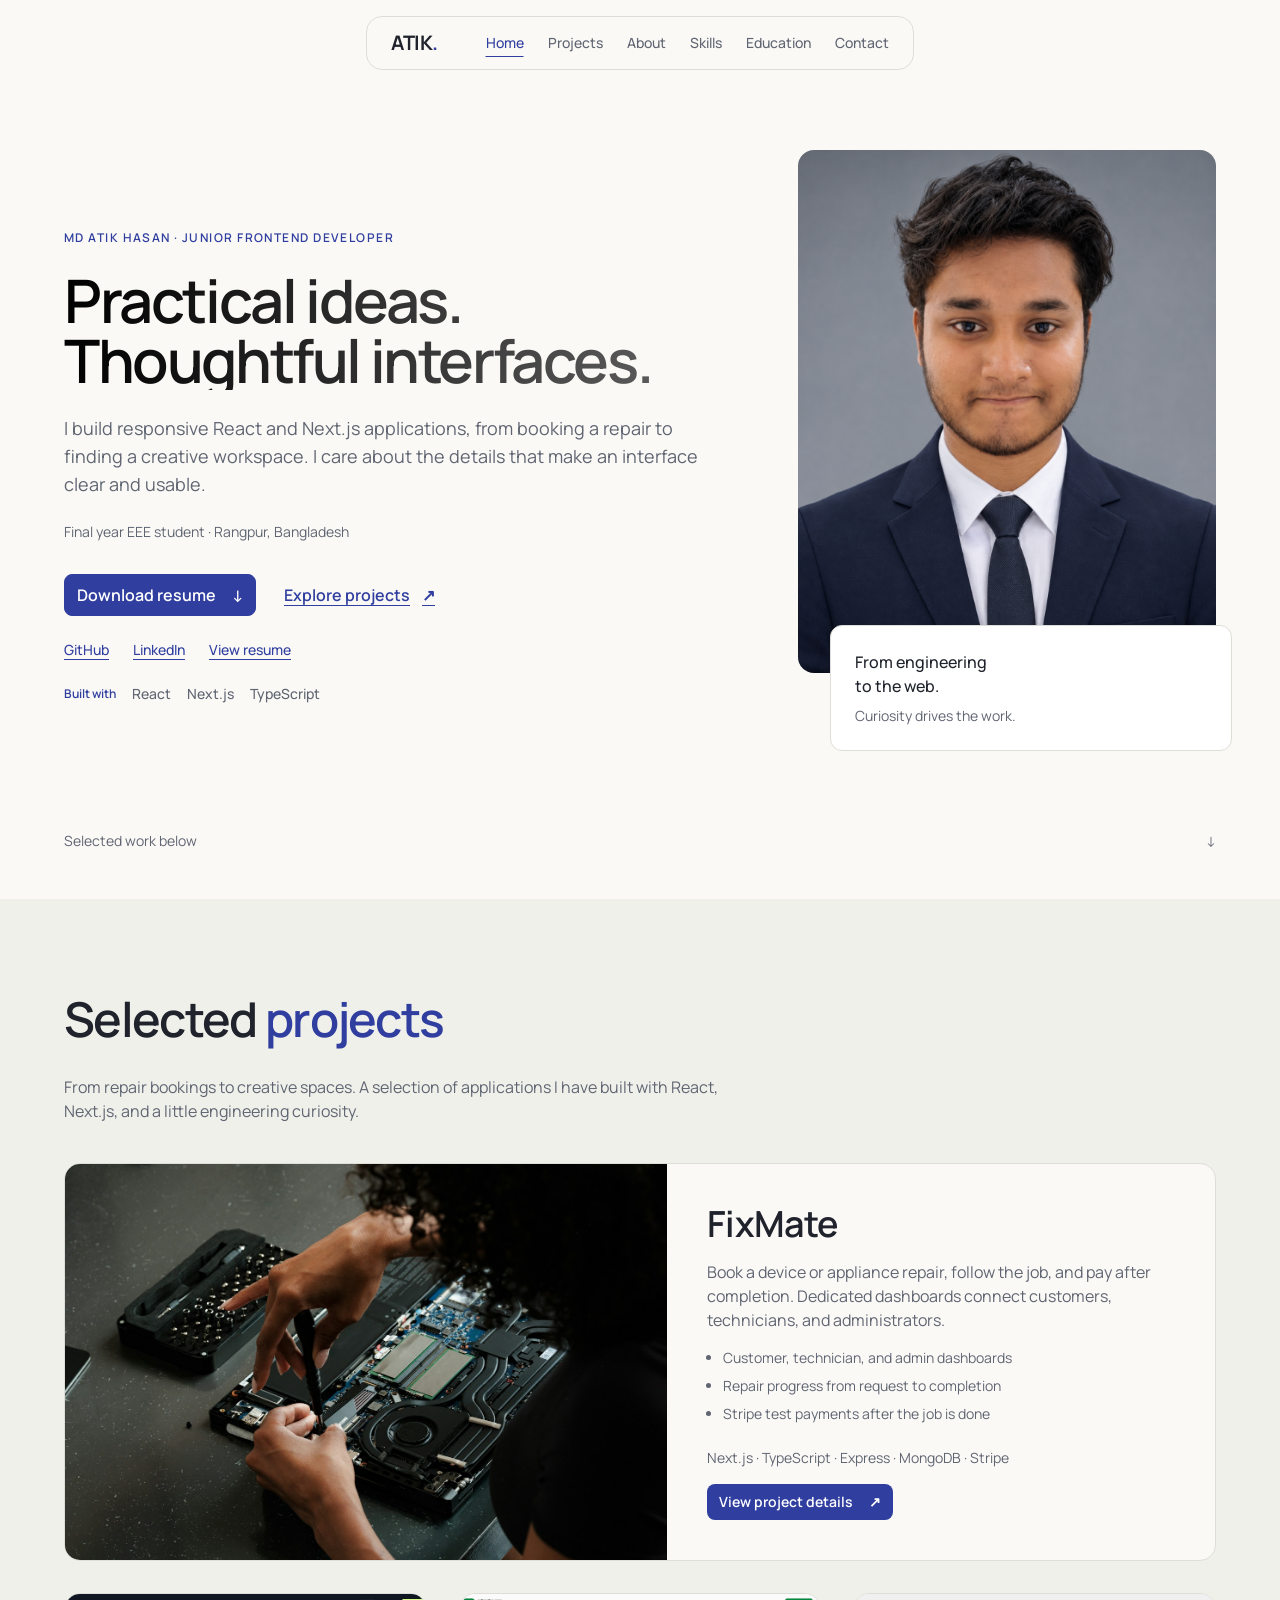
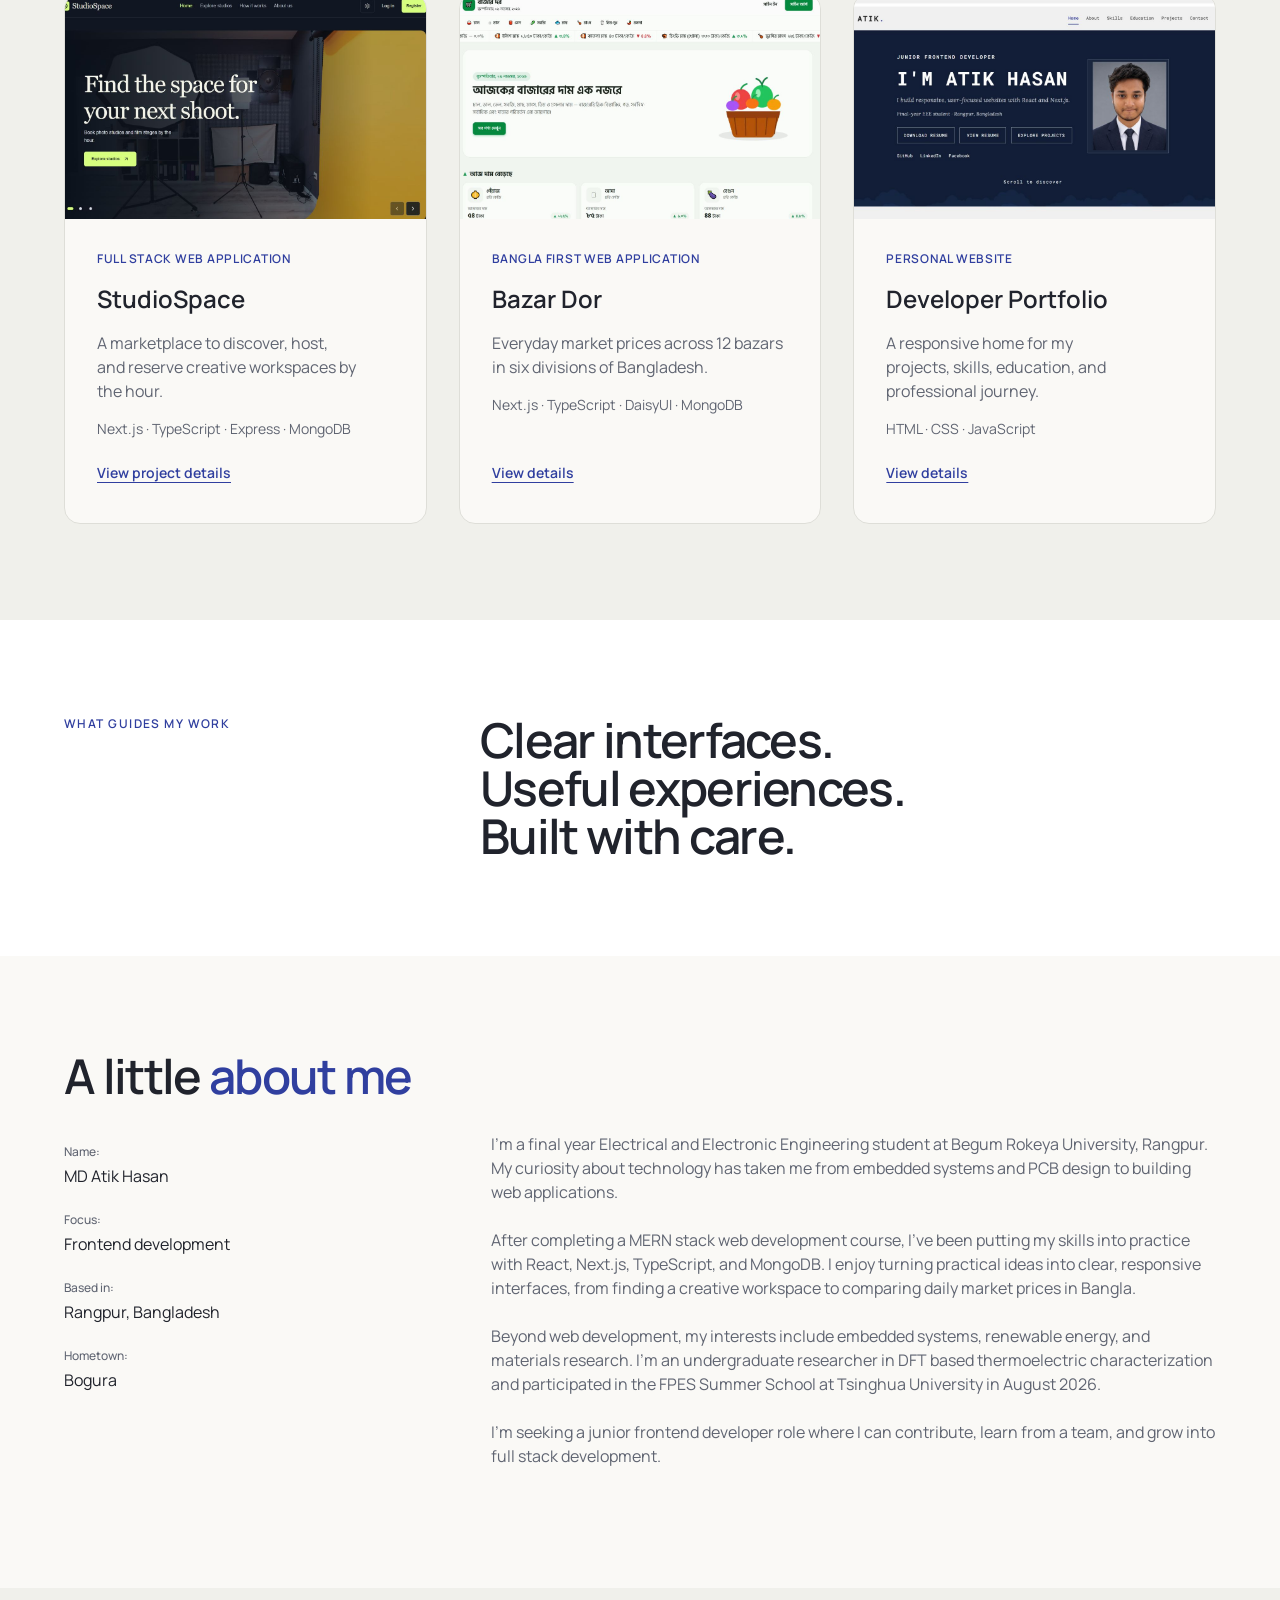
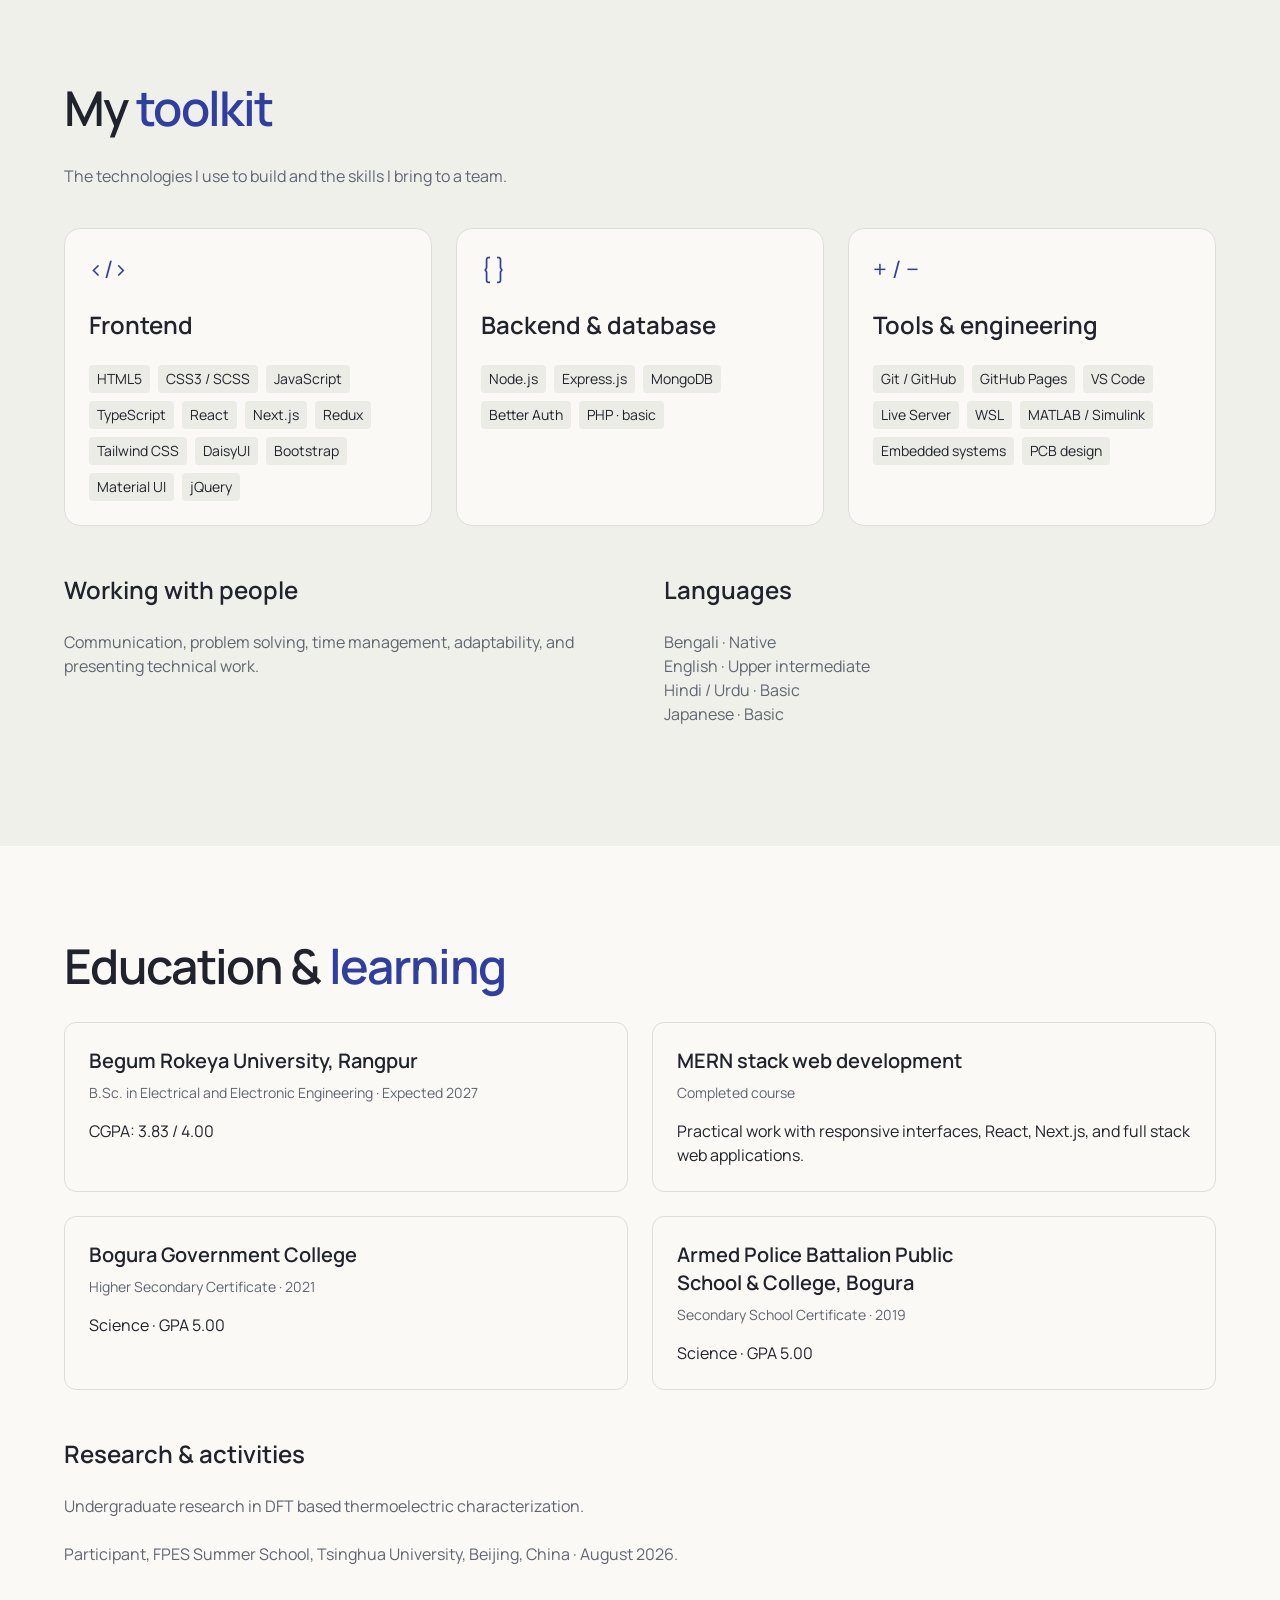
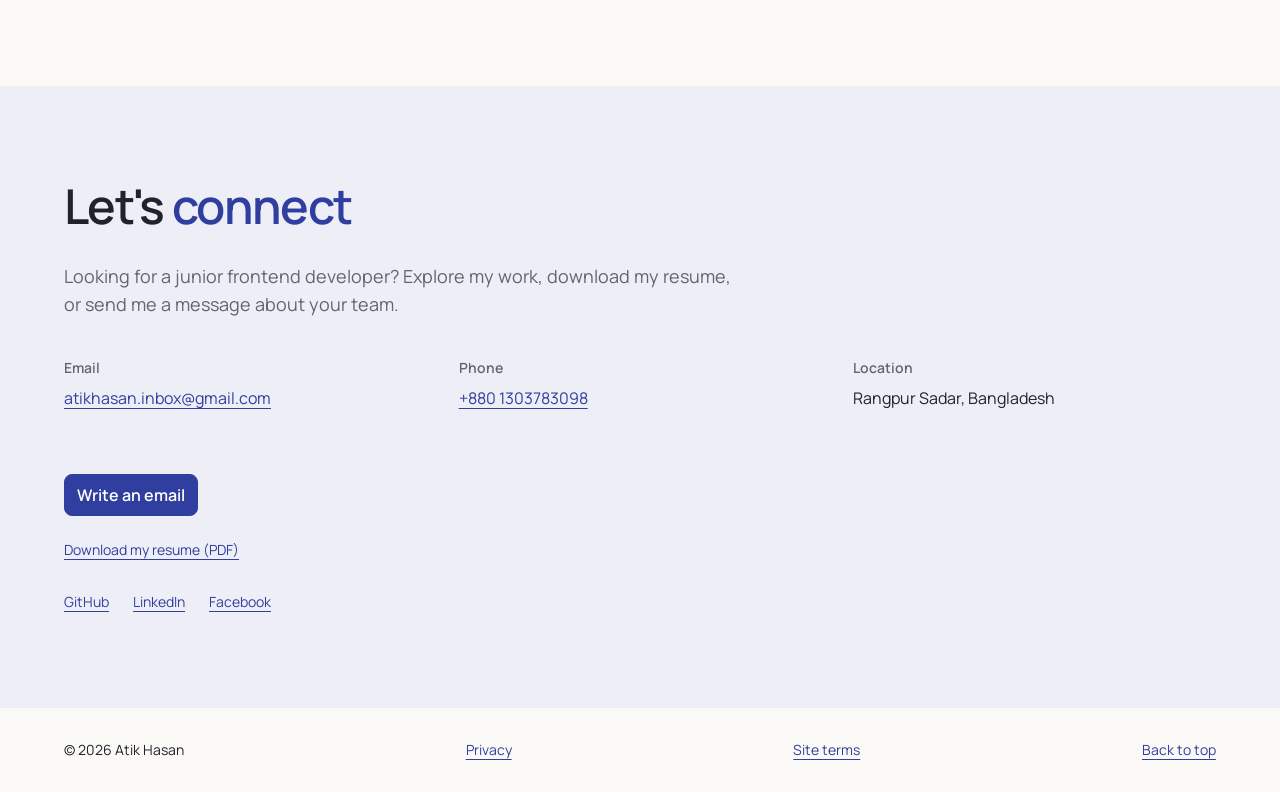
<file: index.html>
<!DOCTYPE html>
<html lang="en">
<head>
<meta charset="utf-8"><meta name="viewport" content="width=device-width, initial-scale=1">
<title>Atik Hasan | Junior Frontend Developer</title>
<meta name="description" content="Explore Atik Hasan's React and Next.js projects, including FixMate, StudioSpace, and Bazar Dor. Junior frontend developer based in Bangladesh.">
<meta property="og:title" content="Atik Hasan | Junior Frontend Developer"><meta property="og:description" content="Practical ideas, thoughtful interfaces. Explore my React and Next.js projects."><meta property="og:type" content="website"><meta property="og:url" content="https://atikhasandev.github.io/"><meta property="og:image" content="https://atikhasandev.github.io/img/portfolio/fixmate.jpg"><meta name="twitter:card" content="summary_large_image"><link rel="canonical" href="https://atikhasandev.github.io/">
<link rel="icon" href="assets/favicon.svg" type="image/svg+xml"><link rel="stylesheet" href="css/refresh.css"><script src="js/script.js" defer></script>
</head>
<body>
<a class="skip-link" href="#main-content">Skip to content</a>
<div class="main-content">
<header class="site-header"><a class="brand" href="#intro">ATIK<span class="color">.</span></a><button class="nav-toggle" aria-expanded="false" aria-controls="site-nav">Menu</button><nav id="site-nav" aria-label="Main navigation"><a href="#intro" aria-current="location">Home</a><a href="#portfolio">Projects</a><a href="#about">About</a><a href="#skills">Skills</a><a href="#resume">Education</a><a href="#contact">Contact</a></nav></header>
<main id="main-content" class="sections" tabindex="-1">
<section id="intro" class="section section-main" aria-labelledby="intro-title">
<div class="hero-layout"><div class="intro-text"><p class="eyebrow caption-3">MD Atik Hasan · Junior frontend developer</p><h1 id="intro-title" class="heading-1">Practical ideas.<br>Thoughtful interfaces.</h1><p class="hero-description body-3">I build responsive React and Next.js applications, from booking a repair to finding a creative workspace. I care about the details that make an interface clear and usable.</p><p class="hero-note caption-2">Final year EEE student · Rangpur, Bangladesh</p><div class="intro-btns"><a class="btn-custom button-md" href="assets/Atik_Hasan_Resume.pdf" download>Download resume <span aria-hidden="true">↓</span></a><a class="secondary-action button-md" href="#portfolio">Explore projects <span aria-hidden="true">↗</span></a></div><div class="hero-social social-links" aria-label="Professional profiles"><a href="https://github.com/AtikHasanDev">GitHub</a><a href="https://www.linkedin.com/in/atikhasan-">LinkedIn</a><a href="assets/resume.html">View resume</a></div><div class="hero-proof"><span class="caption-3">Built with</span><span class="title-4">React</span><span class="title-4">Next.js</span><span class="title-4">TypeScript</span></div></div><div class="hero-visual"><div class="portrait-frame"><img class="portrait" src="img/profile-professional.png" alt="Atik Hasan in a navy suit" width="1122" height="1402"></div><div class="portrait-caption"><span class="title-3">From engineering<br>to the web.</span><span class="caption-2">Curiosity drives the work.</span></div></div></div><a class="scroll-cue caption-2" href="#portfolio">Selected work below <span aria-hidden="true">↓</span></a>
</section><section id="portfolio" class="section" aria-labelledby="projects-title"><div class="section-block"><div class="section-header"><h2 class="heading-2" id="projects-title">Selected <strong class="color">projects</strong></h2></div><p class="section-lead">From repair bookings to creative spaces. A selection of applications I have built with React, Next.js, and a little engineering curiosity.</p><div class="project-grid"><article class="project-card featured-project"><a class="project-image-link" href="projects/fixmate.html" aria-label="Explore FixMate"><img src="img/portfolio/fixmate.jpg" alt="Device repair workbench featured in FixMate" loading="lazy" width="1536" height="1024"></a><div class="project-content"><h3 class="heading-5">FixMate</h3><p>Book a device or appliance repair, follow the job, and pay after completion. Dedicated dashboards connect customers, technicians, and administrators.</p><ul class="project-highlights"><li>Customer, technician, and admin dashboards</li><li>Repair progress from request to completion</li><li>Stripe test payments after the job is done</li></ul><p class="project-stack caption-2">Next.js · TypeScript · Express · MongoDB · Stripe</p><a class="detail-link button-sm" href="projects/fixmate.html">View project details <span aria-hidden="true">↗</span><span class="sr-only"> about FixMate</span></a></div></article>
<article class="project-card"><img src="img/portfolio/studiospace.jpg" alt="StudioSpace creative studio marketplace homepage" loading="lazy" width="1280" height="720"><div class="project-content"><p class="project-type">Full stack web application</p><h3>StudioSpace</h3><p>A marketplace to discover, host, and reserve creative workspaces by the hour.</p><p class="project-stack">Next.js · TypeScript · Express · MongoDB</p><a class="detail-link" href="projects/studiospace.html">View project details<span class="sr-only"> about StudioSpace</span></a></div></article>
<article class="project-card"><img src="img/portfolio/bazardor.jpg" alt="Bazar Dor Bangla market price tracker homepage" loading="lazy" width="1280" height="720"><div class="project-content"><p class="project-type">Bangla first web application</p><h3>Bazar Dor</h3><p>Everyday market prices across 12 bazars in six divisions of Bangladesh.</p><p class="project-stack">Next.js · TypeScript · DaisyUI · MongoDB</p><a class="detail-link" href="projects/bazardor.html">View details<span class="sr-only"> about Bazar Dor</span></a></div></article>
<article class="project-card"><img src="img/portfolio/portfolio.jpg" alt="Atik Hasan developer portfolio homepage" loading="lazy" width="1280" height="720"><div class="project-content"><p class="project-type">Personal website</p><h3>Developer Portfolio</h3><p>A responsive home for my projects, skills, education, and professional journey.</p><p class="project-stack">HTML · CSS · JavaScript</p><a class="detail-link" href="projects/portfolio.html">View details<span class="sr-only"> about Developer Portfolio</span></a></div></article>
</div></div></section><section class="section tagline-section" aria-labelledby="tagline-title"><div class="section-block"><p class="eyebrow caption-3">What guides my work</p><h2 class="heading-2 tagline" id="tagline-title"><span>Clear</span> <span>interfaces.</span><br><span>Useful</span> <span>experiences.</span><br><span>Built</span> <span>with</span> <span>care.</span></h2></div></section>
<section id="about" class="section" aria-labelledby="about-title"><div class="section-block"><div class="section-header"><h2 class="heading-2" id="about-title">A little <strong class="color">about me</strong></h2></div><div class="about-layout"><ul class="info-list"><li><strong>Name:</strong> <span>MD Atik Hasan</span></li><li><strong>Focus:</strong> <span>Frontend development</span></li><li><strong>Based in:</strong> <span>Rangpur, Bangladesh</span></li><li><strong>Hometown:</strong> <span>Bogura</span></li></ul><div class="about-text"><p>I'm a final year Electrical and Electronic Engineering student at Begum Rokeya University, Rangpur. My curiosity about technology has taken me from embedded systems and PCB design to building web applications.</p><p>After completing a MERN stack web development course, I've been putting my skills into practice with React, Next.js, TypeScript, and MongoDB. I enjoy turning practical ideas into clear, responsive interfaces, from finding a creative workspace to comparing daily market prices in Bangla.</p><p>Beyond web development, my interests include embedded systems, renewable energy, and materials research. I'm an undergraduate researcher in DFT based thermoelectric characterization and participated in the FPES Summer School at Tsinghua University in August 2026.</p><p>I'm seeking a junior frontend developer role where I can contribute, learn from a team, and grow into full stack development.</p></div></div></div></section>
<section id="skills" class="section" aria-labelledby="skills-title"><div class="section-block"><div class="section-header"><h2 class="heading-2" id="skills-title">My <strong class="color">toolkit</strong></h2></div><p class="section-lead">The technologies I use to build and the skills I bring to a team.</p><div class="skill-grid">
<article class="skill-category"><span class="skill-symbol" aria-hidden="true">&lt;/&gt;</span><h3>Frontend</h3><ul class="skill-tags"><li>HTML5</li><li>CSS3 / SCSS</li><li>JavaScript</li><li>TypeScript</li><li>React</li><li>Next.js</li><li>Redux</li><li>Tailwind CSS</li><li>DaisyUI</li><li>Bootstrap</li><li>Material UI</li><li>jQuery</li></ul></article>
<article class="skill-category"><span class="skill-symbol" aria-hidden="true">{ }</span><h3>Backend &amp; database</h3><ul class="skill-tags"><li>Node.js</li><li>Express.js</li><li>MongoDB</li><li>Better Auth</li><li>PHP · basic</li></ul></article>
<article class="skill-category"><span class="skill-symbol" aria-hidden="true">+ / −</span><h3>Tools &amp; engineering</h3><ul class="skill-tags"><li>Git / GitHub</li><li>GitHub Pages</li><li>VS Code</li><li>Live Server</li><li>WSL</li><li>MATLAB / Simulink</li><li>Embedded systems</li><li>PCB design</li></ul></article></div>
<div class="skills-extra"><div><h3>Working with people</h3><p>Communication, problem solving, time management, adaptability, and presenting technical work.</p></div><div><h3>Languages</h3><p>Bengali · Native<br>English · Upper intermediate<br>Hindi / Urdu · Basic<br>Japanese · Basic</p></div></div></div></section>
<section id="resume" class="section" aria-labelledby="education-title"><div class="section-block"><div class="section-header"><h2 class="heading-2" id="education-title">Education &amp; <strong class="color">learning</strong></h2></div><ul class="timeline">
<li><div class="timeline-content"><h3>Begum Rokeya University, Rangpur</h3><em>B.Sc. in Electrical and Electronic Engineering · Expected 2027</em><p>CGPA: 3.83 / 4.00</p></div></li>
<li><div class="timeline-content"><h3>MERN stack web development</h3><em>Completed course</em><p>Practical work with responsive interfaces, React, Next.js, and full stack web applications.</p></div></li>
<li><div class="timeline-content"><h3>Bogura Government College</h3><em>Higher Secondary Certificate · 2021</em><p>Science · GPA 5.00</p></div></li>
<li><div class="timeline-content"><h3>Armed Police Battalion Public School &amp; College, Bogura</h3><em>Secondary School Certificate · 2019</em><p>Science · GPA 5.00</p></div></li></ul>
<div class="research-note"><h3>Research &amp; activities</h3><p>Undergraduate research in DFT based thermoelectric characterization.</p><p>Participant, FPES Summer School, Tsinghua University, Beijing, China · August 2026.</p></div></div></section>

<section id="contact" class="section" aria-labelledby="contact-title"><div class="section-block"><div class="section-header"><h2 class="heading-2" id="contact-title">Let's <strong class="color">connect</strong></h2></div><p class="contact-intro">Looking for a junior frontend developer? Explore my work, download my resume, or send me a message about your team.</p><div class="contact-grid"><div><h3>Email</h3><a href="mailto:atikhasan.inbox@gmail.com">atikhasan.inbox@gmail.com</a></div><div><h3>Phone</h3><a href="tel:+8801303783098">+880 1303783098</a></div><div><h3>Location</h3><p>Rangpur Sadar, Bangladesh</p></div></div><a class="btn-custom btn-color" href="mailto:atikhasan.inbox@gmail.com">Write an email</a><p class="resume-link"><a href="assets/Atik_Hasan_Resume.pdf" download>Download my resume (PDF)</a></p><div class="social-links"><a href="https://github.com/AtikHasanDev">GitHub</a><a href="https://www.linkedin.com/in/atikhasan-">LinkedIn</a><a href="https://www.facebook.com/atikhasan.inbox">Facebook</a></div></div></section>
</main><footer class="site-footer"><p>© <span id="year">2026</span> Atik Hasan</p><a href="privacy.html">Privacy</a><a href="terms.html">Site terms</a><a href="#intro">Back to top</a></footer></div>
</body></html>
</file>
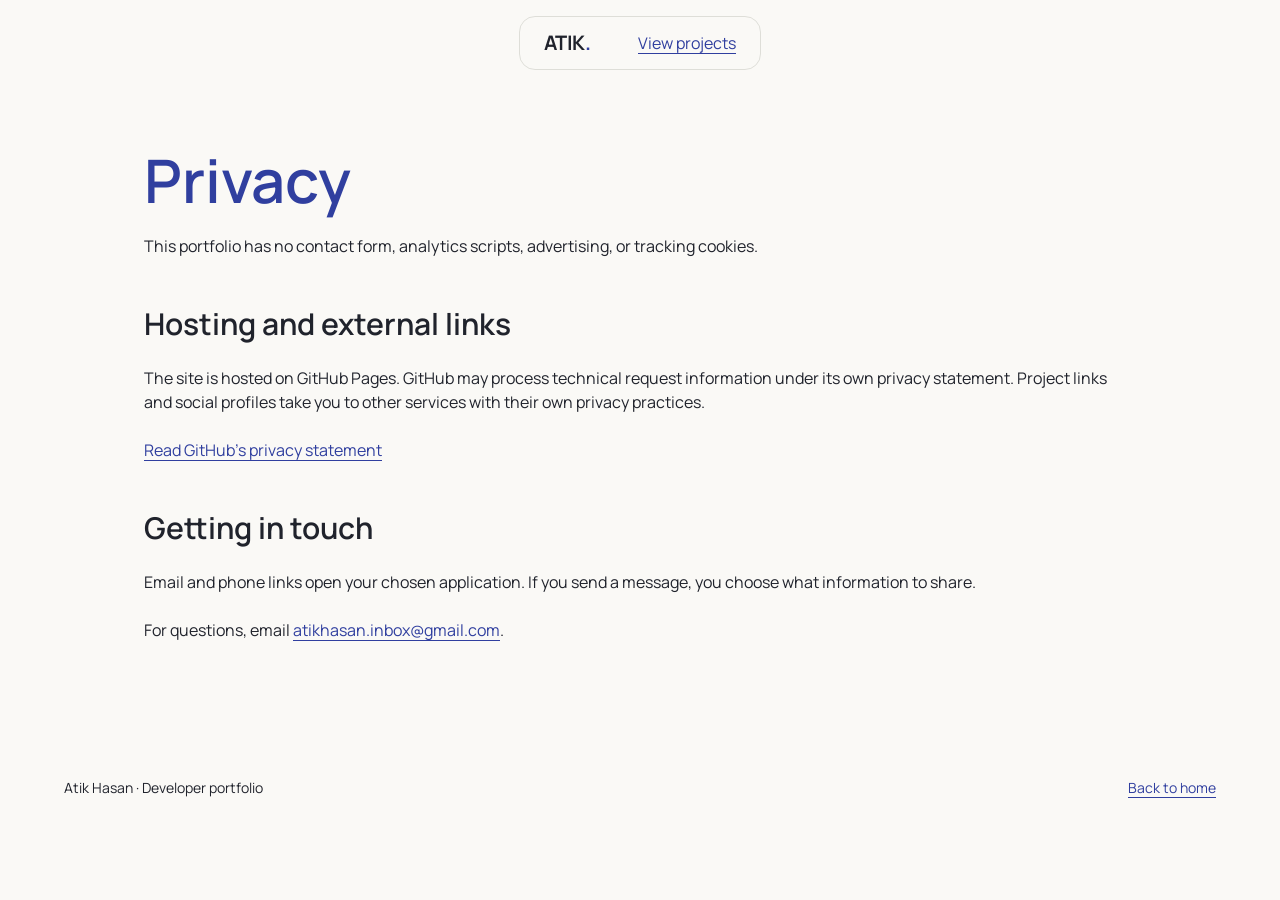
<file: privacy.html>
<!DOCTYPE html><html lang="en"><head><meta charset="utf-8"><meta name="viewport" content="width=device-width,initial-scale=1"><title>Privacy | Atik Hasan</title><meta name="description" content="Privacy for Atik Hasan's developer portfolio."><link rel="icon" href="assets/favicon.svg" type="image/svg+xml"><link rel="stylesheet" href="css/refresh.css"></head><body><a class="skip-link" href="#main-content">Skip to content</a><header class="site-header"><a class="brand" href="index.html">ATIK<span class="color">.</span></a><a href="index.html#portfolio">View projects</a></header><main id="main-content" class="detail-page" tabindex="-1"><h1>Privacy</h1><p>This portfolio has no contact form, analytics scripts, advertising, or tracking cookies.</p><h2>Hosting and external links</h2><p>The site is hosted on GitHub Pages. GitHub may process technical request information under its own privacy statement. Project links and social profiles take you to other services with their own privacy practices.</p><p><a href="https://docs.github.com/en/site-policy/privacy-policies/github-general-privacy-statement">Read GitHub’s privacy statement</a></p><h2>Getting in touch</h2><p>Email and phone links open your chosen application. If you send a message, you choose what information to share.</p><p>For questions, email <a href="mailto:atikhasan.inbox@gmail.com">atikhasan.inbox@gmail.com</a>.</p></main><footer class="site-footer"><p>Atik Hasan · Developer portfolio</p><a href="index.html">Back to home</a></footer></body></html>
</file>
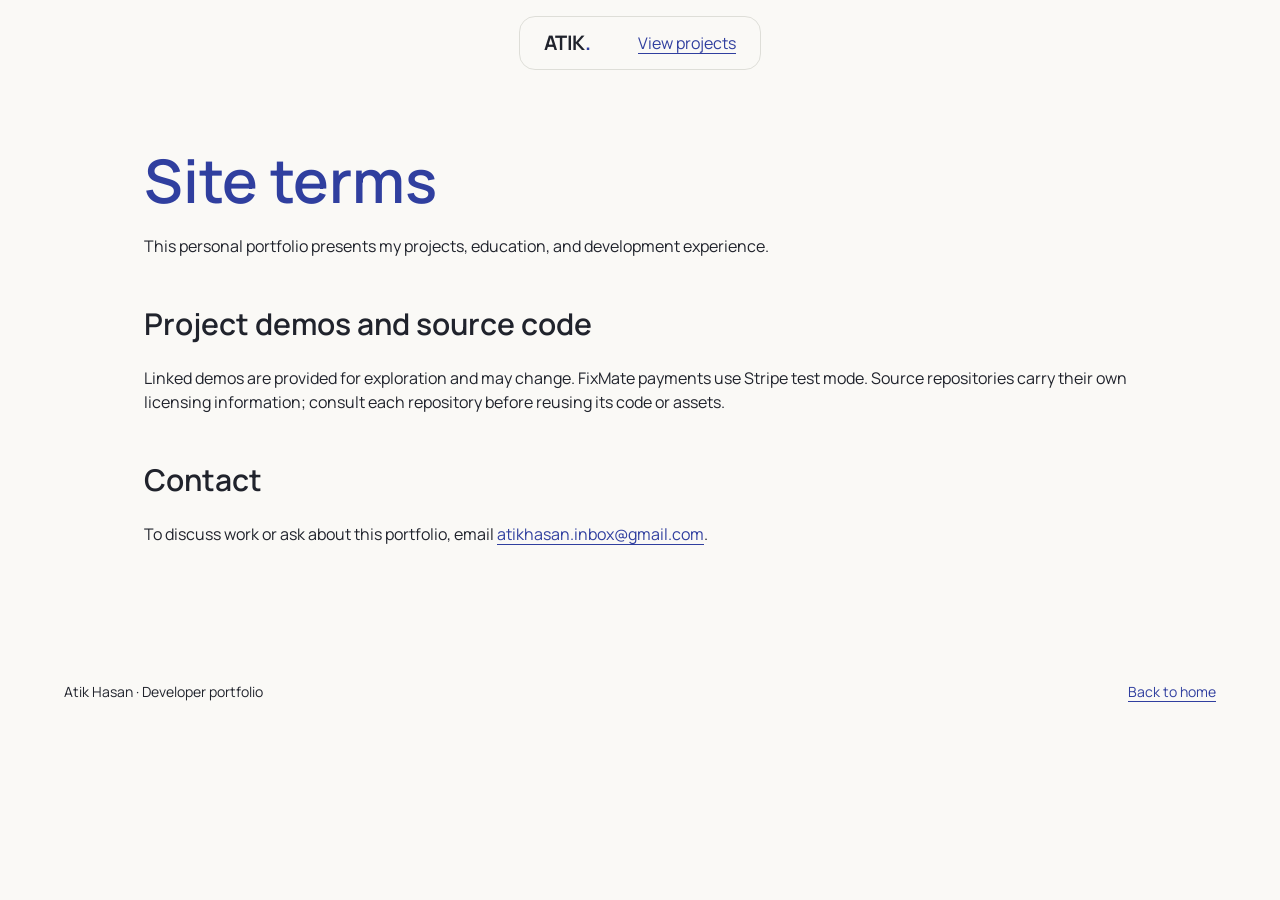
<file: terms.html>
<!DOCTYPE html><html lang="en"><head><meta charset="utf-8"><meta name="viewport" content="width=device-width,initial-scale=1"><title>Site terms | Atik Hasan</title><meta name="description" content="Site terms for Atik Hasan's developer portfolio."><link rel="icon" href="assets/favicon.svg" type="image/svg+xml"><link rel="stylesheet" href="css/refresh.css"></head><body><a class="skip-link" href="#main-content">Skip to content</a><header class="site-header"><a class="brand" href="index.html">ATIK<span class="color">.</span></a><a href="index.html#portfolio">View projects</a></header><main id="main-content" class="detail-page" tabindex="-1"><h1>Site terms</h1><p>This personal portfolio presents my projects, education, and development experience.</p><h2>Project demos and source code</h2><p>Linked demos are provided for exploration and may change. FixMate payments use Stripe test mode. Source repositories carry their own licensing information; consult each repository before reusing its code or assets.</p><h2>Contact</h2><p>To discuss work or ask about this portfolio, email <a href="mailto:atikhasan.inbox@gmail.com">atikhasan.inbox@gmail.com</a>.</p></main><footer class="site-footer"><p>Atik Hasan · Developer portfolio</p><a href="index.html">Back to home</a></footer></body></html>
</file>
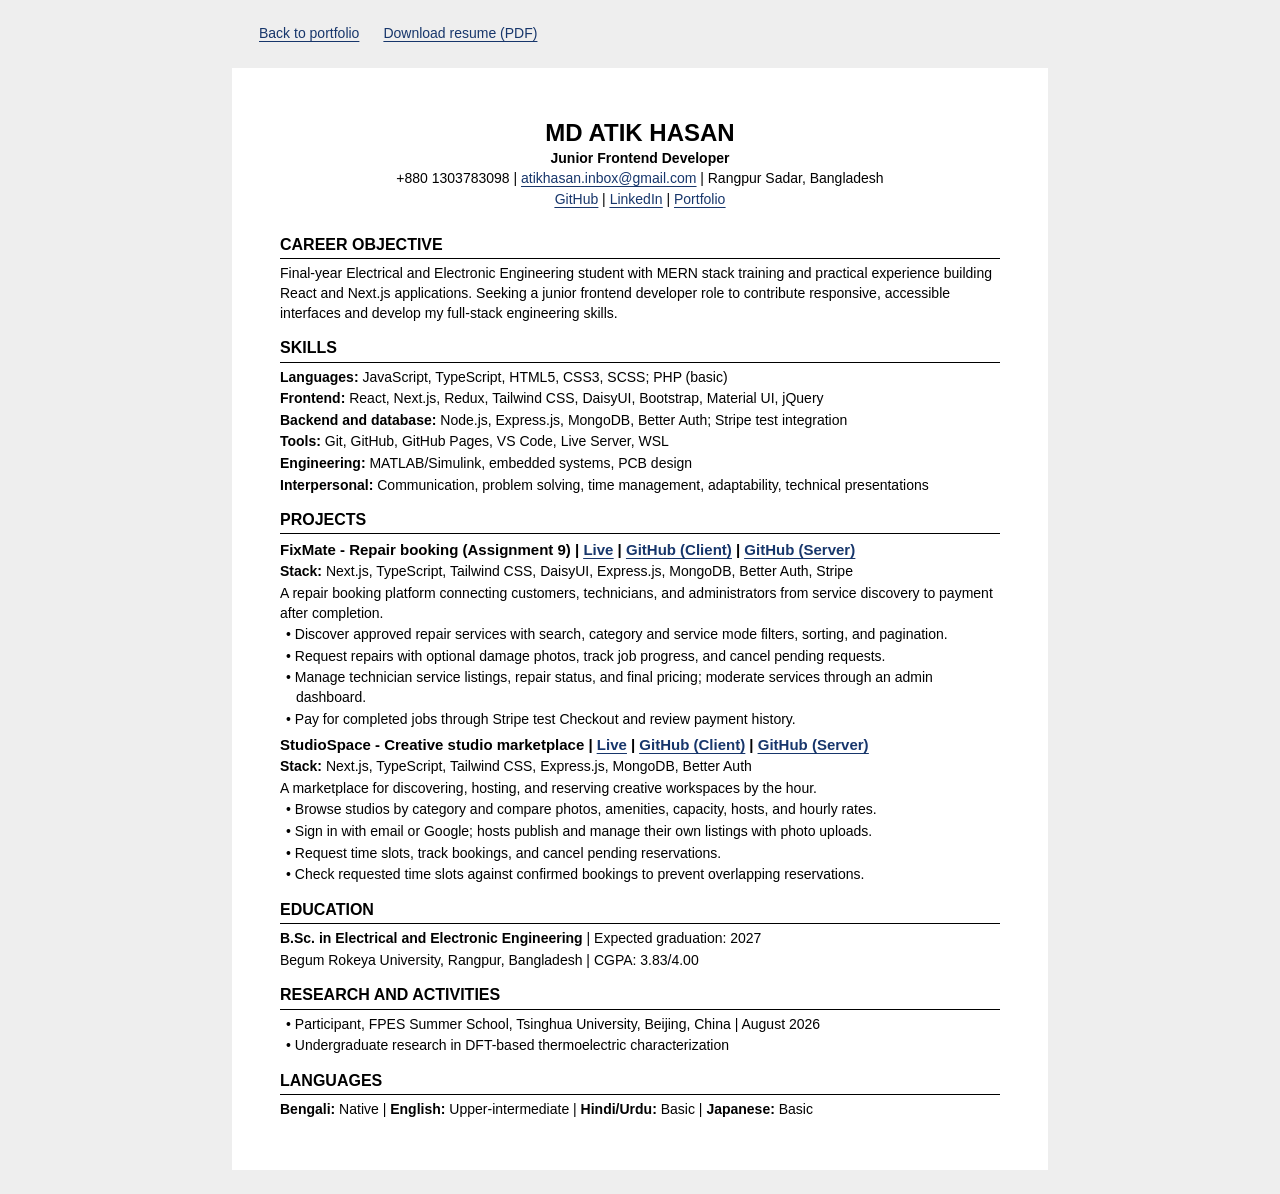
<file: assets/resume.html>
<!DOCTYPE html><html lang="en"><head><meta charset="utf-8"><meta name="viewport" content="width=device-width,initial-scale=1"><title>MD Atik Hasan | Resume</title><style>
*{box-sizing:border-box}body{font-family:Arial,sans-serif;color:#000;background:#eee;margin:0;font-size:14px;line-height:1.4}.resume{max-width:794px;background:white;margin:24px auto;padding:40px}h1{font-size:28px;margin:0 0 4px}h2{font-size:16px;margin:20px 0 8px}h3{font-size:15px;margin:8px 0 4px}p{margin:0 0 5px}.role{font-weight:bold}.bullet{padding-left:12px;text-indent:-8px}a{color:#17366b;text-underline-offset:3px}.toolbar{max-width:794px;margin:24px auto;display:flex;gap:24px;padding:0 16px}a:focus-visible{outline:2px solid #17366b;outline-offset:4px}@media(max-width:600px){.resume{margin:0;padding:24px}}@media print{body{background:white}.toolbar{display:none}.resume{margin:0;padding:0;max-width:none}body{font-size:10pt}h1{font-size:22pt}h2{font-size:11pt;margin-top:10pt}h3{font-size:10.5pt}}
h1,.role,.contact{text-align:center}h1{font-size:24px;margin:0}.role{margin:0}h2{border-bottom:1px solid #000;padding-bottom:2px;margin:14px 0 5px}.resume{max-width:816px;padding:48px}p{margin-bottom:2px}.project{margin:5px 0 2px}.bullet{padding-left:16px;text-indent:-10px}.contact+h2{margin-top:24px}@media(max-width:600px){.resume{padding:24px}}@media print{.resume{padding:0}h1{font-size:18pt}h2{margin-top:8pt}body{line-height:1.2}}
</style></head><body><nav class="toolbar" aria-label="Resume actions"><a href="../index.html">Back to portfolio</a><a href="Atik_Hasan_Resume.pdf" download>Download resume (PDF)</a></nav><main class="resume"><h1 class="name">MD ATIK HASAN</h1>
<p class="role">Junior Frontend Developer</p>
<p class="contact">+880 1303783098 | <a href="mailto:atikhasan.inbox@gmail.com"><u>atikhasan.inbox@gmail.com</u></a> | Rangpur Sadar, Bangladesh</p>
<p class="contact"><a href="https://github.com/AtikHasanDev"><u>GitHub</u></a> | <a href="https://www.linkedin.com/in/atikhasan-"><u>LinkedIn</u></a> | <a href="https://atikhasandev.github.io/"><u>Portfolio</u></a></p>
<h2 class="section">CAREER OBJECTIVE</h2>
<p class="body">Final-year Electrical and Electronic Engineering student with MERN stack training and practical experience building React and Next.js applications. Seeking a junior frontend developer role to contribute responsive, accessible interfaces and develop my full-stack engineering skills.</p>
<h2 class="section">SKILLS</h2>
<p class="body"><b>Languages:</b> JavaScript, TypeScript, HTML5, CSS3, SCSS; PHP (basic)</p>
<p class="body"><b>Frontend:</b> React, Next.js, Redux, Tailwind CSS, DaisyUI, Bootstrap, Material UI, jQuery</p>
<p class="body"><b>Backend and database:</b> Node.js, Express.js, MongoDB, Better Auth; Stripe test integration</p>
<p class="body"><b>Tools:</b> Git, GitHub, GitHub Pages, VS Code, Live Server, WSL</p>
<p class="body"><b>Engineering:</b> MATLAB/Simulink, embedded systems, PCB design</p>
<p class="body"><b>Interpersonal:</b> Communication, problem solving, time management, adaptability, technical presentations</p>
<h2 class="section">PROJECTS</h2>
<h3 class="project">FixMate - Repair booking (Assignment 9) | <a href="https://fixmate-atikhasan.vercel.app"><u>Live</u></a> | <a href="https://github.com/AtikHasanDev/Assignment-9"><u>GitHub (Client)</u></a> | <a href="https://github.com/AtikHasanDev/Assignemnt-9-server"><u>GitHub (Server)</u></a></h3>
<p class="body"><b>Stack:</b> Next.js, TypeScript, Tailwind CSS, DaisyUI, Express.js, MongoDB, Better Auth, Stripe</p>
<p class="body">A repair booking platform connecting customers, technicians, and administrators from service discovery to payment after completion.</p>
<p class="bullet">&#8226; Discover approved repair services with search, category and service mode filters, sorting, and pagination.</p>
<p class="bullet">&#8226; Request repairs with optional damage photos, track job progress, and cancel pending requests.</p>
<p class="bullet">&#8226; Manage technician service listings, repair status, and final pricing; moderate services through an admin dashboard.</p>
<p class="bullet">&#8226; Pay for completed jobs through Stripe test Checkout and review payment history.</p>
<h3 class="project">StudioSpace - Creative studio marketplace | <a href="https://studiospace-atik.vercel.app/"><u>Live</u></a> | <a href="https://github.com/AtikHasanDev/Assignment-8"><u>GitHub (Client)</u></a> | <a href="https://github.com/AtikHasanDev/Assignment-8-server"><u>GitHub (Server)</u></a></h3>
<p class="body"><b>Stack:</b> Next.js, TypeScript, Tailwind CSS, Express.js, MongoDB, Better Auth</p>
<p class="body">A marketplace for discovering, hosting, and reserving creative workspaces by the hour.</p>
<p class="bullet">&#8226; Browse studios by category and compare photos, amenities, capacity, hosts, and hourly rates.</p>
<p class="bullet">&#8226; Sign in with email or Google; hosts publish and manage their own listings with photo uploads.</p>
<p class="bullet">&#8226; Request time slots, track bookings, and cancel pending reservations.</p>
<p class="bullet">&#8226; Check requested time slots against confirmed bookings to prevent overlapping reservations.</p>
<h2 class="section">EDUCATION</h2>
<p class="body"><b>B.Sc. in Electrical and Electronic Engineering</b> | Expected graduation: 2027</p>
<p class="body">Begum Rokeya University, Rangpur, Bangladesh | CGPA: 3.83/4.00</p>
<h2 class="section">RESEARCH AND ACTIVITIES</h2>
<p class="bullet">&#8226; Participant, FPES Summer School, Tsinghua University, Beijing, China | August 2026</p>
<p class="bullet">&#8226; Undergraduate research in DFT-based thermoelectric characterization</p>
<h2 class="section">LANGUAGES</h2>
<p class="body"><b>Bengali:</b> Native | <b>English:</b> Upper-intermediate | <b>Hindi/Urdu:</b> Basic | <b>Japanese:</b> Basic</p></main></body></html>
</file>
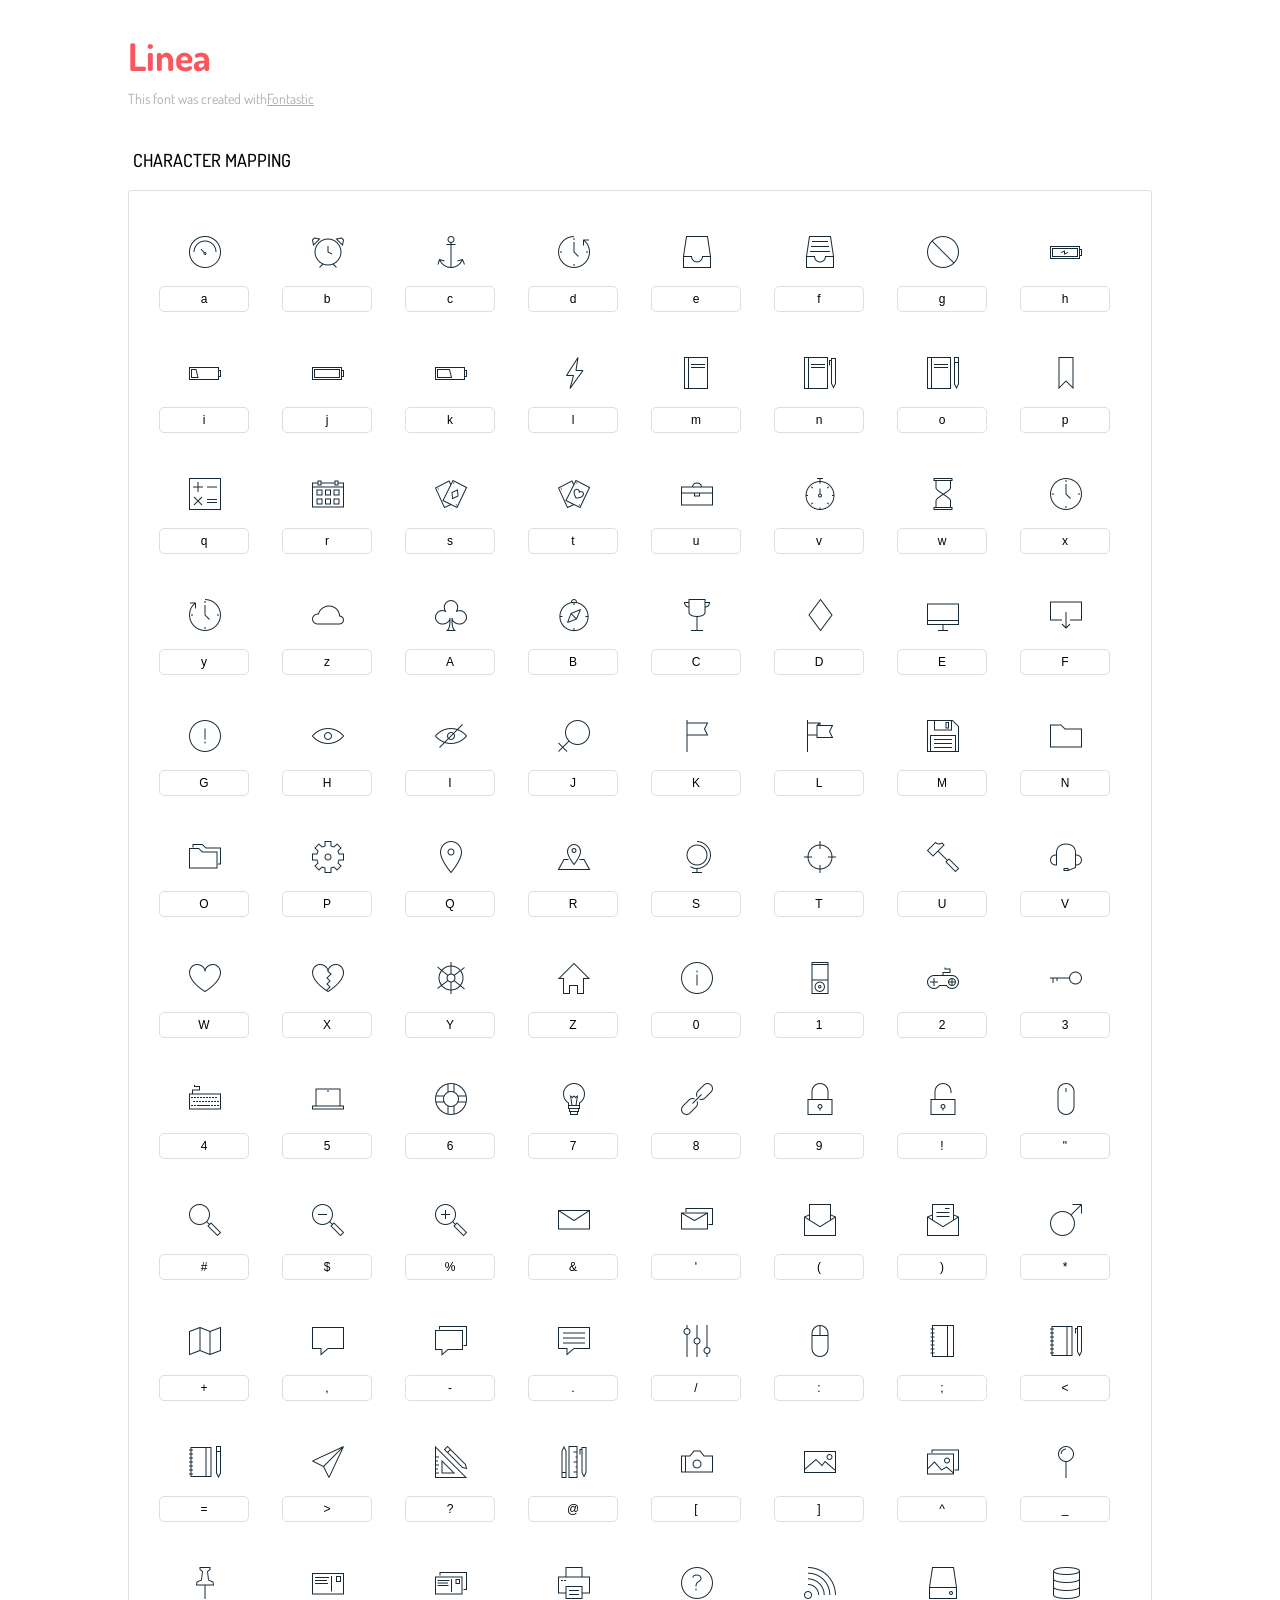
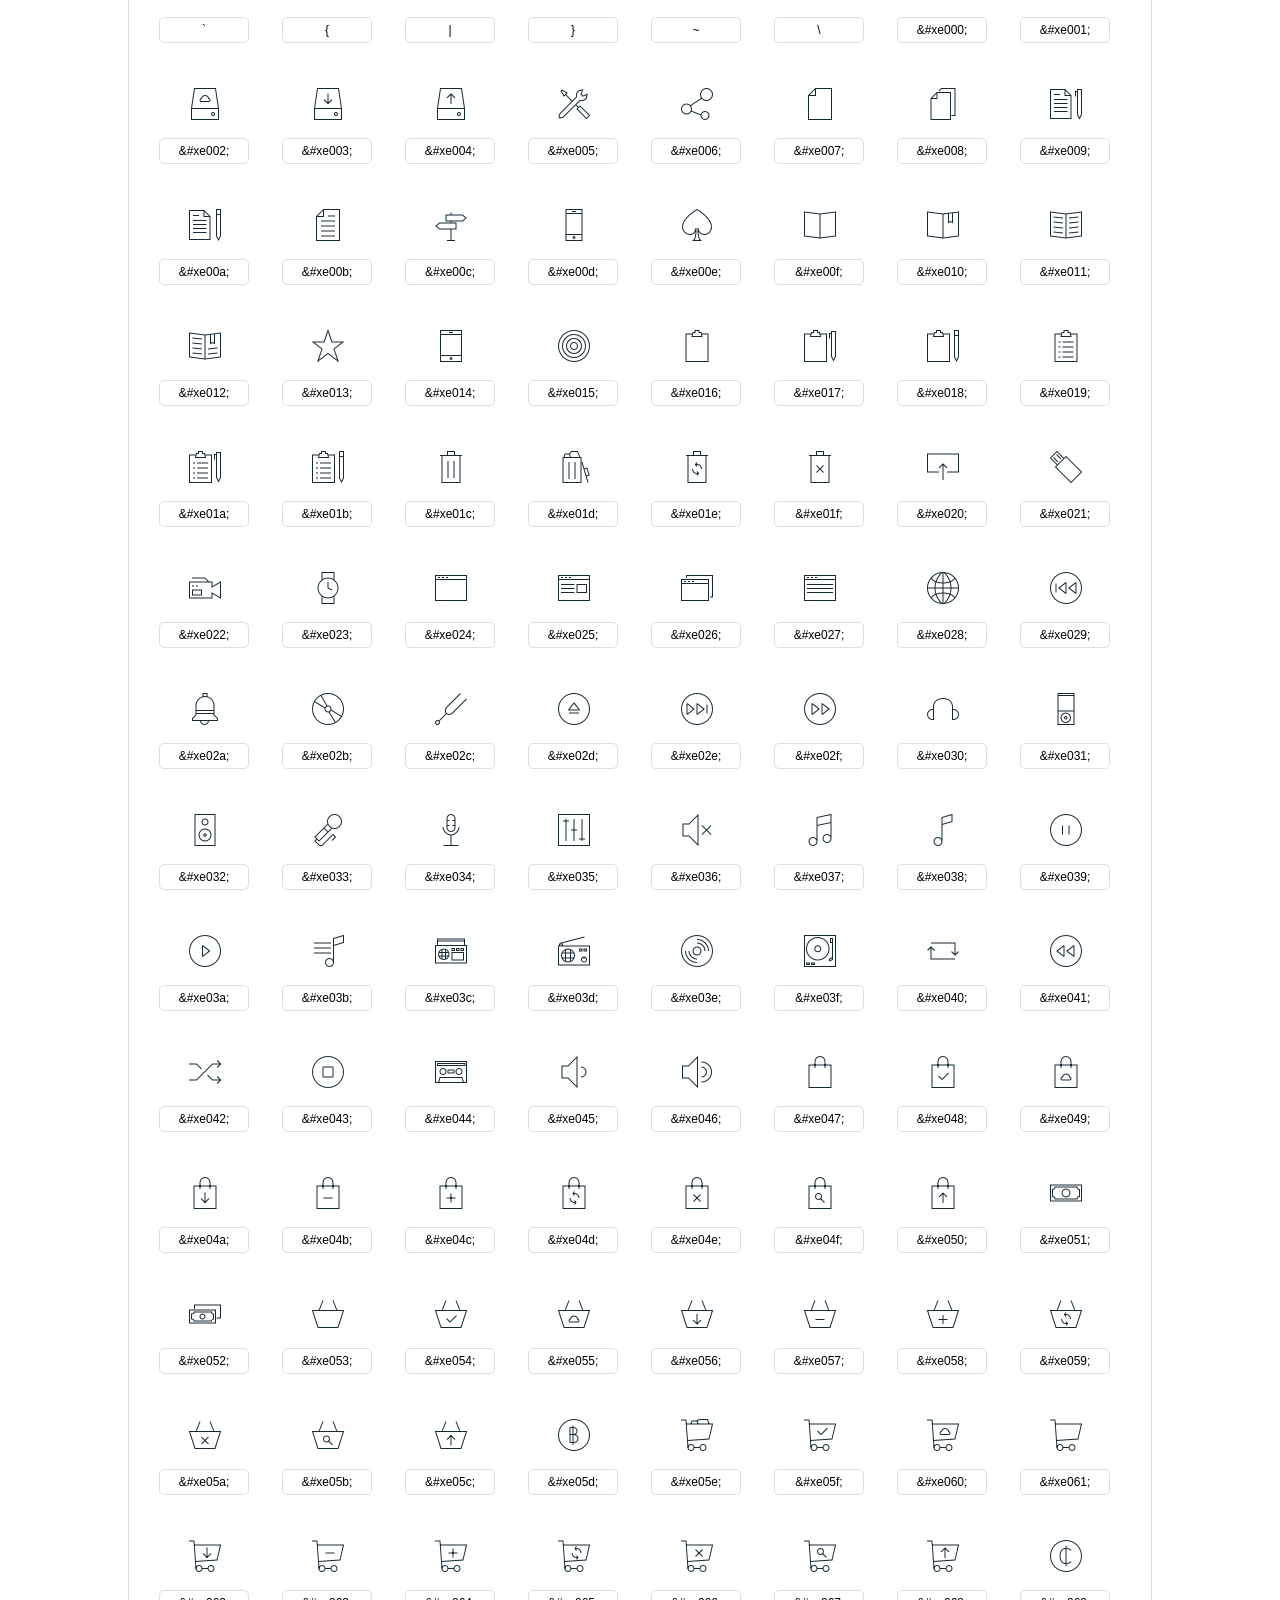
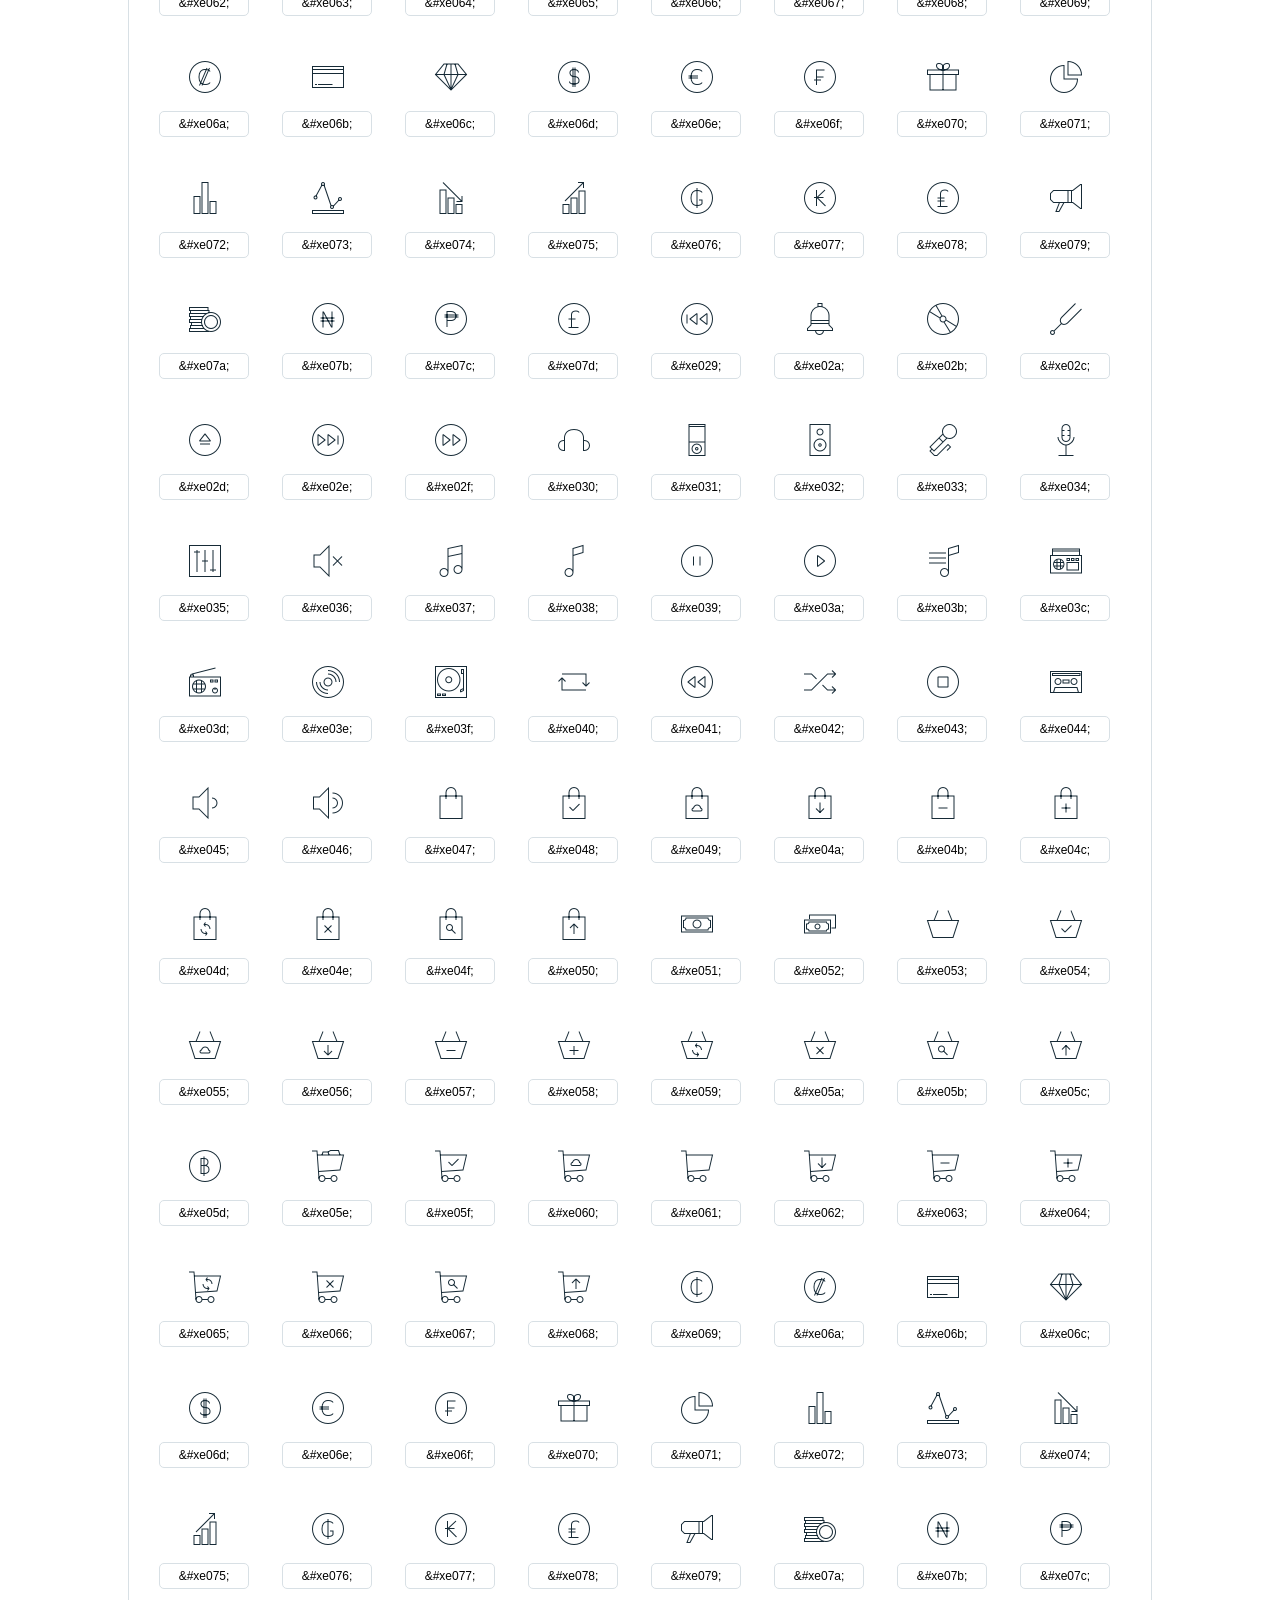
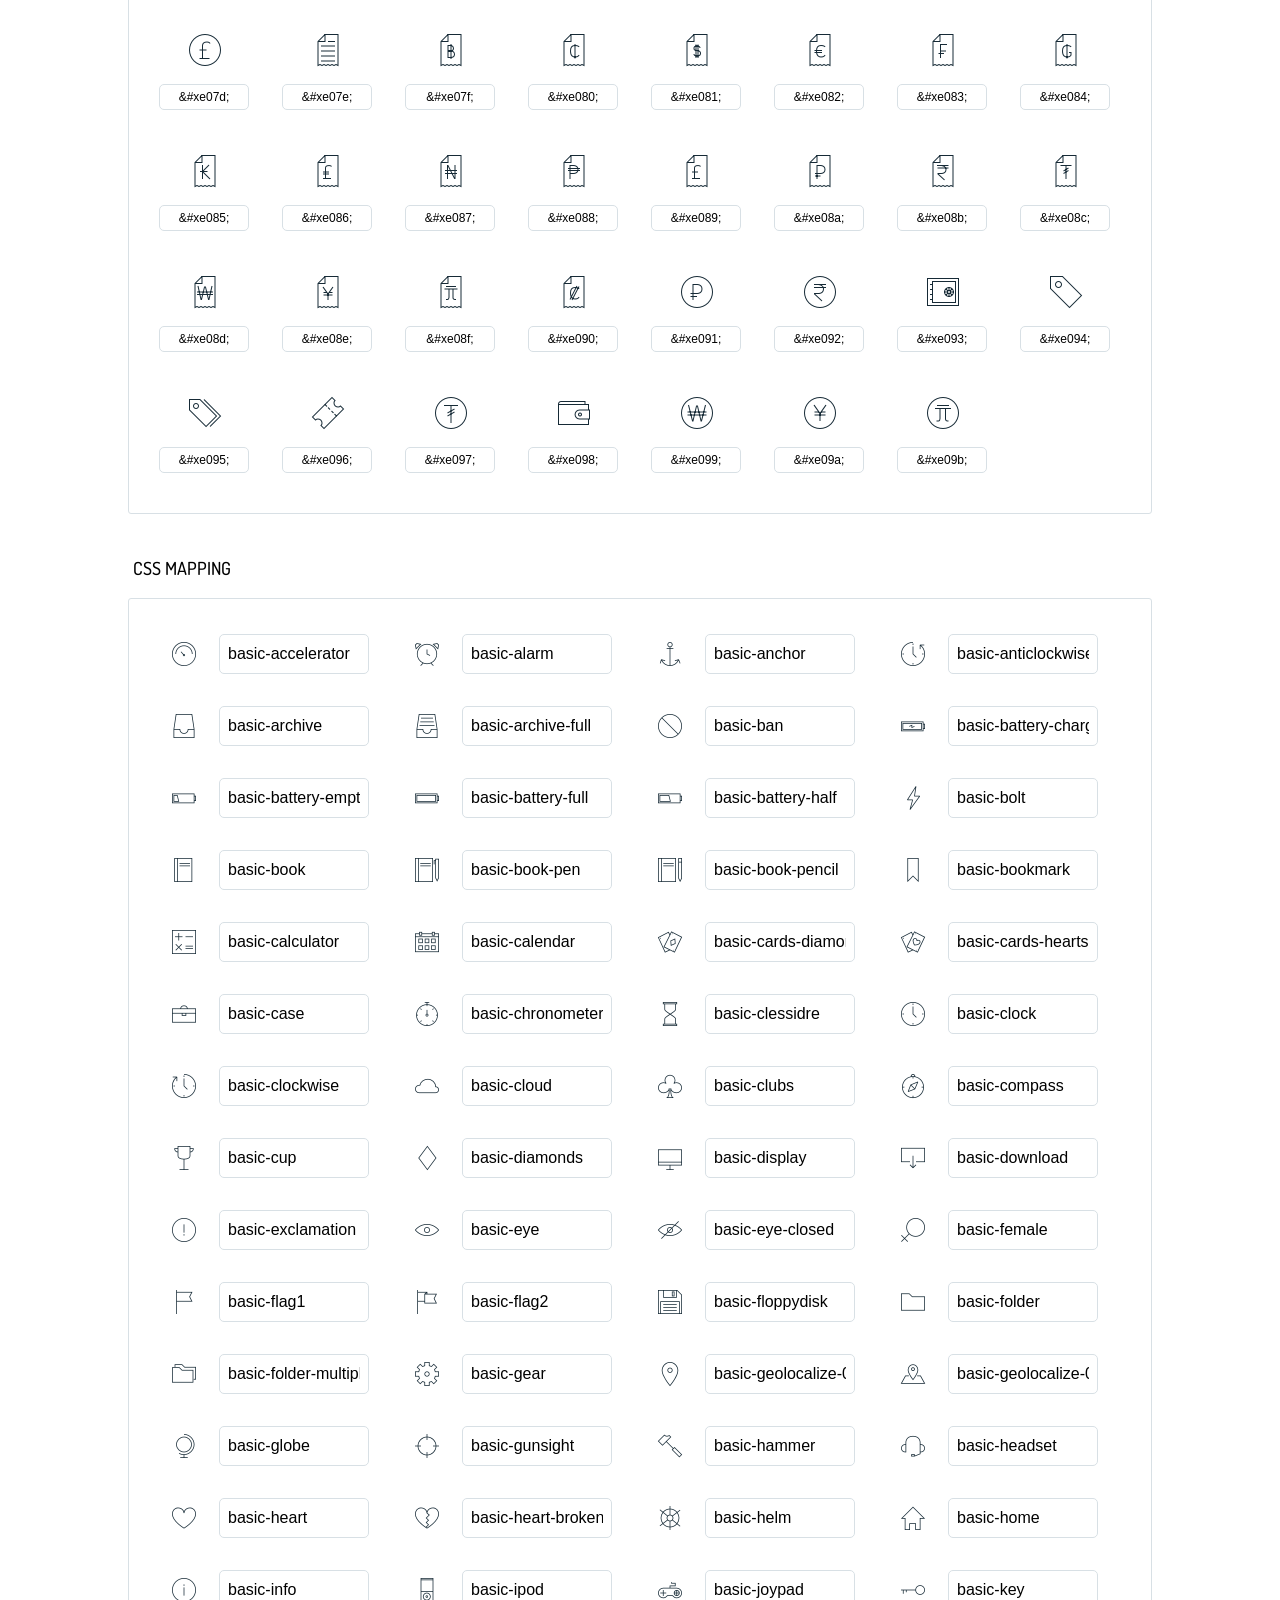
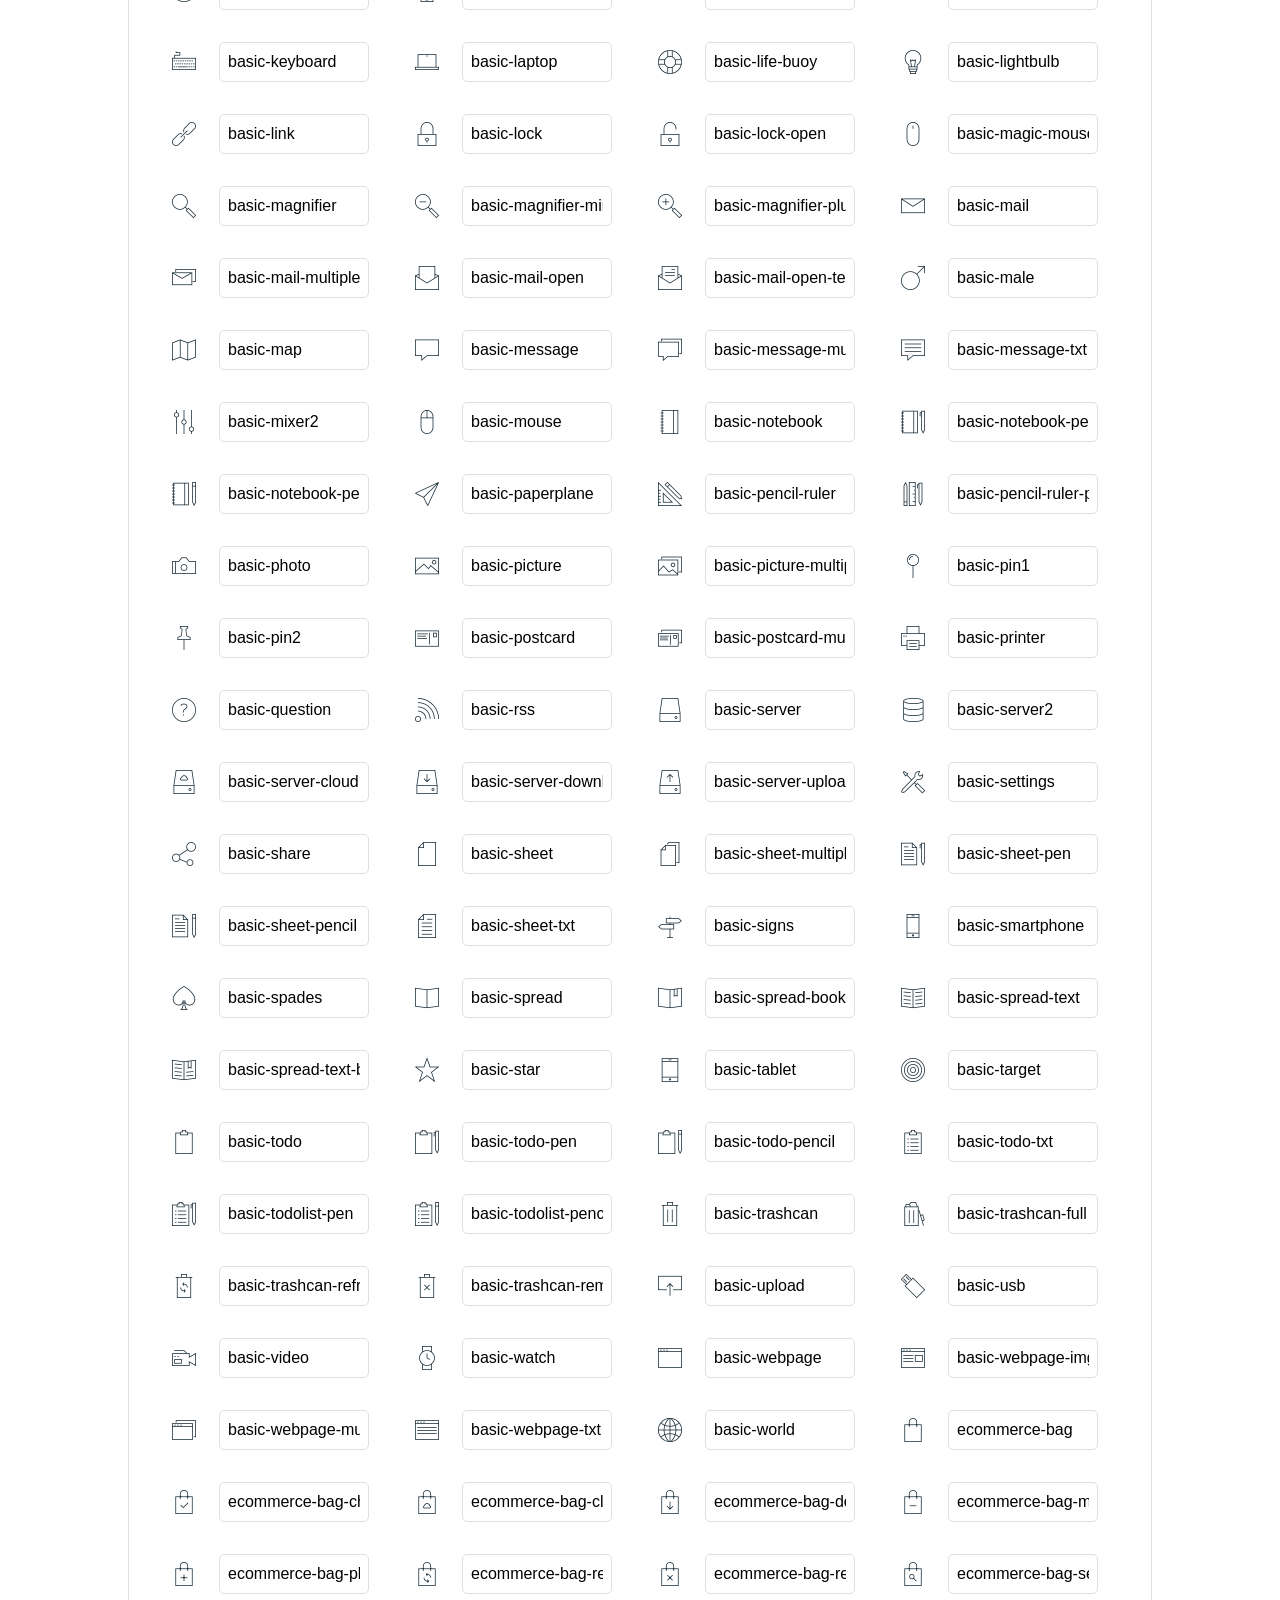
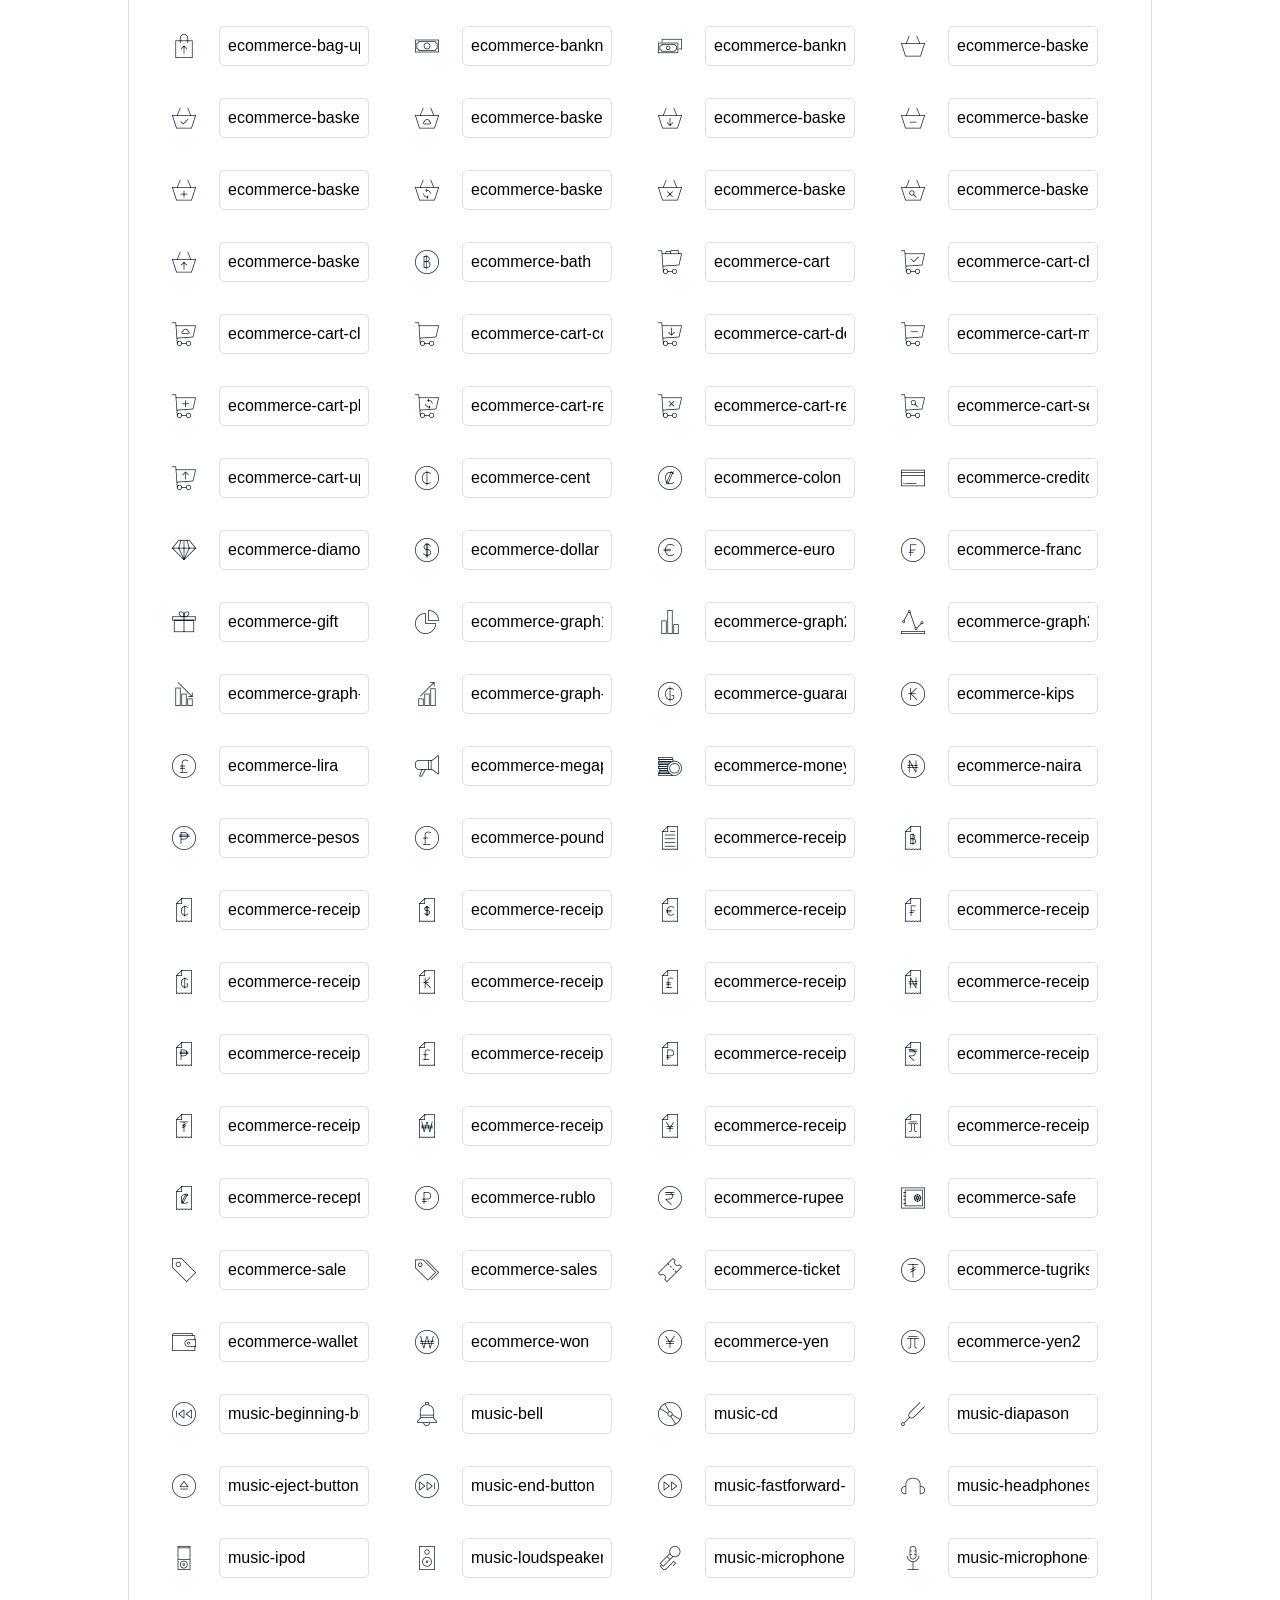
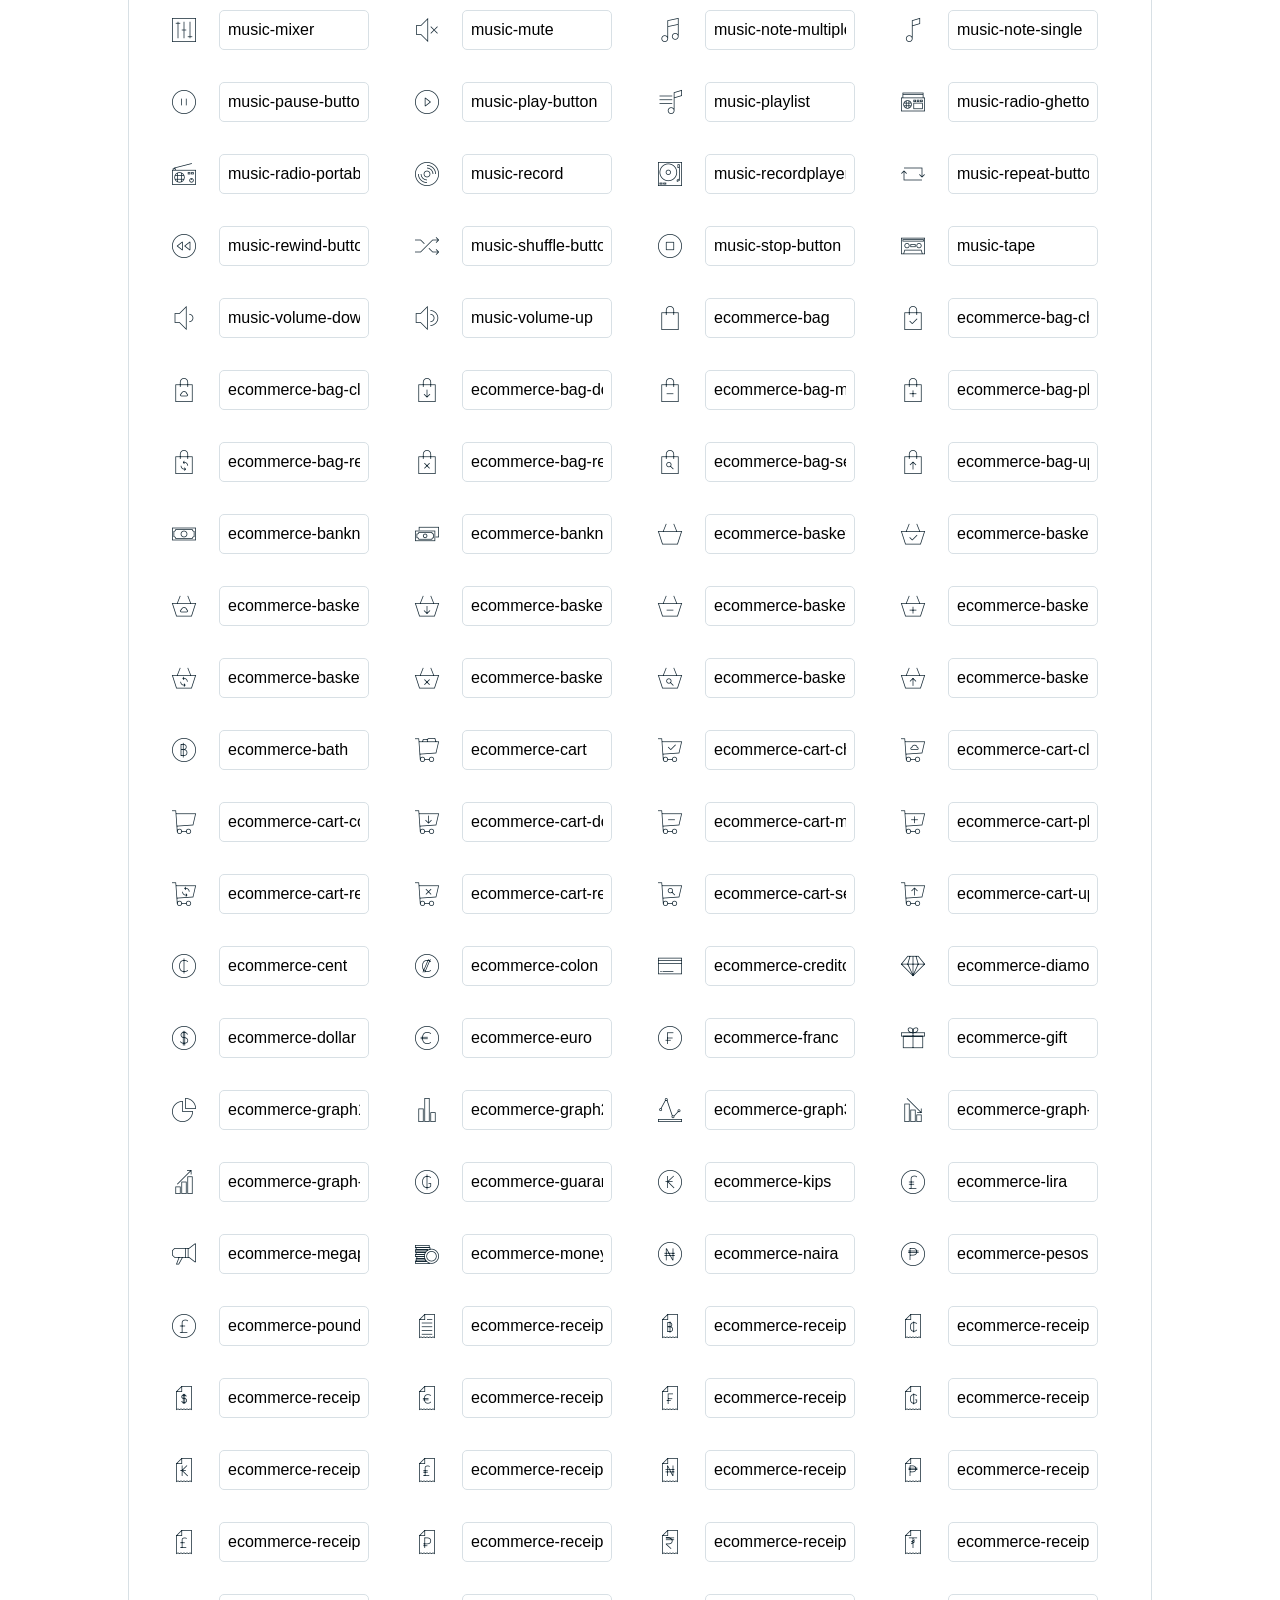
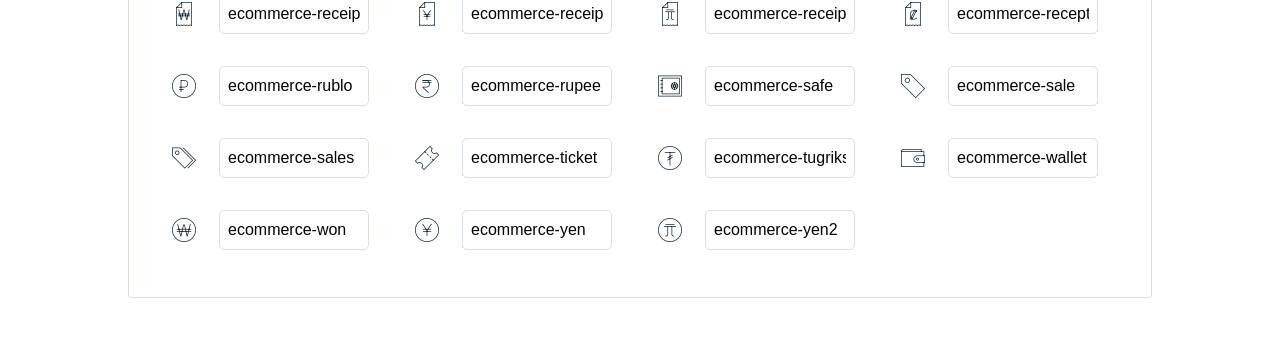
<file: LineaIcons/icons-reference.html>
<!DOCTYPE html>
<html lang="en">
  <head>
    <meta charset="utf-8">
    <meta http-equiv="X-UA-Compatible" content="IE=edge,chrome=1">
    <meta name="viewport" content="width=device-width,initial-scale=1">
    <title>Font Reference - Linea</title>
    <link href="http://fonts.googleapis.com/css?family=Dosis:400,500,700" rel="stylesheet" type="text/css">
    <link rel="stylesheet" href="styles.css">
    <style type="text/css">
      html,body,div,span,applet,object,iframe,h1,h2,h3,h4,h5,h6,p,blockquote,pre,a,abbr,acronym,address,big,cite,code,del,dfn,em,img,ins,kbd,q,s,samp,small,strike,strong,sub,sup,tt,var,dl,dt,dd,ol,ul,li,fieldset,form,label,legend,table,caption,tbody,tfoot,thead,tr,th,td{margin:0;padding:0;border:0;outline:0;font-weight:inherit;font-style:inherit;font-family:inherit;font-size:100%;vertical-align:baseline}
body{line-height:1;color:#000;background:#fff}
ol,ul{list-style:none}
table{border-collapse:separate;border-spacing:0;vertical-align:middle}
caption,th,td{text-align:left;font-weight:normal;vertical-align:middle}
a img{border:none}
*{-webkit-box-sizing:border-box;-moz-box-sizing:border-box;box-sizing:border-box}
body{font-family:'Dosis','Tahoma',sans-serif}
.container{margin:15px auto;width:80%}
h1{margin:40px 0 20px;font-weight:700;font-size:38px;line-height:32px;color:#fb565e}
h2{font-size:18px;padding:0 0 21px 5px;margin:45px 0 0 0;text-transform:uppercase;font-weight:500}
.small{font-size:14px;color:#a5adb4;}
.small a{color:#a5adb4;}
.small a:hover{color:#fb565e}
.glyphs.character-mapping{margin:0 0 20px 0;padding:20px 0 20px 30px;color:rgba(0,0,0,0.5);border:1px solid #d8e0e5;-webkit-border-radius:3px;border-radius:3px;}
.glyphs.character-mapping li{margin:0 30px 20px 0;display:inline-block;width:90px}
.glyphs.character-mapping .icon{margin:10px 0 10px 15px;padding:15px;position:relative;width:55px;height:55px;color:#162a36 !important;overflow:hidden;-webkit-border-radius:3px;border-radius:3px;font-size:32px;}
.glyphs.character-mapping .icon svg{fill:#000}
.glyphs.character-mapping input{margin:0;padding:5px 0;line-height:12px;font-size:12px;display:block;width:100%;border:1px solid #d8e0e5;-webkit-border-radius:5px;border-radius:5px;text-align:center;outline:0;}
.glyphs.character-mapping input:focus{border:1px solid #fbde4a;-webkit-box-shadow:inset 0 0 3px #fbde4a;box-shadow:inset 0 0 3px #fbde4a}
.glyphs.character-mapping input:hover{-webkit-box-shadow:inset 0 0 3px #fbde4a;box-shadow:inset 0 0 3px #fbde4a}
.glyphs.css-mapping{margin:0 0 60px 0;padding:30px 0 20px 30px;color:rgba(0,0,0,0.5);border:1px solid #d8e0e5;-webkit-border-radius:3px;border-radius:3px;}
.glyphs.css-mapping li{margin:0 30px 20px 0;padding:0;display:inline-block;overflow:hidden}
.glyphs.css-mapping .icon{margin:0;margin-right:10px;padding:13px;height:50px;width:50px;color:#162a36 !important;overflow:hidden;float:left;font-size:24px}
.glyphs.css-mapping input{margin:0;margin-top:5px;padding:8px;line-height:16px;font-size:16px;display:block;width:150px;height:40px;border:1px solid #d8e0e5;-webkit-border-radius:5px;border-radius:5px;background:#fff;outline:0;float:right;}
.glyphs.css-mapping input:focus{border:1px solid #fbde4a;-webkit-box-shadow:inset 0 0 3px #fbde4a;box-shadow:inset 0 0 3px #fbde4a}
.glyphs.css-mapping input:hover{-webkit-box-shadow:inset 0 0 3px #fbde4a;box-shadow:inset 0 0 3px #fbde4a}

      
    </style>
  </head>
  <body>
    <div class="container">
      <h1>Linea</h1>
      <p class="small">This font was created with<a href="http://fontastic.me/">Fontastic</a></p>
      <h2>Character mapping</h2>
      <ul class="glyphs character-mapping">
        <li>
          <div data-icon="a" class="icon"></div>
          <input type="text" readonly="readonly" value="a">
        </li>
        <li>
          <div data-icon="b" class="icon"></div>
          <input type="text" readonly="readonly" value="b">
        </li>
        <li>
          <div data-icon="c" class="icon"></div>
          <input type="text" readonly="readonly" value="c">
        </li>
        <li>
          <div data-icon="d" class="icon"></div>
          <input type="text" readonly="readonly" value="d">
        </li>
        <li>
          <div data-icon="e" class="icon"></div>
          <input type="text" readonly="readonly" value="e">
        </li>
        <li>
          <div data-icon="f" class="icon"></div>
          <input type="text" readonly="readonly" value="f">
        </li>
        <li>
          <div data-icon="g" class="icon"></div>
          <input type="text" readonly="readonly" value="g">
        </li>
        <li>
          <div data-icon="h" class="icon"></div>
          <input type="text" readonly="readonly" value="h">
        </li>
        <li>
          <div data-icon="i" class="icon"></div>
          <input type="text" readonly="readonly" value="i">
        </li>
        <li>
          <div data-icon="j" class="icon"></div>
          <input type="text" readonly="readonly" value="j">
        </li>
        <li>
          <div data-icon="k" class="icon"></div>
          <input type="text" readonly="readonly" value="k">
        </li>
        <li>
          <div data-icon="l" class="icon"></div>
          <input type="text" readonly="readonly" value="l">
        </li>
        <li>
          <div data-icon="m" class="icon"></div>
          <input type="text" readonly="readonly" value="m">
        </li>
        <li>
          <div data-icon="n" class="icon"></div>
          <input type="text" readonly="readonly" value="n">
        </li>
        <li>
          <div data-icon="o" class="icon"></div>
          <input type="text" readonly="readonly" value="o">
        </li>
        <li>
          <div data-icon="p" class="icon"></div>
          <input type="text" readonly="readonly" value="p">
        </li>
        <li>
          <div data-icon="q" class="icon"></div>
          <input type="text" readonly="readonly" value="q">
        </li>
        <li>
          <div data-icon="r" class="icon"></div>
          <input type="text" readonly="readonly" value="r">
        </li>
        <li>
          <div data-icon="s" class="icon"></div>
          <input type="text" readonly="readonly" value="s">
        </li>
        <li>
          <div data-icon="t" class="icon"></div>
          <input type="text" readonly="readonly" value="t">
        </li>
        <li>
          <div data-icon="u" class="icon"></div>
          <input type="text" readonly="readonly" value="u">
        </li>
        <li>
          <div data-icon="v" class="icon"></div>
          <input type="text" readonly="readonly" value="v">
        </li>
        <li>
          <div data-icon="w" class="icon"></div>
          <input type="text" readonly="readonly" value="w">
        </li>
        <li>
          <div data-icon="x" class="icon"></div>
          <input type="text" readonly="readonly" value="x">
        </li>
        <li>
          <div data-icon="y" class="icon"></div>
          <input type="text" readonly="readonly" value="y">
        </li>
        <li>
          <div data-icon="z" class="icon"></div>
          <input type="text" readonly="readonly" value="z">
        </li>
        <li>
          <div data-icon="A" class="icon"></div>
          <input type="text" readonly="readonly" value="A">
        </li>
        <li>
          <div data-icon="B" class="icon"></div>
          <input type="text" readonly="readonly" value="B">
        </li>
        <li>
          <div data-icon="C" class="icon"></div>
          <input type="text" readonly="readonly" value="C">
        </li>
        <li>
          <div data-icon="D" class="icon"></div>
          <input type="text" readonly="readonly" value="D">
        </li>
        <li>
          <div data-icon="E" class="icon"></div>
          <input type="text" readonly="readonly" value="E">
        </li>
        <li>
          <div data-icon="F" class="icon"></div>
          <input type="text" readonly="readonly" value="F">
        </li>
        <li>
          <div data-icon="G" class="icon"></div>
          <input type="text" readonly="readonly" value="G">
        </li>
        <li>
          <div data-icon="H" class="icon"></div>
          <input type="text" readonly="readonly" value="H">
        </li>
        <li>
          <div data-icon="I" class="icon"></div>
          <input type="text" readonly="readonly" value="I">
        </li>
        <li>
          <div data-icon="J" class="icon"></div>
          <input type="text" readonly="readonly" value="J">
        </li>
        <li>
          <div data-icon="K" class="icon"></div>
          <input type="text" readonly="readonly" value="K">
        </li>
        <li>
          <div data-icon="L" class="icon"></div>
          <input type="text" readonly="readonly" value="L">
        </li>
        <li>
          <div data-icon="M" class="icon"></div>
          <input type="text" readonly="readonly" value="M">
        </li>
        <li>
          <div data-icon="N" class="icon"></div>
          <input type="text" readonly="readonly" value="N">
        </li>
        <li>
          <div data-icon="O" class="icon"></div>
          <input type="text" readonly="readonly" value="O">
        </li>
        <li>
          <div data-icon="P" class="icon"></div>
          <input type="text" readonly="readonly" value="P">
        </li>
        <li>
          <div data-icon="Q" class="icon"></div>
          <input type="text" readonly="readonly" value="Q">
        </li>
        <li>
          <div data-icon="R" class="icon"></div>
          <input type="text" readonly="readonly" value="R">
        </li>
        <li>
          <div data-icon="S" class="icon"></div>
          <input type="text" readonly="readonly" value="S">
        </li>
        <li>
          <div data-icon="T" class="icon"></div>
          <input type="text" readonly="readonly" value="T">
        </li>
        <li>
          <div data-icon="U" class="icon"></div>
          <input type="text" readonly="readonly" value="U">
        </li>
        <li>
          <div data-icon="V" class="icon"></div>
          <input type="text" readonly="readonly" value="V">
        </li>
        <li>
          <div data-icon="W" class="icon"></div>
          <input type="text" readonly="readonly" value="W">
        </li>
        <li>
          <div data-icon="X" class="icon"></div>
          <input type="text" readonly="readonly" value="X">
        </li>
        <li>
          <div data-icon="Y" class="icon"></div>
          <input type="text" readonly="readonly" value="Y">
        </li>
        <li>
          <div data-icon="Z" class="icon"></div>
          <input type="text" readonly="readonly" value="Z">
        </li>
        <li>
          <div data-icon="0" class="icon"></div>
          <input type="text" readonly="readonly" value="0">
        </li>
        <li>
          <div data-icon="1" class="icon"></div>
          <input type="text" readonly="readonly" value="1">
        </li>
        <li>
          <div data-icon="2" class="icon"></div>
          <input type="text" readonly="readonly" value="2">
        </li>
        <li>
          <div data-icon="3" class="icon"></div>
          <input type="text" readonly="readonly" value="3">
        </li>
        <li>
          <div data-icon="4" class="icon"></div>
          <input type="text" readonly="readonly" value="4">
        </li>
        <li>
          <div data-icon="5" class="icon"></div>
          <input type="text" readonly="readonly" value="5">
        </li>
        <li>
          <div data-icon="6" class="icon"></div>
          <input type="text" readonly="readonly" value="6">
        </li>
        <li>
          <div data-icon="7" class="icon"></div>
          <input type="text" readonly="readonly" value="7">
        </li>
        <li>
          <div data-icon="8" class="icon"></div>
          <input type="text" readonly="readonly" value="8">
        </li>
        <li>
          <div data-icon="9" class="icon"></div>
          <input type="text" readonly="readonly" value="9">
        </li>
        <li>
          <div data-icon="!" class="icon"></div>
          <input type="text" readonly="readonly" value="!">
        </li>
        <li>
          <div data-icon="&#34;" class="icon"></div>
          <input type="text" readonly="readonly" value="&quot;">
        </li>
        <li>
          <div data-icon="#" class="icon"></div>
          <input type="text" readonly="readonly" value="#">
        </li>
        <li>
          <div data-icon="$" class="icon"></div>
          <input type="text" readonly="readonly" value="$">
        </li>
        <li>
          <div data-icon="%" class="icon"></div>
          <input type="text" readonly="readonly" value="%">
        </li>
        <li>
          <div data-icon="&" class="icon"></div>
          <input type="text" readonly="readonly" value="&amp;">
        </li>
        <li>
          <div data-icon="'" class="icon"></div>
          <input type="text" readonly="readonly" value="&#39;">
        </li>
        <li>
          <div data-icon="(" class="icon"></div>
          <input type="text" readonly="readonly" value="(">
        </li>
        <li>
          <div data-icon=")" class="icon"></div>
          <input type="text" readonly="readonly" value=")">
        </li>
        <li>
          <div data-icon="*" class="icon"></div>
          <input type="text" readonly="readonly" value="*">
        </li>
        <li>
          <div data-icon="+" class="icon"></div>
          <input type="text" readonly="readonly" value="+">
        </li>
        <li>
          <div data-icon="," class="icon"></div>
          <input type="text" readonly="readonly" value=",">
        </li>
        <li>
          <div data-icon="-" class="icon"></div>
          <input type="text" readonly="readonly" value="-">
        </li>
        <li>
          <div data-icon="." class="icon"></div>
          <input type="text" readonly="readonly" value=".">
        </li>
        <li>
          <div data-icon="/" class="icon"></div>
          <input type="text" readonly="readonly" value="/">
        </li>
        <li>
          <div data-icon=":" class="icon"></div>
          <input type="text" readonly="readonly" value=":">
        </li>
        <li>
          <div data-icon=";" class="icon"></div>
          <input type="text" readonly="readonly" value=";">
        </li>
        <li>
          <div data-icon="<" class="icon"></div>
          <input type="text" readonly="readonly" value="&lt;">
        </li>
        <li>
          <div data-icon="=" class="icon"></div>
          <input type="text" readonly="readonly" value="=">
        </li>
        <li>
          <div data-icon=">" class="icon"></div>
          <input type="text" readonly="readonly" value="&gt;">
        </li>
        <li>
          <div data-icon="?" class="icon"></div>
          <input type="text" readonly="readonly" value="?">
        </li>
        <li>
          <div data-icon="@" class="icon"></div>
          <input type="text" readonly="readonly" value="@">
        </li>
        <li>
          <div data-icon="[" class="icon"></div>
          <input type="text" readonly="readonly" value="[">
        </li>
        <li>
          <div data-icon="]" class="icon"></div>
          <input type="text" readonly="readonly" value="]">
        </li>
        <li>
          <div data-icon="^" class="icon"></div>
          <input type="text" readonly="readonly" value="^">
        </li>
        <li>
          <div data-icon="_" class="icon"></div>
          <input type="text" readonly="readonly" value="_">
        </li>
        <li>
          <div data-icon="`" class="icon"></div>
          <input type="text" readonly="readonly" value="`">
        </li>
        <li>
          <div data-icon="{" class="icon"></div>
          <input type="text" readonly="readonly" value="{">
        </li>
        <li>
          <div data-icon="|" class="icon"></div>
          <input type="text" readonly="readonly" value="|">
        </li>
        <li>
          <div data-icon="}" class="icon"></div>
          <input type="text" readonly="readonly" value="}">
        </li>
        <li>
          <div data-icon="~" class="icon"></div>
          <input type="text" readonly="readonly" value="~">
        </li>
        <li>
          <div data-icon="\" class="icon"></div>
          <input type="text" readonly="readonly" value="\">
        </li>
        <li>
          <div data-icon="&#xe000;" class="icon"></div>
          <input type="text" readonly="readonly" value="&amp;#xe000;">
        </li>
        <li>
          <div data-icon="&#xe001;" class="icon"></div>
          <input type="text" readonly="readonly" value="&amp;#xe001;">
        </li>
        <li>
          <div data-icon="&#xe002;" class="icon"></div>
          <input type="text" readonly="readonly" value="&amp;#xe002;">
        </li>
        <li>
          <div data-icon="&#xe003;" class="icon"></div>
          <input type="text" readonly="readonly" value="&amp;#xe003;">
        </li>
        <li>
          <div data-icon="&#xe004;" class="icon"></div>
          <input type="text" readonly="readonly" value="&amp;#xe004;">
        </li>
        <li>
          <div data-icon="&#xe005;" class="icon"></div>
          <input type="text" readonly="readonly" value="&amp;#xe005;">
        </li>
        <li>
          <div data-icon="&#xe006;" class="icon"></div>
          <input type="text" readonly="readonly" value="&amp;#xe006;">
        </li>
        <li>
          <div data-icon="&#xe007;" class="icon"></div>
          <input type="text" readonly="readonly" value="&amp;#xe007;">
        </li>
        <li>
          <div data-icon="&#xe008;" class="icon"></div>
          <input type="text" readonly="readonly" value="&amp;#xe008;">
        </li>
        <li>
          <div data-icon="&#xe009;" class="icon"></div>
          <input type="text" readonly="readonly" value="&amp;#xe009;">
        </li>
        <li>
          <div data-icon="&#xe00a;" class="icon"></div>
          <input type="text" readonly="readonly" value="&amp;#xe00a;">
        </li>
        <li>
          <div data-icon="&#xe00b;" class="icon"></div>
          <input type="text" readonly="readonly" value="&amp;#xe00b;">
        </li>
        <li>
          <div data-icon="&#xe00c;" class="icon"></div>
          <input type="text" readonly="readonly" value="&amp;#xe00c;">
        </li>
        <li>
          <div data-icon="&#xe00d;" class="icon"></div>
          <input type="text" readonly="readonly" value="&amp;#xe00d;">
        </li>
        <li>
          <div data-icon="&#xe00e;" class="icon"></div>
          <input type="text" readonly="readonly" value="&amp;#xe00e;">
        </li>
        <li>
          <div data-icon="&#xe00f;" class="icon"></div>
          <input type="text" readonly="readonly" value="&amp;#xe00f;">
        </li>
        <li>
          <div data-icon="&#xe010;" class="icon"></div>
          <input type="text" readonly="readonly" value="&amp;#xe010;">
        </li>
        <li>
          <div data-icon="&#xe011;" class="icon"></div>
          <input type="text" readonly="readonly" value="&amp;#xe011;">
        </li>
        <li>
          <div data-icon="&#xe012;" class="icon"></div>
          <input type="text" readonly="readonly" value="&amp;#xe012;">
        </li>
        <li>
          <div data-icon="&#xe013;" class="icon"></div>
          <input type="text" readonly="readonly" value="&amp;#xe013;">
        </li>
        <li>
          <div data-icon="&#xe014;" class="icon"></div>
          <input type="text" readonly="readonly" value="&amp;#xe014;">
        </li>
        <li>
          <div data-icon="&#xe015;" class="icon"></div>
          <input type="text" readonly="readonly" value="&amp;#xe015;">
        </li>
        <li>
          <div data-icon="&#xe016;" class="icon"></div>
          <input type="text" readonly="readonly" value="&amp;#xe016;">
        </li>
        <li>
          <div data-icon="&#xe017;" class="icon"></div>
          <input type="text" readonly="readonly" value="&amp;#xe017;">
        </li>
        <li>
          <div data-icon="&#xe018;" class="icon"></div>
          <input type="text" readonly="readonly" value="&amp;#xe018;">
        </li>
        <li>
          <div data-icon="&#xe019;" class="icon"></div>
          <input type="text" readonly="readonly" value="&amp;#xe019;">
        </li>
        <li>
          <div data-icon="&#xe01a;" class="icon"></div>
          <input type="text" readonly="readonly" value="&amp;#xe01a;">
        </li>
        <li>
          <div data-icon="&#xe01b;" class="icon"></div>
          <input type="text" readonly="readonly" value="&amp;#xe01b;">
        </li>
        <li>
          <div data-icon="&#xe01c;" class="icon"></div>
          <input type="text" readonly="readonly" value="&amp;#xe01c;">
        </li>
        <li>
          <div data-icon="&#xe01d;" class="icon"></div>
          <input type="text" readonly="readonly" value="&amp;#xe01d;">
        </li>
        <li>
          <div data-icon="&#xe01e;" class="icon"></div>
          <input type="text" readonly="readonly" value="&amp;#xe01e;">
        </li>
        <li>
          <div data-icon="&#xe01f;" class="icon"></div>
          <input type="text" readonly="readonly" value="&amp;#xe01f;">
        </li>
        <li>
          <div data-icon="&#xe020;" class="icon"></div>
          <input type="text" readonly="readonly" value="&amp;#xe020;">
        </li>
        <li>
          <div data-icon="&#xe021;" class="icon"></div>
          <input type="text" readonly="readonly" value="&amp;#xe021;">
        </li>
        <li>
          <div data-icon="&#xe022;" class="icon"></div>
          <input type="text" readonly="readonly" value="&amp;#xe022;">
        </li>
        <li>
          <div data-icon="&#xe023;" class="icon"></div>
          <input type="text" readonly="readonly" value="&amp;#xe023;">
        </li>
        <li>
          <div data-icon="&#xe024;" class="icon"></div>
          <input type="text" readonly="readonly" value="&amp;#xe024;">
        </li>
        <li>
          <div data-icon="&#xe025;" class="icon"></div>
          <input type="text" readonly="readonly" value="&amp;#xe025;">
        </li>
        <li>
          <div data-icon="&#xe026;" class="icon"></div>
          <input type="text" readonly="readonly" value="&amp;#xe026;">
        </li>
        <li>
          <div data-icon="&#xe027;" class="icon"></div>
          <input type="text" readonly="readonly" value="&amp;#xe027;">
        </li>
        <li>
          <div data-icon="&#xe028;" class="icon"></div>
          <input type="text" readonly="readonly" value="&amp;#xe028;">
        </li>
        <li>
          <div data-icon="&#xe029;" class="icon"></div>
          <input type="text" readonly="readonly" value="&amp;#xe029;">
        </li>
        <li>
          <div data-icon="&#xe02a;" class="icon"></div>
          <input type="text" readonly="readonly" value="&amp;#xe02a;">
        </li>
        <li>
          <div data-icon="&#xe02b;" class="icon"></div>
          <input type="text" readonly="readonly" value="&amp;#xe02b;">
        </li>
        <li>
          <div data-icon="&#xe02c;" class="icon"></div>
          <input type="text" readonly="readonly" value="&amp;#xe02c;">
        </li>
        <li>
          <div data-icon="&#xe02d;" class="icon"></div>
          <input type="text" readonly="readonly" value="&amp;#xe02d;">
        </li>
        <li>
          <div data-icon="&#xe02e;" class="icon"></div>
          <input type="text" readonly="readonly" value="&amp;#xe02e;">
        </li>
        <li>
          <div data-icon="&#xe02f;" class="icon"></div>
          <input type="text" readonly="readonly" value="&amp;#xe02f;">
        </li>
        <li>
          <div data-icon="&#xe030;" class="icon"></div>
          <input type="text" readonly="readonly" value="&amp;#xe030;">
        </li>
        <li>
          <div data-icon="&#xe031;" class="icon"></div>
          <input type="text" readonly="readonly" value="&amp;#xe031;">
        </li>
        <li>
          <div data-icon="&#xe032;" class="icon"></div>
          <input type="text" readonly="readonly" value="&amp;#xe032;">
        </li>
        <li>
          <div data-icon="&#xe033;" class="icon"></div>
          <input type="text" readonly="readonly" value="&amp;#xe033;">
        </li>
        <li>
          <div data-icon="&#xe034;" class="icon"></div>
          <input type="text" readonly="readonly" value="&amp;#xe034;">
        </li>
        <li>
          <div data-icon="&#xe035;" class="icon"></div>
          <input type="text" readonly="readonly" value="&amp;#xe035;">
        </li>
        <li>
          <div data-icon="&#xe036;" class="icon"></div>
          <input type="text" readonly="readonly" value="&amp;#xe036;">
        </li>
        <li>
          <div data-icon="&#xe037;" class="icon"></div>
          <input type="text" readonly="readonly" value="&amp;#xe037;">
        </li>
        <li>
          <div data-icon="&#xe038;" class="icon"></div>
          <input type="text" readonly="readonly" value="&amp;#xe038;">
        </li>
        <li>
          <div data-icon="&#xe039;" class="icon"></div>
          <input type="text" readonly="readonly" value="&amp;#xe039;">
        </li>
        <li>
          <div data-icon="&#xe03a;" class="icon"></div>
          <input type="text" readonly="readonly" value="&amp;#xe03a;">
        </li>
        <li>
          <div data-icon="&#xe03b;" class="icon"></div>
          <input type="text" readonly="readonly" value="&amp;#xe03b;">
        </li>
        <li>
          <div data-icon="&#xe03c;" class="icon"></div>
          <input type="text" readonly="readonly" value="&amp;#xe03c;">
        </li>
        <li>
          <div data-icon="&#xe03d;" class="icon"></div>
          <input type="text" readonly="readonly" value="&amp;#xe03d;">
        </li>
        <li>
          <div data-icon="&#xe03e;" class="icon"></div>
          <input type="text" readonly="readonly" value="&amp;#xe03e;">
        </li>
        <li>
          <div data-icon="&#xe03f;" class="icon"></div>
          <input type="text" readonly="readonly" value="&amp;#xe03f;">
        </li>
        <li>
          <div data-icon="&#xe040;" class="icon"></div>
          <input type="text" readonly="readonly" value="&amp;#xe040;">
        </li>
        <li>
          <div data-icon="&#xe041;" class="icon"></div>
          <input type="text" readonly="readonly" value="&amp;#xe041;">
        </li>
        <li>
          <div data-icon="&#xe042;" class="icon"></div>
          <input type="text" readonly="readonly" value="&amp;#xe042;">
        </li>
        <li>
          <div data-icon="&#xe043;" class="icon"></div>
          <input type="text" readonly="readonly" value="&amp;#xe043;">
        </li>
        <li>
          <div data-icon="&#xe044;" class="icon"></div>
          <input type="text" readonly="readonly" value="&amp;#xe044;">
        </li>
        <li>
          <div data-icon="&#xe045;" class="icon"></div>
          <input type="text" readonly="readonly" value="&amp;#xe045;">
        </li>
        <li>
          <div data-icon="&#xe046;" class="icon"></div>
          <input type="text" readonly="readonly" value="&amp;#xe046;">
        </li>
        <li>
          <div data-icon="&#xe047;" class="icon"></div>
          <input type="text" readonly="readonly" value="&amp;#xe047;">
        </li>
        <li>
          <div data-icon="&#xe048;" class="icon"></div>
          <input type="text" readonly="readonly" value="&amp;#xe048;">
        </li>
        <li>
          <div data-icon="&#xe049;" class="icon"></div>
          <input type="text" readonly="readonly" value="&amp;#xe049;">
        </li>
        <li>
          <div data-icon="&#xe04a;" class="icon"></div>
          <input type="text" readonly="readonly" value="&amp;#xe04a;">
        </li>
        <li>
          <div data-icon="&#xe04b;" class="icon"></div>
          <input type="text" readonly="readonly" value="&amp;#xe04b;">
        </li>
        <li>
          <div data-icon="&#xe04c;" class="icon"></div>
          <input type="text" readonly="readonly" value="&amp;#xe04c;">
        </li>
        <li>
          <div data-icon="&#xe04d;" class="icon"></div>
          <input type="text" readonly="readonly" value="&amp;#xe04d;">
        </li>
        <li>
          <div data-icon="&#xe04e;" class="icon"></div>
          <input type="text" readonly="readonly" value="&amp;#xe04e;">
        </li>
        <li>
          <div data-icon="&#xe04f;" class="icon"></div>
          <input type="text" readonly="readonly" value="&amp;#xe04f;">
        </li>
        <li>
          <div data-icon="&#xe050;" class="icon"></div>
          <input type="text" readonly="readonly" value="&amp;#xe050;">
        </li>
        <li>
          <div data-icon="&#xe051;" class="icon"></div>
          <input type="text" readonly="readonly" value="&amp;#xe051;">
        </li>
        <li>
          <div data-icon="&#xe052;" class="icon"></div>
          <input type="text" readonly="readonly" value="&amp;#xe052;">
        </li>
        <li>
          <div data-icon="&#xe053;" class="icon"></div>
          <input type="text" readonly="readonly" value="&amp;#xe053;">
        </li>
        <li>
          <div data-icon="&#xe054;" class="icon"></div>
          <input type="text" readonly="readonly" value="&amp;#xe054;">
        </li>
        <li>
          <div data-icon="&#xe055;" class="icon"></div>
          <input type="text" readonly="readonly" value="&amp;#xe055;">
        </li>
        <li>
          <div data-icon="&#xe056;" class="icon"></div>
          <input type="text" readonly="readonly" value="&amp;#xe056;">
        </li>
        <li>
          <div data-icon="&#xe057;" class="icon"></div>
          <input type="text" readonly="readonly" value="&amp;#xe057;">
        </li>
        <li>
          <div data-icon="&#xe058;" class="icon"></div>
          <input type="text" readonly="readonly" value="&amp;#xe058;">
        </li>
        <li>
          <div data-icon="&#xe059;" class="icon"></div>
          <input type="text" readonly="readonly" value="&amp;#xe059;">
        </li>
        <li>
          <div data-icon="&#xe05a;" class="icon"></div>
          <input type="text" readonly="readonly" value="&amp;#xe05a;">
        </li>
        <li>
          <div data-icon="&#xe05b;" class="icon"></div>
          <input type="text" readonly="readonly" value="&amp;#xe05b;">
        </li>
        <li>
          <div data-icon="&#xe05c;" class="icon"></div>
          <input type="text" readonly="readonly" value="&amp;#xe05c;">
        </li>
        <li>
          <div data-icon="&#xe05d;" class="icon"></div>
          <input type="text" readonly="readonly" value="&amp;#xe05d;">
        </li>
        <li>
          <div data-icon="&#xe05e;" class="icon"></div>
          <input type="text" readonly="readonly" value="&amp;#xe05e;">
        </li>
        <li>
          <div data-icon="&#xe05f;" class="icon"></div>
          <input type="text" readonly="readonly" value="&amp;#xe05f;">
        </li>
        <li>
          <div data-icon="&#xe060;" class="icon"></div>
          <input type="text" readonly="readonly" value="&amp;#xe060;">
        </li>
        <li>
          <div data-icon="&#xe061;" class="icon"></div>
          <input type="text" readonly="readonly" value="&amp;#xe061;">
        </li>
        <li>
          <div data-icon="&#xe062;" class="icon"></div>
          <input type="text" readonly="readonly" value="&amp;#xe062;">
        </li>
        <li>
          <div data-icon="&#xe063;" class="icon"></div>
          <input type="text" readonly="readonly" value="&amp;#xe063;">
        </li>
        <li>
          <div data-icon="&#xe064;" class="icon"></div>
          <input type="text" readonly="readonly" value="&amp;#xe064;">
        </li>
        <li>
          <div data-icon="&#xe065;" class="icon"></div>
          <input type="text" readonly="readonly" value="&amp;#xe065;">
        </li>
        <li>
          <div data-icon="&#xe066;" class="icon"></div>
          <input type="text" readonly="readonly" value="&amp;#xe066;">
        </li>
        <li>
          <div data-icon="&#xe067;" class="icon"></div>
          <input type="text" readonly="readonly" value="&amp;#xe067;">
        </li>
        <li>
          <div data-icon="&#xe068;" class="icon"></div>
          <input type="text" readonly="readonly" value="&amp;#xe068;">
        </li>
        <li>
          <div data-icon="&#xe069;" class="icon"></div>
          <input type="text" readonly="readonly" value="&amp;#xe069;">
        </li>
        <li>
          <div data-icon="&#xe06a;" class="icon"></div>
          <input type="text" readonly="readonly" value="&amp;#xe06a;">
        </li>
        <li>
          <div data-icon="&#xe06b;" class="icon"></div>
          <input type="text" readonly="readonly" value="&amp;#xe06b;">
        </li>
        <li>
          <div data-icon="&#xe06c;" class="icon"></div>
          <input type="text" readonly="readonly" value="&amp;#xe06c;">
        </li>
        <li>
          <div data-icon="&#xe06d;" class="icon"></div>
          <input type="text" readonly="readonly" value="&amp;#xe06d;">
        </li>
        <li>
          <div data-icon="&#xe06e;" class="icon"></div>
          <input type="text" readonly="readonly" value="&amp;#xe06e;">
        </li>
        <li>
          <div data-icon="&#xe06f;" class="icon"></div>
          <input type="text" readonly="readonly" value="&amp;#xe06f;">
        </li>
        <li>
          <div data-icon="&#xe070;" class="icon"></div>
          <input type="text" readonly="readonly" value="&amp;#xe070;">
        </li>
        <li>
          <div data-icon="&#xe071;" class="icon"></div>
          <input type="text" readonly="readonly" value="&amp;#xe071;">
        </li>
        <li>
          <div data-icon="&#xe072;" class="icon"></div>
          <input type="text" readonly="readonly" value="&amp;#xe072;">
        </li>
        <li>
          <div data-icon="&#xe073;" class="icon"></div>
          <input type="text" readonly="readonly" value="&amp;#xe073;">
        </li>
        <li>
          <div data-icon="&#xe074;" class="icon"></div>
          <input type="text" readonly="readonly" value="&amp;#xe074;">
        </li>
        <li>
          <div data-icon="&#xe075;" class="icon"></div>
          <input type="text" readonly="readonly" value="&amp;#xe075;">
        </li>
        <li>
          <div data-icon="&#xe076;" class="icon"></div>
          <input type="text" readonly="readonly" value="&amp;#xe076;">
        </li>
        <li>
          <div data-icon="&#xe077;" class="icon"></div>
          <input type="text" readonly="readonly" value="&amp;#xe077;">
        </li>
        <li>
          <div data-icon="&#xe078;" class="icon"></div>
          <input type="text" readonly="readonly" value="&amp;#xe078;">
        </li>
        <li>
          <div data-icon="&#xe079;" class="icon"></div>
          <input type="text" readonly="readonly" value="&amp;#xe079;">
        </li>
        <li>
          <div data-icon="&#xe07a;" class="icon"></div>
          <input type="text" readonly="readonly" value="&amp;#xe07a;">
        </li>
        <li>
          <div data-icon="&#xe07b;" class="icon"></div>
          <input type="text" readonly="readonly" value="&amp;#xe07b;">
        </li>
        <li>
          <div data-icon="&#xe07c;" class="icon"></div>
          <input type="text" readonly="readonly" value="&amp;#xe07c;">
        </li>
        <li>
          <div data-icon="&#xe07d;" class="icon"></div>
          <input type="text" readonly="readonly" value="&amp;#xe07d;">
        </li>
        <li>
          <div data-icon="&#xe029;" class="icon"></div>
          <input type="text" readonly="readonly" value="&amp;#xe029;">
        </li>
        <li>
          <div data-icon="&#xe02a;" class="icon"></div>
          <input type="text" readonly="readonly" value="&amp;#xe02a;">
        </li>
        <li>
          <div data-icon="&#xe02b;" class="icon"></div>
          <input type="text" readonly="readonly" value="&amp;#xe02b;">
        </li>
        <li>
          <div data-icon="&#xe02c;" class="icon"></div>
          <input type="text" readonly="readonly" value="&amp;#xe02c;">
        </li>
        <li>
          <div data-icon="&#xe02d;" class="icon"></div>
          <input type="text" readonly="readonly" value="&amp;#xe02d;">
        </li>
        <li>
          <div data-icon="&#xe02e;" class="icon"></div>
          <input type="text" readonly="readonly" value="&amp;#xe02e;">
        </li>
        <li>
          <div data-icon="&#xe02f;" class="icon"></div>
          <input type="text" readonly="readonly" value="&amp;#xe02f;">
        </li>
        <li>
          <div data-icon="&#xe030;" class="icon"></div>
          <input type="text" readonly="readonly" value="&amp;#xe030;">
        </li>
        <li>
          <div data-icon="&#xe031;" class="icon"></div>
          <input type="text" readonly="readonly" value="&amp;#xe031;">
        </li>
        <li>
          <div data-icon="&#xe032;" class="icon"></div>
          <input type="text" readonly="readonly" value="&amp;#xe032;">
        </li>
        <li>
          <div data-icon="&#xe033;" class="icon"></div>
          <input type="text" readonly="readonly" value="&amp;#xe033;">
        </li>
        <li>
          <div data-icon="&#xe034;" class="icon"></div>
          <input type="text" readonly="readonly" value="&amp;#xe034;">
        </li>
        <li>
          <div data-icon="&#xe035;" class="icon"></div>
          <input type="text" readonly="readonly" value="&amp;#xe035;">
        </li>
        <li>
          <div data-icon="&#xe036;" class="icon"></div>
          <input type="text" readonly="readonly" value="&amp;#xe036;">
        </li>
        <li>
          <div data-icon="&#xe037;" class="icon"></div>
          <input type="text" readonly="readonly" value="&amp;#xe037;">
        </li>
        <li>
          <div data-icon="&#xe038;" class="icon"></div>
          <input type="text" readonly="readonly" value="&amp;#xe038;">
        </li>
        <li>
          <div data-icon="&#xe039;" class="icon"></div>
          <input type="text" readonly="readonly" value="&amp;#xe039;">
        </li>
        <li>
          <div data-icon="&#xe03a;" class="icon"></div>
          <input type="text" readonly="readonly" value="&amp;#xe03a;">
        </li>
        <li>
          <div data-icon="&#xe03b;" class="icon"></div>
          <input type="text" readonly="readonly" value="&amp;#xe03b;">
        </li>
        <li>
          <div data-icon="&#xe03c;" class="icon"></div>
          <input type="text" readonly="readonly" value="&amp;#xe03c;">
        </li>
        <li>
          <div data-icon="&#xe03d;" class="icon"></div>
          <input type="text" readonly="readonly" value="&amp;#xe03d;">
        </li>
        <li>
          <div data-icon="&#xe03e;" class="icon"></div>
          <input type="text" readonly="readonly" value="&amp;#xe03e;">
        </li>
        <li>
          <div data-icon="&#xe03f;" class="icon"></div>
          <input type="text" readonly="readonly" value="&amp;#xe03f;">
        </li>
        <li>
          <div data-icon="&#xe040;" class="icon"></div>
          <input type="text" readonly="readonly" value="&amp;#xe040;">
        </li>
        <li>
          <div data-icon="&#xe041;" class="icon"></div>
          <input type="text" readonly="readonly" value="&amp;#xe041;">
        </li>
        <li>
          <div data-icon="&#xe042;" class="icon"></div>
          <input type="text" readonly="readonly" value="&amp;#xe042;">
        </li>
        <li>
          <div data-icon="&#xe043;" class="icon"></div>
          <input type="text" readonly="readonly" value="&amp;#xe043;">
        </li>
        <li>
          <div data-icon="&#xe044;" class="icon"></div>
          <input type="text" readonly="readonly" value="&amp;#xe044;">
        </li>
        <li>
          <div data-icon="&#xe045;" class="icon"></div>
          <input type="text" readonly="readonly" value="&amp;#xe045;">
        </li>
        <li>
          <div data-icon="&#xe046;" class="icon"></div>
          <input type="text" readonly="readonly" value="&amp;#xe046;">
        </li>
        <li>
          <div data-icon="&#xe047;" class="icon"></div>
          <input type="text" readonly="readonly" value="&amp;#xe047;">
        </li>
        <li>
          <div data-icon="&#xe048;" class="icon"></div>
          <input type="text" readonly="readonly" value="&amp;#xe048;">
        </li>
        <li>
          <div data-icon="&#xe049;" class="icon"></div>
          <input type="text" readonly="readonly" value="&amp;#xe049;">
        </li>
        <li>
          <div data-icon="&#xe04a;" class="icon"></div>
          <input type="text" readonly="readonly" value="&amp;#xe04a;">
        </li>
        <li>
          <div data-icon="&#xe04b;" class="icon"></div>
          <input type="text" readonly="readonly" value="&amp;#xe04b;">
        </li>
        <li>
          <div data-icon="&#xe04c;" class="icon"></div>
          <input type="text" readonly="readonly" value="&amp;#xe04c;">
        </li>
        <li>
          <div data-icon="&#xe04d;" class="icon"></div>
          <input type="text" readonly="readonly" value="&amp;#xe04d;">
        </li>
        <li>
          <div data-icon="&#xe04e;" class="icon"></div>
          <input type="text" readonly="readonly" value="&amp;#xe04e;">
        </li>
        <li>
          <div data-icon="&#xe04f;" class="icon"></div>
          <input type="text" readonly="readonly" value="&amp;#xe04f;">
        </li>
        <li>
          <div data-icon="&#xe050;" class="icon"></div>
          <input type="text" readonly="readonly" value="&amp;#xe050;">
        </li>
        <li>
          <div data-icon="&#xe051;" class="icon"></div>
          <input type="text" readonly="readonly" value="&amp;#xe051;">
        </li>
        <li>
          <div data-icon="&#xe052;" class="icon"></div>
          <input type="text" readonly="readonly" value="&amp;#xe052;">
        </li>
        <li>
          <div data-icon="&#xe053;" class="icon"></div>
          <input type="text" readonly="readonly" value="&amp;#xe053;">
        </li>
        <li>
          <div data-icon="&#xe054;" class="icon"></div>
          <input type="text" readonly="readonly" value="&amp;#xe054;">
        </li>
        <li>
          <div data-icon="&#xe055;" class="icon"></div>
          <input type="text" readonly="readonly" value="&amp;#xe055;">
        </li>
        <li>
          <div data-icon="&#xe056;" class="icon"></div>
          <input type="text" readonly="readonly" value="&amp;#xe056;">
        </li>
        <li>
          <div data-icon="&#xe057;" class="icon"></div>
          <input type="text" readonly="readonly" value="&amp;#xe057;">
        </li>
        <li>
          <div data-icon="&#xe058;" class="icon"></div>
          <input type="text" readonly="readonly" value="&amp;#xe058;">
        </li>
        <li>
          <div data-icon="&#xe059;" class="icon"></div>
          <input type="text" readonly="readonly" value="&amp;#xe059;">
        </li>
        <li>
          <div data-icon="&#xe05a;" class="icon"></div>
          <input type="text" readonly="readonly" value="&amp;#xe05a;">
        </li>
        <li>
          <div data-icon="&#xe05b;" class="icon"></div>
          <input type="text" readonly="readonly" value="&amp;#xe05b;">
        </li>
        <li>
          <div data-icon="&#xe05c;" class="icon"></div>
          <input type="text" readonly="readonly" value="&amp;#xe05c;">
        </li>
        <li>
          <div data-icon="&#xe05d;" class="icon"></div>
          <input type="text" readonly="readonly" value="&amp;#xe05d;">
        </li>
        <li>
          <div data-icon="&#xe05e;" class="icon"></div>
          <input type="text" readonly="readonly" value="&amp;#xe05e;">
        </li>
        <li>
          <div data-icon="&#xe05f;" class="icon"></div>
          <input type="text" readonly="readonly" value="&amp;#xe05f;">
        </li>
        <li>
          <div data-icon="&#xe060;" class="icon"></div>
          <input type="text" readonly="readonly" value="&amp;#xe060;">
        </li>
        <li>
          <div data-icon="&#xe061;" class="icon"></div>
          <input type="text" readonly="readonly" value="&amp;#xe061;">
        </li>
        <li>
          <div data-icon="&#xe062;" class="icon"></div>
          <input type="text" readonly="readonly" value="&amp;#xe062;">
        </li>
        <li>
          <div data-icon="&#xe063;" class="icon"></div>
          <input type="text" readonly="readonly" value="&amp;#xe063;">
        </li>
        <li>
          <div data-icon="&#xe064;" class="icon"></div>
          <input type="text" readonly="readonly" value="&amp;#xe064;">
        </li>
        <li>
          <div data-icon="&#xe065;" class="icon"></div>
          <input type="text" readonly="readonly" value="&amp;#xe065;">
        </li>
        <li>
          <div data-icon="&#xe066;" class="icon"></div>
          <input type="text" readonly="readonly" value="&amp;#xe066;">
        </li>
        <li>
          <div data-icon="&#xe067;" class="icon"></div>
          <input type="text" readonly="readonly" value="&amp;#xe067;">
        </li>
        <li>
          <div data-icon="&#xe068;" class="icon"></div>
          <input type="text" readonly="readonly" value="&amp;#xe068;">
        </li>
        <li>
          <div data-icon="&#xe069;" class="icon"></div>
          <input type="text" readonly="readonly" value="&amp;#xe069;">
        </li>
        <li>
          <div data-icon="&#xe06a;" class="icon"></div>
          <input type="text" readonly="readonly" value="&amp;#xe06a;">
        </li>
        <li>
          <div data-icon="&#xe06b;" class="icon"></div>
          <input type="text" readonly="readonly" value="&amp;#xe06b;">
        </li>
        <li>
          <div data-icon="&#xe06c;" class="icon"></div>
          <input type="text" readonly="readonly" value="&amp;#xe06c;">
        </li>
        <li>
          <div data-icon="&#xe06d;" class="icon"></div>
          <input type="text" readonly="readonly" value="&amp;#xe06d;">
        </li>
        <li>
          <div data-icon="&#xe06e;" class="icon"></div>
          <input type="text" readonly="readonly" value="&amp;#xe06e;">
        </li>
        <li>
          <div data-icon="&#xe06f;" class="icon"></div>
          <input type="text" readonly="readonly" value="&amp;#xe06f;">
        </li>
        <li>
          <div data-icon="&#xe070;" class="icon"></div>
          <input type="text" readonly="readonly" value="&amp;#xe070;">
        </li>
        <li>
          <div data-icon="&#xe071;" class="icon"></div>
          <input type="text" readonly="readonly" value="&amp;#xe071;">
        </li>
        <li>
          <div data-icon="&#xe072;" class="icon"></div>
          <input type="text" readonly="readonly" value="&amp;#xe072;">
        </li>
        <li>
          <div data-icon="&#xe073;" class="icon"></div>
          <input type="text" readonly="readonly" value="&amp;#xe073;">
        </li>
        <li>
          <div data-icon="&#xe074;" class="icon"></div>
          <input type="text" readonly="readonly" value="&amp;#xe074;">
        </li>
        <li>
          <div data-icon="&#xe075;" class="icon"></div>
          <input type="text" readonly="readonly" value="&amp;#xe075;">
        </li>
        <li>
          <div data-icon="&#xe076;" class="icon"></div>
          <input type="text" readonly="readonly" value="&amp;#xe076;">
        </li>
        <li>
          <div data-icon="&#xe077;" class="icon"></div>
          <input type="text" readonly="readonly" value="&amp;#xe077;">
        </li>
        <li>
          <div data-icon="&#xe078;" class="icon"></div>
          <input type="text" readonly="readonly" value="&amp;#xe078;">
        </li>
        <li>
          <div data-icon="&#xe079;" class="icon"></div>
          <input type="text" readonly="readonly" value="&amp;#xe079;">
        </li>
        <li>
          <div data-icon="&#xe07a;" class="icon"></div>
          <input type="text" readonly="readonly" value="&amp;#xe07a;">
        </li>
        <li>
          <div data-icon="&#xe07b;" class="icon"></div>
          <input type="text" readonly="readonly" value="&amp;#xe07b;">
        </li>
        <li>
          <div data-icon="&#xe07c;" class="icon"></div>
          <input type="text" readonly="readonly" value="&amp;#xe07c;">
        </li>
        <li>
          <div data-icon="&#xe07d;" class="icon"></div>
          <input type="text" readonly="readonly" value="&amp;#xe07d;">
        </li>
        <li>
          <div data-icon="&#xe07e;" class="icon"></div>
          <input type="text" readonly="readonly" value="&amp;#xe07e;">
        </li>
        <li>
          <div data-icon="&#xe07f;" class="icon"></div>
          <input type="text" readonly="readonly" value="&amp;#xe07f;">
        </li>
        <li>
          <div data-icon="&#xe080;" class="icon"></div>
          <input type="text" readonly="readonly" value="&amp;#xe080;">
        </li>
        <li>
          <div data-icon="&#xe081;" class="icon"></div>
          <input type="text" readonly="readonly" value="&amp;#xe081;">
        </li>
        <li>
          <div data-icon="&#xe082;" class="icon"></div>
          <input type="text" readonly="readonly" value="&amp;#xe082;">
        </li>
        <li>
          <div data-icon="&#xe083;" class="icon"></div>
          <input type="text" readonly="readonly" value="&amp;#xe083;">
        </li>
        <li>
          <div data-icon="&#xe084;" class="icon"></div>
          <input type="text" readonly="readonly" value="&amp;#xe084;">
        </li>
        <li>
          <div data-icon="&#xe085;" class="icon"></div>
          <input type="text" readonly="readonly" value="&amp;#xe085;">
        </li>
        <li>
          <div data-icon="&#xe086;" class="icon"></div>
          <input type="text" readonly="readonly" value="&amp;#xe086;">
        </li>
        <li>
          <div data-icon="&#xe087;" class="icon"></div>
          <input type="text" readonly="readonly" value="&amp;#xe087;">
        </li>
        <li>
          <div data-icon="&#xe088;" class="icon"></div>
          <input type="text" readonly="readonly" value="&amp;#xe088;">
        </li>
        <li>
          <div data-icon="&#xe089;" class="icon"></div>
          <input type="text" readonly="readonly" value="&amp;#xe089;">
        </li>
        <li>
          <div data-icon="&#xe08a;" class="icon"></div>
          <input type="text" readonly="readonly" value="&amp;#xe08a;">
        </li>
        <li>
          <div data-icon="&#xe08b;" class="icon"></div>
          <input type="text" readonly="readonly" value="&amp;#xe08b;">
        </li>
        <li>
          <div data-icon="&#xe08c;" class="icon"></div>
          <input type="text" readonly="readonly" value="&amp;#xe08c;">
        </li>
        <li>
          <div data-icon="&#xe08d;" class="icon"></div>
          <input type="text" readonly="readonly" value="&amp;#xe08d;">
        </li>
        <li>
          <div data-icon="&#xe08e;" class="icon"></div>
          <input type="text" readonly="readonly" value="&amp;#xe08e;">
        </li>
        <li>
          <div data-icon="&#xe08f;" class="icon"></div>
          <input type="text" readonly="readonly" value="&amp;#xe08f;">
        </li>
        <li>
          <div data-icon="&#xe090;" class="icon"></div>
          <input type="text" readonly="readonly" value="&amp;#xe090;">
        </li>
        <li>
          <div data-icon="&#xe091;" class="icon"></div>
          <input type="text" readonly="readonly" value="&amp;#xe091;">
        </li>
        <li>
          <div data-icon="&#xe092;" class="icon"></div>
          <input type="text" readonly="readonly" value="&amp;#xe092;">
        </li>
        <li>
          <div data-icon="&#xe093;" class="icon"></div>
          <input type="text" readonly="readonly" value="&amp;#xe093;">
        </li>
        <li>
          <div data-icon="&#xe094;" class="icon"></div>
          <input type="text" readonly="readonly" value="&amp;#xe094;">
        </li>
        <li>
          <div data-icon="&#xe095;" class="icon"></div>
          <input type="text" readonly="readonly" value="&amp;#xe095;">
        </li>
        <li>
          <div data-icon="&#xe096;" class="icon"></div>
          <input type="text" readonly="readonly" value="&amp;#xe096;">
        </li>
        <li>
          <div data-icon="&#xe097;" class="icon"></div>
          <input type="text" readonly="readonly" value="&amp;#xe097;">
        </li>
        <li>
          <div data-icon="&#xe098;" class="icon"></div>
          <input type="text" readonly="readonly" value="&amp;#xe098;">
        </li>
        <li>
          <div data-icon="&#xe099;" class="icon"></div>
          <input type="text" readonly="readonly" value="&amp;#xe099;">
        </li>
        <li>
          <div data-icon="&#xe09a;" class="icon"></div>
          <input type="text" readonly="readonly" value="&amp;#xe09a;">
        </li>
        <li>
          <div data-icon="&#xe09b;" class="icon"></div>
          <input type="text" readonly="readonly" value="&amp;#xe09b;">
        </li>
      </ul>
      <h2>CSS mapping</h2>
      <ul class="glyphs css-mapping">
        <li>
          <div class="icon icon-basic-accelerator"></div>
          <input type="text" readonly="readonly" value="basic-accelerator">
        </li>
        <li>
          <div class="icon icon-basic-alarm"></div>
          <input type="text" readonly="readonly" value="basic-alarm">
        </li>
        <li>
          <div class="icon icon-basic-anchor"></div>
          <input type="text" readonly="readonly" value="basic-anchor">
        </li>
        <li>
          <div class="icon icon-basic-anticlockwise"></div>
          <input type="text" readonly="readonly" value="basic-anticlockwise">
        </li>
        <li>
          <div class="icon icon-basic-archive"></div>
          <input type="text" readonly="readonly" value="basic-archive">
        </li>
        <li>
          <div class="icon icon-basic-archive-full"></div>
          <input type="text" readonly="readonly" value="basic-archive-full">
        </li>
        <li>
          <div class="icon icon-basic-ban"></div>
          <input type="text" readonly="readonly" value="basic-ban">
        </li>
        <li>
          <div class="icon icon-basic-battery-charge"></div>
          <input type="text" readonly="readonly" value="basic-battery-charge">
        </li>
        <li>
          <div class="icon icon-basic-battery-empty"></div>
          <input type="text" readonly="readonly" value="basic-battery-empty">
        </li>
        <li>
          <div class="icon icon-basic-battery-full"></div>
          <input type="text" readonly="readonly" value="basic-battery-full">
        </li>
        <li>
          <div class="icon icon-basic-battery-half"></div>
          <input type="text" readonly="readonly" value="basic-battery-half">
        </li>
        <li>
          <div class="icon icon-basic-bolt"></div>
          <input type="text" readonly="readonly" value="basic-bolt">
        </li>
        <li>
          <div class="icon icon-basic-book"></div>
          <input type="text" readonly="readonly" value="basic-book">
        </li>
        <li>
          <div class="icon icon-basic-book-pen"></div>
          <input type="text" readonly="readonly" value="basic-book-pen">
        </li>
        <li>
          <div class="icon icon-basic-book-pencil"></div>
          <input type="text" readonly="readonly" value="basic-book-pencil">
        </li>
        <li>
          <div class="icon icon-basic-bookmark"></div>
          <input type="text" readonly="readonly" value="basic-bookmark">
        </li>
        <li>
          <div class="icon icon-basic-calculator"></div>
          <input type="text" readonly="readonly" value="basic-calculator">
        </li>
        <li>
          <div class="icon icon-basic-calendar"></div>
          <input type="text" readonly="readonly" value="basic-calendar">
        </li>
        <li>
          <div class="icon icon-basic-cards-diamonds"></div>
          <input type="text" readonly="readonly" value="basic-cards-diamonds">
        </li>
        <li>
          <div class="icon icon-basic-cards-hearts"></div>
          <input type="text" readonly="readonly" value="basic-cards-hearts">
        </li>
        <li>
          <div class="icon icon-basic-case"></div>
          <input type="text" readonly="readonly" value="basic-case">
        </li>
        <li>
          <div class="icon icon-basic-chronometer"></div>
          <input type="text" readonly="readonly" value="basic-chronometer">
        </li>
        <li>
          <div class="icon icon-basic-clessidre"></div>
          <input type="text" readonly="readonly" value="basic-clessidre">
        </li>
        <li>
          <div class="icon icon-basic-clock"></div>
          <input type="text" readonly="readonly" value="basic-clock">
        </li>
        <li>
          <div class="icon icon-basic-clockwise"></div>
          <input type="text" readonly="readonly" value="basic-clockwise">
        </li>
        <li>
          <div class="icon icon-basic-cloud"></div>
          <input type="text" readonly="readonly" value="basic-cloud">
        </li>
        <li>
          <div class="icon icon-basic-clubs"></div>
          <input type="text" readonly="readonly" value="basic-clubs">
        </li>
        <li>
          <div class="icon icon-basic-compass"></div>
          <input type="text" readonly="readonly" value="basic-compass">
        </li>
        <li>
          <div class="icon icon-basic-cup"></div>
          <input type="text" readonly="readonly" value="basic-cup">
        </li>
        <li>
          <div class="icon icon-basic-diamonds"></div>
          <input type="text" readonly="readonly" value="basic-diamonds">
        </li>
        <li>
          <div class="icon icon-basic-display"></div>
          <input type="text" readonly="readonly" value="basic-display">
        </li>
        <li>
          <div class="icon icon-basic-download"></div>
          <input type="text" readonly="readonly" value="basic-download">
        </li>
        <li>
          <div class="icon icon-basic-exclamation"></div>
          <input type="text" readonly="readonly" value="basic-exclamation">
        </li>
        <li>
          <div class="icon icon-basic-eye"></div>
          <input type="text" readonly="readonly" value="basic-eye">
        </li>
        <li>
          <div class="icon icon-basic-eye-closed"></div>
          <input type="text" readonly="readonly" value="basic-eye-closed">
        </li>
        <li>
          <div class="icon icon-basic-female"></div>
          <input type="text" readonly="readonly" value="basic-female">
        </li>
        <li>
          <div class="icon icon-basic-flag1"></div>
          <input type="text" readonly="readonly" value="basic-flag1">
        </li>
        <li>
          <div class="icon icon-basic-flag2"></div>
          <input type="text" readonly="readonly" value="basic-flag2">
        </li>
        <li>
          <div class="icon icon-basic-floppydisk"></div>
          <input type="text" readonly="readonly" value="basic-floppydisk">
        </li>
        <li>
          <div class="icon icon-basic-folder"></div>
          <input type="text" readonly="readonly" value="basic-folder">
        </li>
        <li>
          <div class="icon icon-basic-folder-multiple"></div>
          <input type="text" readonly="readonly" value="basic-folder-multiple">
        </li>
        <li>
          <div class="icon icon-basic-gear"></div>
          <input type="text" readonly="readonly" value="basic-gear">
        </li>
        <li>
          <div class="icon icon-basic-geolocalize-01"></div>
          <input type="text" readonly="readonly" value="basic-geolocalize-01">
        </li>
        <li>
          <div class="icon icon-basic-geolocalize-05"></div>
          <input type="text" readonly="readonly" value="basic-geolocalize-05">
        </li>
        <li>
          <div class="icon icon-basic-globe"></div>
          <input type="text" readonly="readonly" value="basic-globe">
        </li>
        <li>
          <div class="icon icon-basic-gunsight"></div>
          <input type="text" readonly="readonly" value="basic-gunsight">
        </li>
        <li>
          <div class="icon icon-basic-hammer"></div>
          <input type="text" readonly="readonly" value="basic-hammer">
        </li>
        <li>
          <div class="icon icon-basic-headset"></div>
          <input type="text" readonly="readonly" value="basic-headset">
        </li>
        <li>
          <div class="icon icon-basic-heart"></div>
          <input type="text" readonly="readonly" value="basic-heart">
        </li>
        <li>
          <div class="icon icon-basic-heart-broken"></div>
          <input type="text" readonly="readonly" value="basic-heart-broken">
        </li>
        <li>
          <div class="icon icon-basic-helm"></div>
          <input type="text" readonly="readonly" value="basic-helm">
        </li>
        <li>
          <div class="icon icon-basic-home"></div>
          <input type="text" readonly="readonly" value="basic-home">
        </li>
        <li>
          <div class="icon icon-basic-info"></div>
          <input type="text" readonly="readonly" value="basic-info">
        </li>
        <li>
          <div class="icon icon-basic-ipod"></div>
          <input type="text" readonly="readonly" value="basic-ipod">
        </li>
        <li>
          <div class="icon icon-basic-joypad"></div>
          <input type="text" readonly="readonly" value="basic-joypad">
        </li>
        <li>
          <div class="icon icon-basic-key"></div>
          <input type="text" readonly="readonly" value="basic-key">
        </li>
        <li>
          <div class="icon icon-basic-keyboard"></div>
          <input type="text" readonly="readonly" value="basic-keyboard">
        </li>
        <li>
          <div class="icon icon-basic-laptop"></div>
          <input type="text" readonly="readonly" value="basic-laptop">
        </li>
        <li>
          <div class="icon icon-basic-life-buoy"></div>
          <input type="text" readonly="readonly" value="basic-life-buoy">
        </li>
        <li>
          <div class="icon icon-basic-lightbulb"></div>
          <input type="text" readonly="readonly" value="basic-lightbulb">
        </li>
        <li>
          <div class="icon icon-basic-link"></div>
          <input type="text" readonly="readonly" value="basic-link">
        </li>
        <li>
          <div class="icon icon-basic-lock"></div>
          <input type="text" readonly="readonly" value="basic-lock">
        </li>
        <li>
          <div class="icon icon-basic-lock-open"></div>
          <input type="text" readonly="readonly" value="basic-lock-open">
        </li>
        <li>
          <div class="icon icon-basic-magic-mouse"></div>
          <input type="text" readonly="readonly" value="basic-magic-mouse">
        </li>
        <li>
          <div class="icon icon-basic-magnifier"></div>
          <input type="text" readonly="readonly" value="basic-magnifier">
        </li>
        <li>
          <div class="icon icon-basic-magnifier-minus"></div>
          <input type="text" readonly="readonly" value="basic-magnifier-minus">
        </li>
        <li>
          <div class="icon icon-basic-magnifier-plus"></div>
          <input type="text" readonly="readonly" value="basic-magnifier-plus">
        </li>
        <li>
          <div class="icon icon-basic-mail"></div>
          <input type="text" readonly="readonly" value="basic-mail">
        </li>
        <li>
          <div class="icon icon-basic-mail-multiple"></div>
          <input type="text" readonly="readonly" value="basic-mail-multiple">
        </li>
        <li>
          <div class="icon icon-basic-mail-open"></div>
          <input type="text" readonly="readonly" value="basic-mail-open">
        </li>
        <li>
          <div class="icon icon-basic-mail-open-text"></div>
          <input type="text" readonly="readonly" value="basic-mail-open-text">
        </li>
        <li>
          <div class="icon icon-basic-male"></div>
          <input type="text" readonly="readonly" value="basic-male">
        </li>
        <li>
          <div class="icon icon-basic-map"></div>
          <input type="text" readonly="readonly" value="basic-map">
        </li>
        <li>
          <div class="icon icon-basic-message"></div>
          <input type="text" readonly="readonly" value="basic-message">
        </li>
        <li>
          <div class="icon icon-basic-message-multiple"></div>
          <input type="text" readonly="readonly" value="basic-message-multiple">
        </li>
        <li>
          <div class="icon icon-basic-message-txt"></div>
          <input type="text" readonly="readonly" value="basic-message-txt">
        </li>
        <li>
          <div class="icon icon-basic-mixer2"></div>
          <input type="text" readonly="readonly" value="basic-mixer2">
        </li>
        <li>
          <div class="icon icon-basic-mouse"></div>
          <input type="text" readonly="readonly" value="basic-mouse">
        </li>
        <li>
          <div class="icon icon-basic-notebook"></div>
          <input type="text" readonly="readonly" value="basic-notebook">
        </li>
        <li>
          <div class="icon icon-basic-notebook-pen"></div>
          <input type="text" readonly="readonly" value="basic-notebook-pen">
        </li>
        <li>
          <div class="icon icon-basic-notebook-pencil"></div>
          <input type="text" readonly="readonly" value="basic-notebook-pencil">
        </li>
        <li>
          <div class="icon icon-basic-paperplane"></div>
          <input type="text" readonly="readonly" value="basic-paperplane">
        </li>
        <li>
          <div class="icon icon-basic-pencil-ruler"></div>
          <input type="text" readonly="readonly" value="basic-pencil-ruler">
        </li>
        <li>
          <div class="icon icon-basic-pencil-ruler-pen"></div>
          <input type="text" readonly="readonly" value="basic-pencil-ruler-pen">
        </li>
        <li>
          <div class="icon icon-basic-photo"></div>
          <input type="text" readonly="readonly" value="basic-photo">
        </li>
        <li>
          <div class="icon icon-basic-picture"></div>
          <input type="text" readonly="readonly" value="basic-picture">
        </li>
        <li>
          <div class="icon icon-basic-picture-multiple"></div>
          <input type="text" readonly="readonly" value="basic-picture-multiple">
        </li>
        <li>
          <div class="icon icon-basic-pin1"></div>
          <input type="text" readonly="readonly" value="basic-pin1">
        </li>
        <li>
          <div class="icon icon-basic-pin2"></div>
          <input type="text" readonly="readonly" value="basic-pin2">
        </li>
        <li>
          <div class="icon icon-basic-postcard"></div>
          <input type="text" readonly="readonly" value="basic-postcard">
        </li>
        <li>
          <div class="icon icon-basic-postcard-multiple"></div>
          <input type="text" readonly="readonly" value="basic-postcard-multiple">
        </li>
        <li>
          <div class="icon icon-basic-printer"></div>
          <input type="text" readonly="readonly" value="basic-printer">
        </li>
        <li>
          <div class="icon icon-basic-question"></div>
          <input type="text" readonly="readonly" value="basic-question">
        </li>
        <li>
          <div class="icon icon-basic-rss"></div>
          <input type="text" readonly="readonly" value="basic-rss">
        </li>
        <li>
          <div class="icon icon-basic-server"></div>
          <input type="text" readonly="readonly" value="basic-server">
        </li>
        <li>
          <div class="icon icon-basic-server2"></div>
          <input type="text" readonly="readonly" value="basic-server2">
        </li>
        <li>
          <div class="icon icon-basic-server-cloud"></div>
          <input type="text" readonly="readonly" value="basic-server-cloud">
        </li>
        <li>
          <div class="icon icon-basic-server-download"></div>
          <input type="text" readonly="readonly" value="basic-server-download">
        </li>
        <li>
          <div class="icon icon-basic-server-upload"></div>
          <input type="text" readonly="readonly" value="basic-server-upload">
        </li>
        <li>
          <div class="icon icon-basic-settings"></div>
          <input type="text" readonly="readonly" value="basic-settings">
        </li>
        <li>
          <div class="icon icon-basic-share"></div>
          <input type="text" readonly="readonly" value="basic-share">
        </li>
        <li>
          <div class="icon icon-basic-sheet"></div>
          <input type="text" readonly="readonly" value="basic-sheet">
        </li>
        <li>
          <div class="icon icon-basic-sheet-multiple"></div>
          <input type="text" readonly="readonly" value="basic-sheet-multiple">
        </li>
        <li>
          <div class="icon icon-basic-sheet-pen"></div>
          <input type="text" readonly="readonly" value="basic-sheet-pen">
        </li>
        <li>
          <div class="icon icon-basic-sheet-pencil"></div>
          <input type="text" readonly="readonly" value="basic-sheet-pencil">
        </li>
        <li>
          <div class="icon icon-basic-sheet-txt"></div>
          <input type="text" readonly="readonly" value="basic-sheet-txt">
        </li>
        <li>
          <div class="icon icon-basic-signs"></div>
          <input type="text" readonly="readonly" value="basic-signs">
        </li>
        <li>
          <div class="icon icon-basic-smartphone"></div>
          <input type="text" readonly="readonly" value="basic-smartphone">
        </li>
        <li>
          <div class="icon icon-basic-spades"></div>
          <input type="text" readonly="readonly" value="basic-spades">
        </li>
        <li>
          <div class="icon icon-basic-spread"></div>
          <input type="text" readonly="readonly" value="basic-spread">
        </li>
        <li>
          <div class="icon icon-basic-spread-bookmark"></div>
          <input type="text" readonly="readonly" value="basic-spread-bookmark">
        </li>
        <li>
          <div class="icon icon-basic-spread-text"></div>
          <input type="text" readonly="readonly" value="basic-spread-text">
        </li>
        <li>
          <div class="icon icon-basic-spread-text-bookmark"></div>
          <input type="text" readonly="readonly" value="basic-spread-text-bookmark">
        </li>
        <li>
          <div class="icon icon-basic-star"></div>
          <input type="text" readonly="readonly" value="basic-star">
        </li>
        <li>
          <div class="icon icon-basic-tablet"></div>
          <input type="text" readonly="readonly" value="basic-tablet">
        </li>
        <li>
          <div class="icon icon-basic-target"></div>
          <input type="text" readonly="readonly" value="basic-target">
        </li>
        <li>
          <div class="icon icon-basic-todo"></div>
          <input type="text" readonly="readonly" value="basic-todo">
        </li>
        <li>
          <div class="icon icon-basic-todo-pen"></div>
          <input type="text" readonly="readonly" value="basic-todo-pen">
        </li>
        <li>
          <div class="icon icon-basic-todo-pencil"></div>
          <input type="text" readonly="readonly" value="basic-todo-pencil">
        </li>
        <li>
          <div class="icon icon-basic-todo-txt"></div>
          <input type="text" readonly="readonly" value="basic-todo-txt">
        </li>
        <li>
          <div class="icon icon-basic-todolist-pen"></div>
          <input type="text" readonly="readonly" value="basic-todolist-pen">
        </li>
        <li>
          <div class="icon icon-basic-todolist-pencil"></div>
          <input type="text" readonly="readonly" value="basic-todolist-pencil">
        </li>
        <li>
          <div class="icon icon-basic-trashcan"></div>
          <input type="text" readonly="readonly" value="basic-trashcan">
        </li>
        <li>
          <div class="icon icon-basic-trashcan-full"></div>
          <input type="text" readonly="readonly" value="basic-trashcan-full">
        </li>
        <li>
          <div class="icon icon-basic-trashcan-refresh"></div>
          <input type="text" readonly="readonly" value="basic-trashcan-refresh">
        </li>
        <li>
          <div class="icon icon-basic-trashcan-remove"></div>
          <input type="text" readonly="readonly" value="basic-trashcan-remove">
        </li>
        <li>
          <div class="icon icon-basic-upload"></div>
          <input type="text" readonly="readonly" value="basic-upload">
        </li>
        <li>
          <div class="icon icon-basic-usb"></div>
          <input type="text" readonly="readonly" value="basic-usb">
        </li>
        <li>
          <div class="icon icon-basic-video"></div>
          <input type="text" readonly="readonly" value="basic-video">
        </li>
        <li>
          <div class="icon icon-basic-watch"></div>
          <input type="text" readonly="readonly" value="basic-watch">
        </li>
        <li>
          <div class="icon icon-basic-webpage"></div>
          <input type="text" readonly="readonly" value="basic-webpage">
        </li>
        <li>
          <div class="icon icon-basic-webpage-img-txt"></div>
          <input type="text" readonly="readonly" value="basic-webpage-img-txt">
        </li>
        <li>
          <div class="icon icon-basic-webpage-multiple"></div>
          <input type="text" readonly="readonly" value="basic-webpage-multiple">
        </li>
        <li>
          <div class="icon icon-basic-webpage-txt"></div>
          <input type="text" readonly="readonly" value="basic-webpage-txt">
        </li>
        <li>
          <div class="icon icon-basic-world"></div>
          <input type="text" readonly="readonly" value="basic-world">
        </li>
        <li>
          <div class="icon icon-ecommerce-bag"></div>
          <input type="text" readonly="readonly" value="ecommerce-bag">
        </li>
        <li>
          <div class="icon icon-ecommerce-bag-check"></div>
          <input type="text" readonly="readonly" value="ecommerce-bag-check">
        </li>
        <li>
          <div class="icon icon-ecommerce-bag-cloud"></div>
          <input type="text" readonly="readonly" value="ecommerce-bag-cloud">
        </li>
        <li>
          <div class="icon icon-ecommerce-bag-download"></div>
          <input type="text" readonly="readonly" value="ecommerce-bag-download">
        </li>
        <li>
          <div class="icon icon-ecommerce-bag-minus"></div>
          <input type="text" readonly="readonly" value="ecommerce-bag-minus">
        </li>
        <li>
          <div class="icon icon-ecommerce-bag-plus"></div>
          <input type="text" readonly="readonly" value="ecommerce-bag-plus">
        </li>
        <li>
          <div class="icon icon-ecommerce-bag-refresh"></div>
          <input type="text" readonly="readonly" value="ecommerce-bag-refresh">
        </li>
        <li>
          <div class="icon icon-ecommerce-bag-remove"></div>
          <input type="text" readonly="readonly" value="ecommerce-bag-remove">
        </li>
        <li>
          <div class="icon icon-ecommerce-bag-search"></div>
          <input type="text" readonly="readonly" value="ecommerce-bag-search">
        </li>
        <li>
          <div class="icon icon-ecommerce-bag-upload"></div>
          <input type="text" readonly="readonly" value="ecommerce-bag-upload">
        </li>
        <li>
          <div class="icon icon-ecommerce-banknote"></div>
          <input type="text" readonly="readonly" value="ecommerce-banknote">
        </li>
        <li>
          <div class="icon icon-ecommerce-banknotes"></div>
          <input type="text" readonly="readonly" value="ecommerce-banknotes">
        </li>
        <li>
          <div class="icon icon-ecommerce-basket"></div>
          <input type="text" readonly="readonly" value="ecommerce-basket">
        </li>
        <li>
          <div class="icon icon-ecommerce-basket-check"></div>
          <input type="text" readonly="readonly" value="ecommerce-basket-check">
        </li>
        <li>
          <div class="icon icon-ecommerce-basket-cloud"></div>
          <input type="text" readonly="readonly" value="ecommerce-basket-cloud">
        </li>
        <li>
          <div class="icon icon-ecommerce-basket-download"></div>
          <input type="text" readonly="readonly" value="ecommerce-basket-download">
        </li>
        <li>
          <div class="icon icon-ecommerce-basket-minus"></div>
          <input type="text" readonly="readonly" value="ecommerce-basket-minus">
        </li>
        <li>
          <div class="icon icon-ecommerce-basket-plus"></div>
          <input type="text" readonly="readonly" value="ecommerce-basket-plus">
        </li>
        <li>
          <div class="icon icon-ecommerce-basket-refresh"></div>
          <input type="text" readonly="readonly" value="ecommerce-basket-refresh">
        </li>
        <li>
          <div class="icon icon-ecommerce-basket-remove"></div>
          <input type="text" readonly="readonly" value="ecommerce-basket-remove">
        </li>
        <li>
          <div class="icon icon-ecommerce-basket-search"></div>
          <input type="text" readonly="readonly" value="ecommerce-basket-search">
        </li>
        <li>
          <div class="icon icon-ecommerce-basket-upload"></div>
          <input type="text" readonly="readonly" value="ecommerce-basket-upload">
        </li>
        <li>
          <div class="icon icon-ecommerce-bath"></div>
          <input type="text" readonly="readonly" value="ecommerce-bath">
        </li>
        <li>
          <div class="icon icon-ecommerce-cart"></div>
          <input type="text" readonly="readonly" value="ecommerce-cart">
        </li>
        <li>
          <div class="icon icon-ecommerce-cart-check"></div>
          <input type="text" readonly="readonly" value="ecommerce-cart-check">
        </li>
        <li>
          <div class="icon icon-ecommerce-cart-cloud"></div>
          <input type="text" readonly="readonly" value="ecommerce-cart-cloud">
        </li>
        <li>
          <div class="icon icon-ecommerce-cart-content"></div>
          <input type="text" readonly="readonly" value="ecommerce-cart-content">
        </li>
        <li>
          <div class="icon icon-ecommerce-cart-download"></div>
          <input type="text" readonly="readonly" value="ecommerce-cart-download">
        </li>
        <li>
          <div class="icon icon-ecommerce-cart-minus"></div>
          <input type="text" readonly="readonly" value="ecommerce-cart-minus">
        </li>
        <li>
          <div class="icon icon-ecommerce-cart-plus"></div>
          <input type="text" readonly="readonly" value="ecommerce-cart-plus">
        </li>
        <li>
          <div class="icon icon-ecommerce-cart-refresh"></div>
          <input type="text" readonly="readonly" value="ecommerce-cart-refresh">
        </li>
        <li>
          <div class="icon icon-ecommerce-cart-remove"></div>
          <input type="text" readonly="readonly" value="ecommerce-cart-remove">
        </li>
        <li>
          <div class="icon icon-ecommerce-cart-search"></div>
          <input type="text" readonly="readonly" value="ecommerce-cart-search">
        </li>
        <li>
          <div class="icon icon-ecommerce-cart-upload"></div>
          <input type="text" readonly="readonly" value="ecommerce-cart-upload">
        </li>
        <li>
          <div class="icon icon-ecommerce-cent"></div>
          <input type="text" readonly="readonly" value="ecommerce-cent">
        </li>
        <li>
          <div class="icon icon-ecommerce-colon"></div>
          <input type="text" readonly="readonly" value="ecommerce-colon">
        </li>
        <li>
          <div class="icon icon-ecommerce-creditcard"></div>
          <input type="text" readonly="readonly" value="ecommerce-creditcard">
        </li>
        <li>
          <div class="icon icon-ecommerce-diamond"></div>
          <input type="text" readonly="readonly" value="ecommerce-diamond">
        </li>
        <li>
          <div class="icon icon-ecommerce-dollar"></div>
          <input type="text" readonly="readonly" value="ecommerce-dollar">
        </li>
        <li>
          <div class="icon icon-ecommerce-euro"></div>
          <input type="text" readonly="readonly" value="ecommerce-euro">
        </li>
        <li>
          <div class="icon icon-ecommerce-franc"></div>
          <input type="text" readonly="readonly" value="ecommerce-franc">
        </li>
        <li>
          <div class="icon icon-ecommerce-gift"></div>
          <input type="text" readonly="readonly" value="ecommerce-gift">
        </li>
        <li>
          <div class="icon icon-ecommerce-graph1"></div>
          <input type="text" readonly="readonly" value="ecommerce-graph1">
        </li>
        <li>
          <div class="icon icon-ecommerce-graph2"></div>
          <input type="text" readonly="readonly" value="ecommerce-graph2">
        </li>
        <li>
          <div class="icon icon-ecommerce-graph3"></div>
          <input type="text" readonly="readonly" value="ecommerce-graph3">
        </li>
        <li>
          <div class="icon icon-ecommerce-graph-decrease"></div>
          <input type="text" readonly="readonly" value="ecommerce-graph-decrease">
        </li>
        <li>
          <div class="icon icon-ecommerce-graph-increase"></div>
          <input type="text" readonly="readonly" value="ecommerce-graph-increase">
        </li>
        <li>
          <div class="icon icon-ecommerce-guarani"></div>
          <input type="text" readonly="readonly" value="ecommerce-guarani">
        </li>
        <li>
          <div class="icon icon-ecommerce-kips"></div>
          <input type="text" readonly="readonly" value="ecommerce-kips">
        </li>
        <li>
          <div class="icon icon-ecommerce-lira"></div>
          <input type="text" readonly="readonly" value="ecommerce-lira">
        </li>
        <li>
          <div class="icon icon-ecommerce-megaphone"></div>
          <input type="text" readonly="readonly" value="ecommerce-megaphone">
        </li>
        <li>
          <div class="icon icon-ecommerce-money"></div>
          <input type="text" readonly="readonly" value="ecommerce-money">
        </li>
        <li>
          <div class="icon icon-ecommerce-naira"></div>
          <input type="text" readonly="readonly" value="ecommerce-naira">
        </li>
        <li>
          <div class="icon icon-ecommerce-pesos"></div>
          <input type="text" readonly="readonly" value="ecommerce-pesos">
        </li>
        <li>
          <div class="icon icon-ecommerce-pound"></div>
          <input type="text" readonly="readonly" value="ecommerce-pound">
        </li>
        <li>
          <div class="icon icon-ecommerce-receipt"></div>
          <input type="text" readonly="readonly" value="ecommerce-receipt">
        </li>
        <li>
          <div class="icon icon-ecommerce-receipt-bath"></div>
          <input type="text" readonly="readonly" value="ecommerce-receipt-bath">
        </li>
        <li>
          <div class="icon icon-ecommerce-receipt-cent"></div>
          <input type="text" readonly="readonly" value="ecommerce-receipt-cent">
        </li>
        <li>
          <div class="icon icon-ecommerce-receipt-dollar"></div>
          <input type="text" readonly="readonly" value="ecommerce-receipt-dollar">
        </li>
        <li>
          <div class="icon icon-ecommerce-receipt-euro"></div>
          <input type="text" readonly="readonly" value="ecommerce-receipt-euro">
        </li>
        <li>
          <div class="icon icon-ecommerce-receipt-franc"></div>
          <input type="text" readonly="readonly" value="ecommerce-receipt-franc">
        </li>
        <li>
          <div class="icon icon-ecommerce-receipt-guarani"></div>
          <input type="text" readonly="readonly" value="ecommerce-receipt-guarani">
        </li>
        <li>
          <div class="icon icon-ecommerce-receipt-kips"></div>
          <input type="text" readonly="readonly" value="ecommerce-receipt-kips">
        </li>
        <li>
          <div class="icon icon-ecommerce-receipt-lira"></div>
          <input type="text" readonly="readonly" value="ecommerce-receipt-lira">
        </li>
        <li>
          <div class="icon icon-ecommerce-receipt-naira"></div>
          <input type="text" readonly="readonly" value="ecommerce-receipt-naira">
        </li>
        <li>
          <div class="icon icon-ecommerce-receipt-pesos"></div>
          <input type="text" readonly="readonly" value="ecommerce-receipt-pesos">
        </li>
        <li>
          <div class="icon icon-ecommerce-receipt-pound"></div>
          <input type="text" readonly="readonly" value="ecommerce-receipt-pound">
        </li>
        <li>
          <div class="icon icon-ecommerce-receipt-rublo"></div>
          <input type="text" readonly="readonly" value="ecommerce-receipt-rublo">
        </li>
        <li>
          <div class="icon icon-ecommerce-receipt-rupee"></div>
          <input type="text" readonly="readonly" value="ecommerce-receipt-rupee">
        </li>
        <li>
          <div class="icon icon-ecommerce-receipt-tugrik"></div>
          <input type="text" readonly="readonly" value="ecommerce-receipt-tugrik">
        </li>
        <li>
          <div class="icon icon-ecommerce-receipt-won"></div>
          <input type="text" readonly="readonly" value="ecommerce-receipt-won">
        </li>
        <li>
          <div class="icon icon-ecommerce-receipt-yen"></div>
          <input type="text" readonly="readonly" value="ecommerce-receipt-yen">
        </li>
        <li>
          <div class="icon icon-ecommerce-receipt-yen2"></div>
          <input type="text" readonly="readonly" value="ecommerce-receipt-yen2">
        </li>
        <li>
          <div class="icon icon-ecommerce-recept-colon"></div>
          <input type="text" readonly="readonly" value="ecommerce-recept-colon">
        </li>
        <li>
          <div class="icon icon-ecommerce-rublo"></div>
          <input type="text" readonly="readonly" value="ecommerce-rublo">
        </li>
        <li>
          <div class="icon icon-ecommerce-rupee"></div>
          <input type="text" readonly="readonly" value="ecommerce-rupee">
        </li>
        <li>
          <div class="icon icon-ecommerce-safe"></div>
          <input type="text" readonly="readonly" value="ecommerce-safe">
        </li>
        <li>
          <div class="icon icon-ecommerce-sale"></div>
          <input type="text" readonly="readonly" value="ecommerce-sale">
        </li>
        <li>
          <div class="icon icon-ecommerce-sales"></div>
          <input type="text" readonly="readonly" value="ecommerce-sales">
        </li>
        <li>
          <div class="icon icon-ecommerce-ticket"></div>
          <input type="text" readonly="readonly" value="ecommerce-ticket">
        </li>
        <li>
          <div class="icon icon-ecommerce-tugriks"></div>
          <input type="text" readonly="readonly" value="ecommerce-tugriks">
        </li>
        <li>
          <div class="icon icon-ecommerce-wallet"></div>
          <input type="text" readonly="readonly" value="ecommerce-wallet">
        </li>
        <li>
          <div class="icon icon-ecommerce-won"></div>
          <input type="text" readonly="readonly" value="ecommerce-won">
        </li>
        <li>
          <div class="icon icon-ecommerce-yen"></div>
          <input type="text" readonly="readonly" value="ecommerce-yen">
        </li>
        <li>
          <div class="icon icon-ecommerce-yen2"></div>
          <input type="text" readonly="readonly" value="ecommerce-yen2">
        </li>
        <li>
          <div class="icon icon-music-beginning-button"></div>
          <input type="text" readonly="readonly" value="music-beginning-button">
        </li>
        <li>
          <div class="icon icon-music-bell"></div>
          <input type="text" readonly="readonly" value="music-bell">
        </li>
        <li>
          <div class="icon icon-music-cd"></div>
          <input type="text" readonly="readonly" value="music-cd">
        </li>
        <li>
          <div class="icon icon-music-diapason"></div>
          <input type="text" readonly="readonly" value="music-diapason">
        </li>
        <li>
          <div class="icon icon-music-eject-button"></div>
          <input type="text" readonly="readonly" value="music-eject-button">
        </li>
        <li>
          <div class="icon icon-music-end-button"></div>
          <input type="text" readonly="readonly" value="music-end-button">
        </li>
        <li>
          <div class="icon icon-music-fastforward-button"></div>
          <input type="text" readonly="readonly" value="music-fastforward-button">
        </li>
        <li>
          <div class="icon icon-music-headphones"></div>
          <input type="text" readonly="readonly" value="music-headphones">
        </li>
        <li>
          <div class="icon icon-music-ipod"></div>
          <input type="text" readonly="readonly" value="music-ipod">
        </li>
        <li>
          <div class="icon icon-music-loudspeaker"></div>
          <input type="text" readonly="readonly" value="music-loudspeaker">
        </li>
        <li>
          <div class="icon icon-music-microphone"></div>
          <input type="text" readonly="readonly" value="music-microphone">
        </li>
        <li>
          <div class="icon icon-music-microphone-old"></div>
          <input type="text" readonly="readonly" value="music-microphone-old">
        </li>
        <li>
          <div class="icon icon-music-mixer"></div>
          <input type="text" readonly="readonly" value="music-mixer">
        </li>
        <li>
          <div class="icon icon-music-mute"></div>
          <input type="text" readonly="readonly" value="music-mute">
        </li>
        <li>
          <div class="icon icon-music-note-multiple"></div>
          <input type="text" readonly="readonly" value="music-note-multiple">
        </li>
        <li>
          <div class="icon icon-music-note-single"></div>
          <input type="text" readonly="readonly" value="music-note-single">
        </li>
        <li>
          <div class="icon icon-music-pause-button"></div>
          <input type="text" readonly="readonly" value="music-pause-button">
        </li>
        <li>
          <div class="icon icon-music-play-button"></div>
          <input type="text" readonly="readonly" value="music-play-button">
        </li>
        <li>
          <div class="icon icon-music-playlist"></div>
          <input type="text" readonly="readonly" value="music-playlist">
        </li>
        <li>
          <div class="icon icon-music-radio-ghettoblaster"></div>
          <input type="text" readonly="readonly" value="music-radio-ghettoblaster">
        </li>
        <li>
          <div class="icon icon-music-radio-portable"></div>
          <input type="text" readonly="readonly" value="music-radio-portable">
        </li>
        <li>
          <div class="icon icon-music-record"></div>
          <input type="text" readonly="readonly" value="music-record">
        </li>
        <li>
          <div class="icon icon-music-recordplayer"></div>
          <input type="text" readonly="readonly" value="music-recordplayer">
        </li>
        <li>
          <div class="icon icon-music-repeat-button"></div>
          <input type="text" readonly="readonly" value="music-repeat-button">
        </li>
        <li>
          <div class="icon icon-music-rewind-button"></div>
          <input type="text" readonly="readonly" value="music-rewind-button">
        </li>
        <li>
          <div class="icon icon-music-shuffle-button"></div>
          <input type="text" readonly="readonly" value="music-shuffle-button">
        </li>
        <li>
          <div class="icon icon-music-stop-button"></div>
          <input type="text" readonly="readonly" value="music-stop-button">
        </li>
        <li>
          <div class="icon icon-music-tape"></div>
          <input type="text" readonly="readonly" value="music-tape">
        </li>
        <li>
          <div class="icon icon-music-volume-down"></div>
          <input type="text" readonly="readonly" value="music-volume-down">
        </li>
        <li>
          <div class="icon icon-music-volume-up"></div>
          <input type="text" readonly="readonly" value="music-volume-up">
        </li>
        <li>
          <div class="icon icon-ecommerce-bag"></div>
          <input type="text" readonly="readonly" value="ecommerce-bag">
        </li>
        <li>
          <div class="icon icon-ecommerce-bag-check"></div>
          <input type="text" readonly="readonly" value="ecommerce-bag-check">
        </li>
        <li>
          <div class="icon icon-ecommerce-bag-cloud"></div>
          <input type="text" readonly="readonly" value="ecommerce-bag-cloud">
        </li>
        <li>
          <div class="icon icon-ecommerce-bag-download"></div>
          <input type="text" readonly="readonly" value="ecommerce-bag-download">
        </li>
        <li>
          <div class="icon icon-ecommerce-bag-minus"></div>
          <input type="text" readonly="readonly" value="ecommerce-bag-minus">
        </li>
        <li>
          <div class="icon icon-ecommerce-bag-plus"></div>
          <input type="text" readonly="readonly" value="ecommerce-bag-plus">
        </li>
        <li>
          <div class="icon icon-ecommerce-bag-refresh"></div>
          <input type="text" readonly="readonly" value="ecommerce-bag-refresh">
        </li>
        <li>
          <div class="icon icon-ecommerce-bag-remove"></div>
          <input type="text" readonly="readonly" value="ecommerce-bag-remove">
        </li>
        <li>
          <div class="icon icon-ecommerce-bag-search"></div>
          <input type="text" readonly="readonly" value="ecommerce-bag-search">
        </li>
        <li>
          <div class="icon icon-ecommerce-bag-upload"></div>
          <input type="text" readonly="readonly" value="ecommerce-bag-upload">
        </li>
        <li>
          <div class="icon icon-ecommerce-banknote"></div>
          <input type="text" readonly="readonly" value="ecommerce-banknote">
        </li>
        <li>
          <div class="icon icon-ecommerce-banknotes"></div>
          <input type="text" readonly="readonly" value="ecommerce-banknotes">
        </li>
        <li>
          <div class="icon icon-ecommerce-basket"></div>
          <input type="text" readonly="readonly" value="ecommerce-basket">
        </li>
        <li>
          <div class="icon icon-ecommerce-basket-check"></div>
          <input type="text" readonly="readonly" value="ecommerce-basket-check">
        </li>
        <li>
          <div class="icon icon-ecommerce-basket-cloud"></div>
          <input type="text" readonly="readonly" value="ecommerce-basket-cloud">
        </li>
        <li>
          <div class="icon icon-ecommerce-basket-download"></div>
          <input type="text" readonly="readonly" value="ecommerce-basket-download">
        </li>
        <li>
          <div class="icon icon-ecommerce-basket-minus"></div>
          <input type="text" readonly="readonly" value="ecommerce-basket-minus">
        </li>
        <li>
          <div class="icon icon-ecommerce-basket-plus"></div>
          <input type="text" readonly="readonly" value="ecommerce-basket-plus">
        </li>
        <li>
          <div class="icon icon-ecommerce-basket-refresh"></div>
          <input type="text" readonly="readonly" value="ecommerce-basket-refresh">
        </li>
        <li>
          <div class="icon icon-ecommerce-basket-remove"></div>
          <input type="text" readonly="readonly" value="ecommerce-basket-remove">
        </li>
        <li>
          <div class="icon icon-ecommerce-basket-search"></div>
          <input type="text" readonly="readonly" value="ecommerce-basket-search">
        </li>
        <li>
          <div class="icon icon-ecommerce-basket-upload"></div>
          <input type="text" readonly="readonly" value="ecommerce-basket-upload">
        </li>
        <li>
          <div class="icon icon-ecommerce-bath"></div>
          <input type="text" readonly="readonly" value="ecommerce-bath">
        </li>
        <li>
          <div class="icon icon-ecommerce-cart"></div>
          <input type="text" readonly="readonly" value="ecommerce-cart">
        </li>
        <li>
          <div class="icon icon-ecommerce-cart-check"></div>
          <input type="text" readonly="readonly" value="ecommerce-cart-check">
        </li>
        <li>
          <div class="icon icon-ecommerce-cart-cloud"></div>
          <input type="text" readonly="readonly" value="ecommerce-cart-cloud">
        </li>
        <li>
          <div class="icon icon-ecommerce-cart-content"></div>
          <input type="text" readonly="readonly" value="ecommerce-cart-content">
        </li>
        <li>
          <div class="icon icon-ecommerce-cart-download"></div>
          <input type="text" readonly="readonly" value="ecommerce-cart-download">
        </li>
        <li>
          <div class="icon icon-ecommerce-cart-minus"></div>
          <input type="text" readonly="readonly" value="ecommerce-cart-minus">
        </li>
        <li>
          <div class="icon icon-ecommerce-cart-plus"></div>
          <input type="text" readonly="readonly" value="ecommerce-cart-plus">
        </li>
        <li>
          <div class="icon icon-ecommerce-cart-refresh"></div>
          <input type="text" readonly="readonly" value="ecommerce-cart-refresh">
        </li>
        <li>
          <div class="icon icon-ecommerce-cart-remove"></div>
          <input type="text" readonly="readonly" value="ecommerce-cart-remove">
        </li>
        <li>
          <div class="icon icon-ecommerce-cart-search"></div>
          <input type="text" readonly="readonly" value="ecommerce-cart-search">
        </li>
        <li>
          <div class="icon icon-ecommerce-cart-upload"></div>
          <input type="text" readonly="readonly" value="ecommerce-cart-upload">
        </li>
        <li>
          <div class="icon icon-ecommerce-cent"></div>
          <input type="text" readonly="readonly" value="ecommerce-cent">
        </li>
        <li>
          <div class="icon icon-ecommerce-colon"></div>
          <input type="text" readonly="readonly" value="ecommerce-colon">
        </li>
        <li>
          <div class="icon icon-ecommerce-creditcard"></div>
          <input type="text" readonly="readonly" value="ecommerce-creditcard">
        </li>
        <li>
          <div class="icon icon-ecommerce-diamond"></div>
          <input type="text" readonly="readonly" value="ecommerce-diamond">
        </li>
        <li>
          <div class="icon icon-ecommerce-dollar"></div>
          <input type="text" readonly="readonly" value="ecommerce-dollar">
        </li>
        <li>
          <div class="icon icon-ecommerce-euro"></div>
          <input type="text" readonly="readonly" value="ecommerce-euro">
        </li>
        <li>
          <div class="icon icon-ecommerce-franc"></div>
          <input type="text" readonly="readonly" value="ecommerce-franc">
        </li>
        <li>
          <div class="icon icon-ecommerce-gift"></div>
          <input type="text" readonly="readonly" value="ecommerce-gift">
        </li>
        <li>
          <div class="icon icon-ecommerce-graph1"></div>
          <input type="text" readonly="readonly" value="ecommerce-graph1">
        </li>
        <li>
          <div class="icon icon-ecommerce-graph2"></div>
          <input type="text" readonly="readonly" value="ecommerce-graph2">
        </li>
        <li>
          <div class="icon icon-ecommerce-graph3"></div>
          <input type="text" readonly="readonly" value="ecommerce-graph3">
        </li>
        <li>
          <div class="icon icon-ecommerce-graph-decrease"></div>
          <input type="text" readonly="readonly" value="ecommerce-graph-decrease">
        </li>
        <li>
          <div class="icon icon-ecommerce-graph-increase"></div>
          <input type="text" readonly="readonly" value="ecommerce-graph-increase">
        </li>
        <li>
          <div class="icon icon-ecommerce-guarani"></div>
          <input type="text" readonly="readonly" value="ecommerce-guarani">
        </li>
        <li>
          <div class="icon icon-ecommerce-kips"></div>
          <input type="text" readonly="readonly" value="ecommerce-kips">
        </li>
        <li>
          <div class="icon icon-ecommerce-lira"></div>
          <input type="text" readonly="readonly" value="ecommerce-lira">
        </li>
        <li>
          <div class="icon icon-ecommerce-megaphone"></div>
          <input type="text" readonly="readonly" value="ecommerce-megaphone">
        </li>
        <li>
          <div class="icon icon-ecommerce-money"></div>
          <input type="text" readonly="readonly" value="ecommerce-money">
        </li>
        <li>
          <div class="icon icon-ecommerce-naira"></div>
          <input type="text" readonly="readonly" value="ecommerce-naira">
        </li>
        <li>
          <div class="icon icon-ecommerce-pesos"></div>
          <input type="text" readonly="readonly" value="ecommerce-pesos">
        </li>
        <li>
          <div class="icon icon-ecommerce-pound"></div>
          <input type="text" readonly="readonly" value="ecommerce-pound">
        </li>
        <li>
          <div class="icon icon-ecommerce-receipt"></div>
          <input type="text" readonly="readonly" value="ecommerce-receipt">
        </li>
        <li>
          <div class="icon icon-ecommerce-receipt-bath"></div>
          <input type="text" readonly="readonly" value="ecommerce-receipt-bath">
        </li>
        <li>
          <div class="icon icon-ecommerce-receipt-cent"></div>
          <input type="text" readonly="readonly" value="ecommerce-receipt-cent">
        </li>
        <li>
          <div class="icon icon-ecommerce-receipt-dollar"></div>
          <input type="text" readonly="readonly" value="ecommerce-receipt-dollar">
        </li>
        <li>
          <div class="icon icon-ecommerce-receipt-euro"></div>
          <input type="text" readonly="readonly" value="ecommerce-receipt-euro">
        </li>
        <li>
          <div class="icon icon-ecommerce-receipt-franc"></div>
          <input type="text" readonly="readonly" value="ecommerce-receipt-franc">
        </li>
        <li>
          <div class="icon icon-ecommerce-receipt-guarani"></div>
          <input type="text" readonly="readonly" value="ecommerce-receipt-guarani">
        </li>
        <li>
          <div class="icon icon-ecommerce-receipt-kips"></div>
          <input type="text" readonly="readonly" value="ecommerce-receipt-kips">
        </li>
        <li>
          <div class="icon icon-ecommerce-receipt-lira"></div>
          <input type="text" readonly="readonly" value="ecommerce-receipt-lira">
        </li>
        <li>
          <div class="icon icon-ecommerce-receipt-naira"></div>
          <input type="text" readonly="readonly" value="ecommerce-receipt-naira">
        </li>
        <li>
          <div class="icon icon-ecommerce-receipt-pesos"></div>
          <input type="text" readonly="readonly" value="ecommerce-receipt-pesos">
        </li>
        <li>
          <div class="icon icon-ecommerce-receipt-pound"></div>
          <input type="text" readonly="readonly" value="ecommerce-receipt-pound">
        </li>
        <li>
          <div class="icon icon-ecommerce-receipt-rublo"></div>
          <input type="text" readonly="readonly" value="ecommerce-receipt-rublo">
        </li>
        <li>
          <div class="icon icon-ecommerce-receipt-rupee"></div>
          <input type="text" readonly="readonly" value="ecommerce-receipt-rupee">
        </li>
        <li>
          <div class="icon icon-ecommerce-receipt-tugrik"></div>
          <input type="text" readonly="readonly" value="ecommerce-receipt-tugrik">
        </li>
        <li>
          <div class="icon icon-ecommerce-receipt-won"></div>
          <input type="text" readonly="readonly" value="ecommerce-receipt-won">
        </li>
        <li>
          <div class="icon icon-ecommerce-receipt-yen"></div>
          <input type="text" readonly="readonly" value="ecommerce-receipt-yen">
        </li>
        <li>
          <div class="icon icon-ecommerce-receipt-yen2"></div>
          <input type="text" readonly="readonly" value="ecommerce-receipt-yen2">
        </li>
        <li>
          <div class="icon icon-ecommerce-recept-colon"></div>
          <input type="text" readonly="readonly" value="ecommerce-recept-colon">
        </li>
        <li>
          <div class="icon icon-ecommerce-rublo"></div>
          <input type="text" readonly="readonly" value="ecommerce-rublo">
        </li>
        <li>
          <div class="icon icon-ecommerce-rupee"></div>
          <input type="text" readonly="readonly" value="ecommerce-rupee">
        </li>
        <li>
          <div class="icon icon-ecommerce-safe"></div>
          <input type="text" readonly="readonly" value="ecommerce-safe">
        </li>
        <li>
          <div class="icon icon-ecommerce-sale"></div>
          <input type="text" readonly="readonly" value="ecommerce-sale">
        </li>
        <li>
          <div class="icon icon-ecommerce-sales"></div>
          <input type="text" readonly="readonly" value="ecommerce-sales">
        </li>
        <li>
          <div class="icon icon-ecommerce-ticket"></div>
          <input type="text" readonly="readonly" value="ecommerce-ticket">
        </li>
        <li>
          <div class="icon icon-ecommerce-tugriks"></div>
          <input type="text" readonly="readonly" value="ecommerce-tugriks">
        </li>
        <li>
          <div class="icon icon-ecommerce-wallet"></div>
          <input type="text" readonly="readonly" value="ecommerce-wallet">
        </li>
        <li>
          <div class="icon icon-ecommerce-won"></div>
          <input type="text" readonly="readonly" value="ecommerce-won">
        </li>
        <li>
          <div class="icon icon-ecommerce-yen"></div>
          <input type="text" readonly="readonly" value="ecommerce-yen">
        </li>
        <li>
          <div class="icon icon-ecommerce-yen2"></div>
          <input type="text" readonly="readonly" value="ecommerce-yen2">
        </li>
      </ul>
    </div><script type="text/javascript">
(function() {
  var glyphs, _i, _len, _ref;

  _ref = document.getElementsByClassName('glyphs');
  for (_i = 0, _len = _ref.length; _i < _len; _i++) {
    glyphs = _ref[_i];
    glyphs.addEventListener('click', function(event) {
      if (event.target.tagName === 'INPUT') {
        return event.target.select();
      }
    });
  }

}).call(this);
</script>
  </body>
</html>
</file>
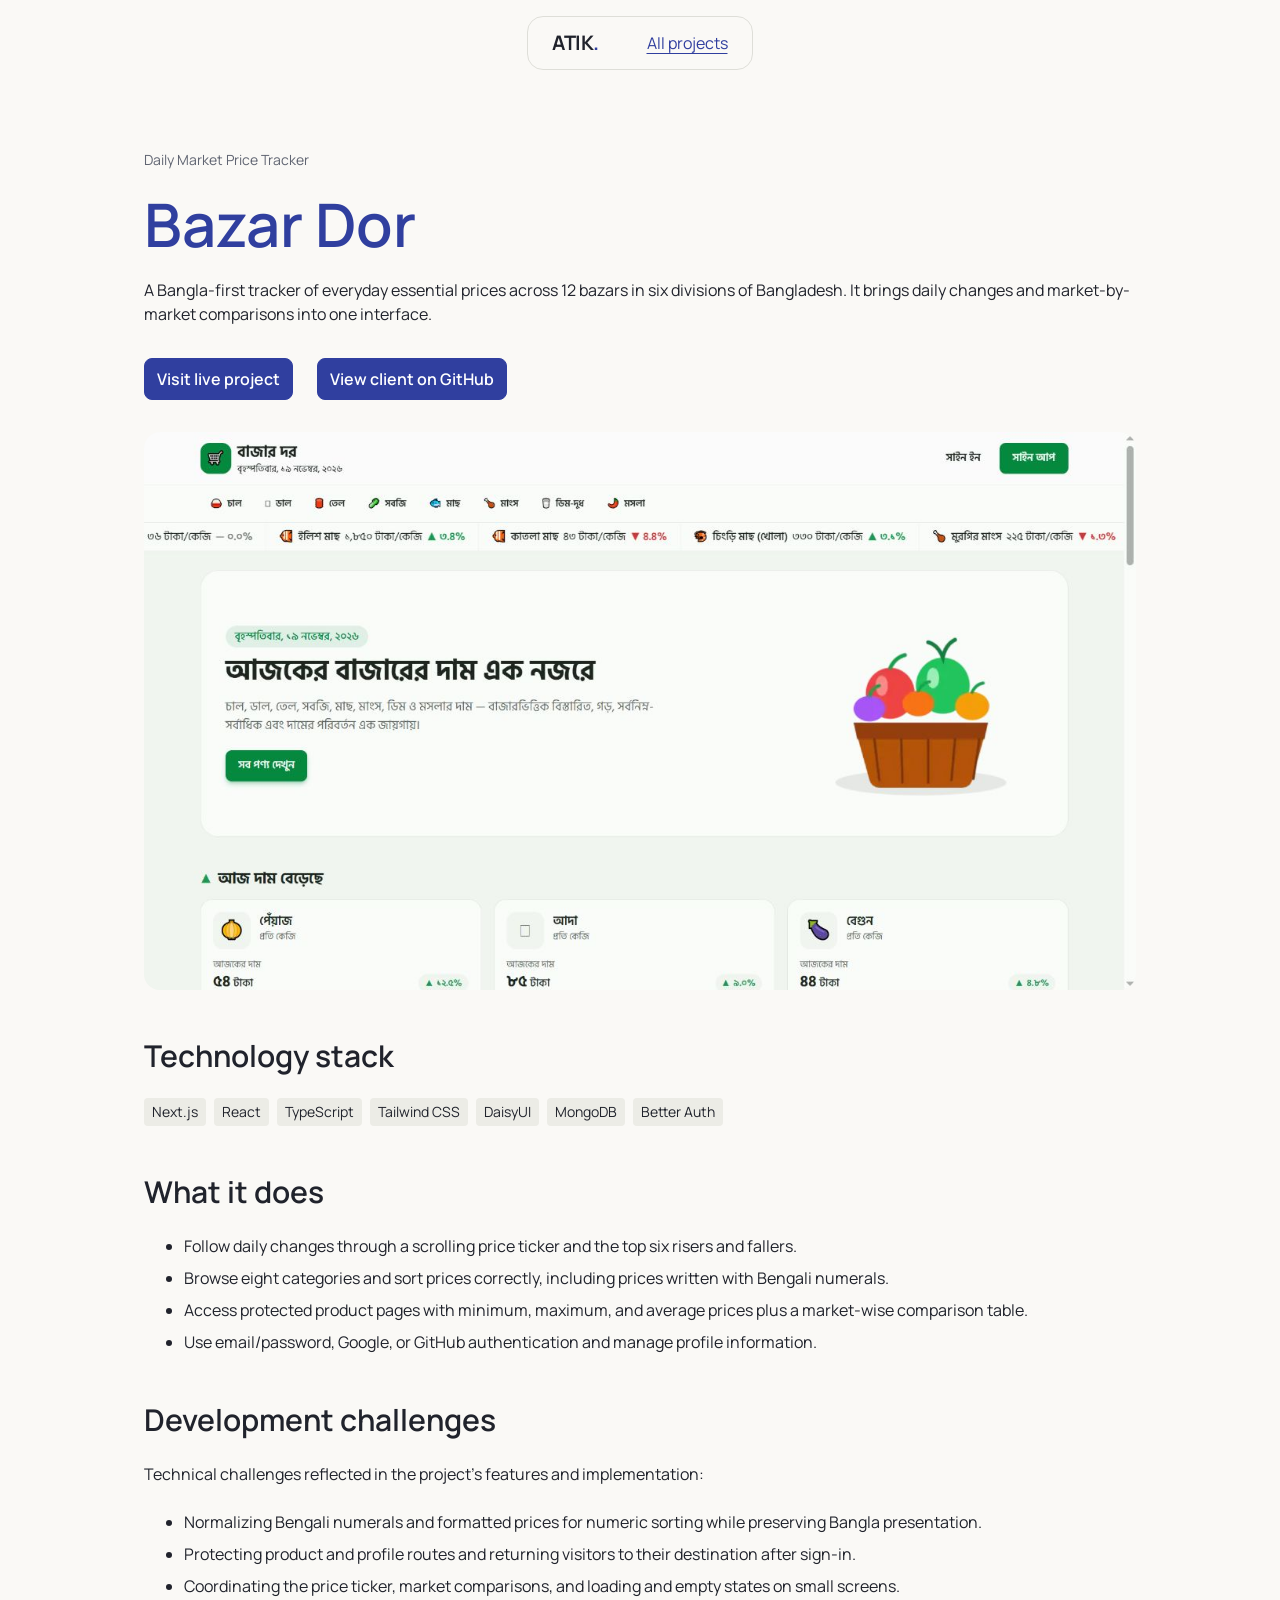
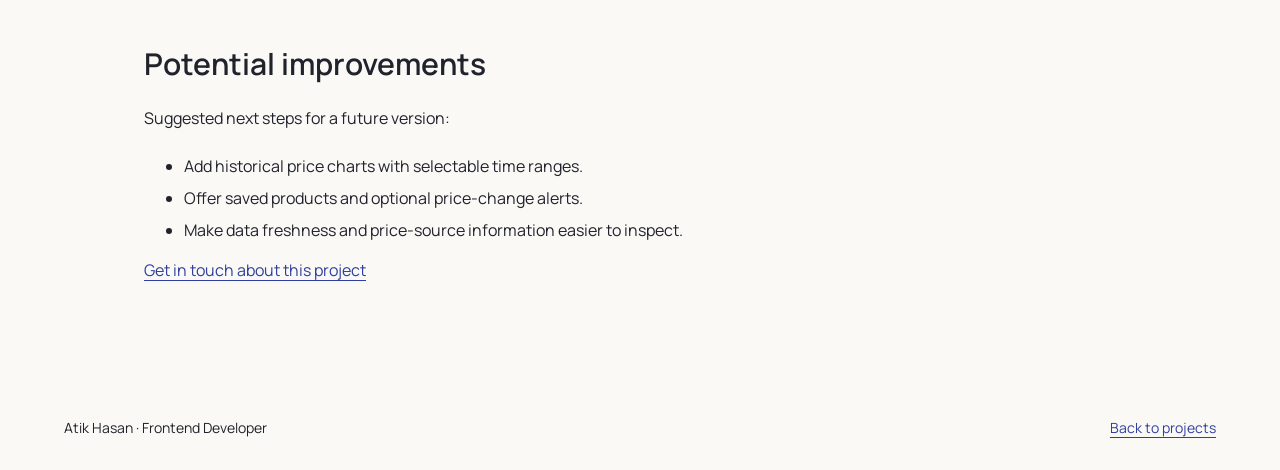
<file: projects/bazardor.html>
<!DOCTYPE html>
<html lang="en"><head><meta charset="utf-8"><meta name="viewport" content="width=device-width,initial-scale=1"><title>Bazar Dor | Atik Hasan</title><meta name="description" content="A Bangla-first tracker of everyday essential prices across 12 bazars in six divisions of Bangladesh. It brings daily changes and market-by-market comparisons into one interface."><link rel="icon" href="../assets/favicon.svg" type="image/svg+xml"><link rel="stylesheet" href="../css/refresh.css"></head><body><a class="skip-link" href="#main-content">Skip to content</a><div class="main-content"><header class="site-header"><a class="brand" href="../index.html">ATIK<span class="color">.</span></a><a href="../index.html#portfolio">All projects</a></header><main id="main-content" class="detail-page" tabindex="-1"><p class="project-type">Daily Market Price Tracker</p><h1>Bazar Dor</h1><p>A Bangla-first tracker of everyday essential prices across 12 bazars in six divisions of Bangladesh. It brings daily changes and market-by-market comparisons into one interface.</p><div class="detail-actions"><a class="btn-custom btn-color" href="https://bazardor-atik.vercel.app/">Visit live project</a><a class="btn-custom btn-color" href="https://github.com/AtikHasanDev/Assignment_07">View client on GitHub</a></div><img class="project-preview" src="../img/portfolio/bazardor.jpg" alt="Bazar Dor homepage preview" width="1280" height="720"><h2>Technology stack</h2><ul class="skill-tags"><li>Next.js</li><li>React</li><li>TypeScript</li><li>Tailwind CSS</li><li>DaisyUI</li><li>MongoDB</li><li>Better Auth</li></ul><h2>What it does</h2><ul><li>Follow daily changes through a scrolling price ticker and the top six risers and fallers.</li><li>Browse eight categories and sort prices correctly, including prices written with Bengali numerals.</li><li>Access protected product pages with minimum, maximum, and average prices plus a market-wise comparison table.</li><li>Use email/password, Google, or GitHub authentication and manage profile information.</li></ul><h2>Development challenges</h2><p>Technical challenges reflected in the project's features and implementation:</p><ul><li>Normalizing Bengali numerals and formatted prices for numeric sorting while preserving Bangla presentation.</li><li>Protecting product and profile routes and returning visitors to their destination after sign-in.</li><li>Coordinating the price ticker, market comparisons, and loading and empty states on small screens.</li></ul><h2>Potential improvements</h2><p>Suggested next steps for a future version:</p><ul><li>Add historical price charts with selectable time ranges.</li><li>Offer saved products and optional price-change alerts.</li><li>Make data freshness and price-source information easier to inspect.</li></ul><p><a href="../index.html#contact">Get in touch about this project</a></p></main><footer class="site-footer"><p>Atik Hasan · Frontend Developer</p><a href="../index.html#portfolio">Back to projects</a></footer></div></body></html>
</file>
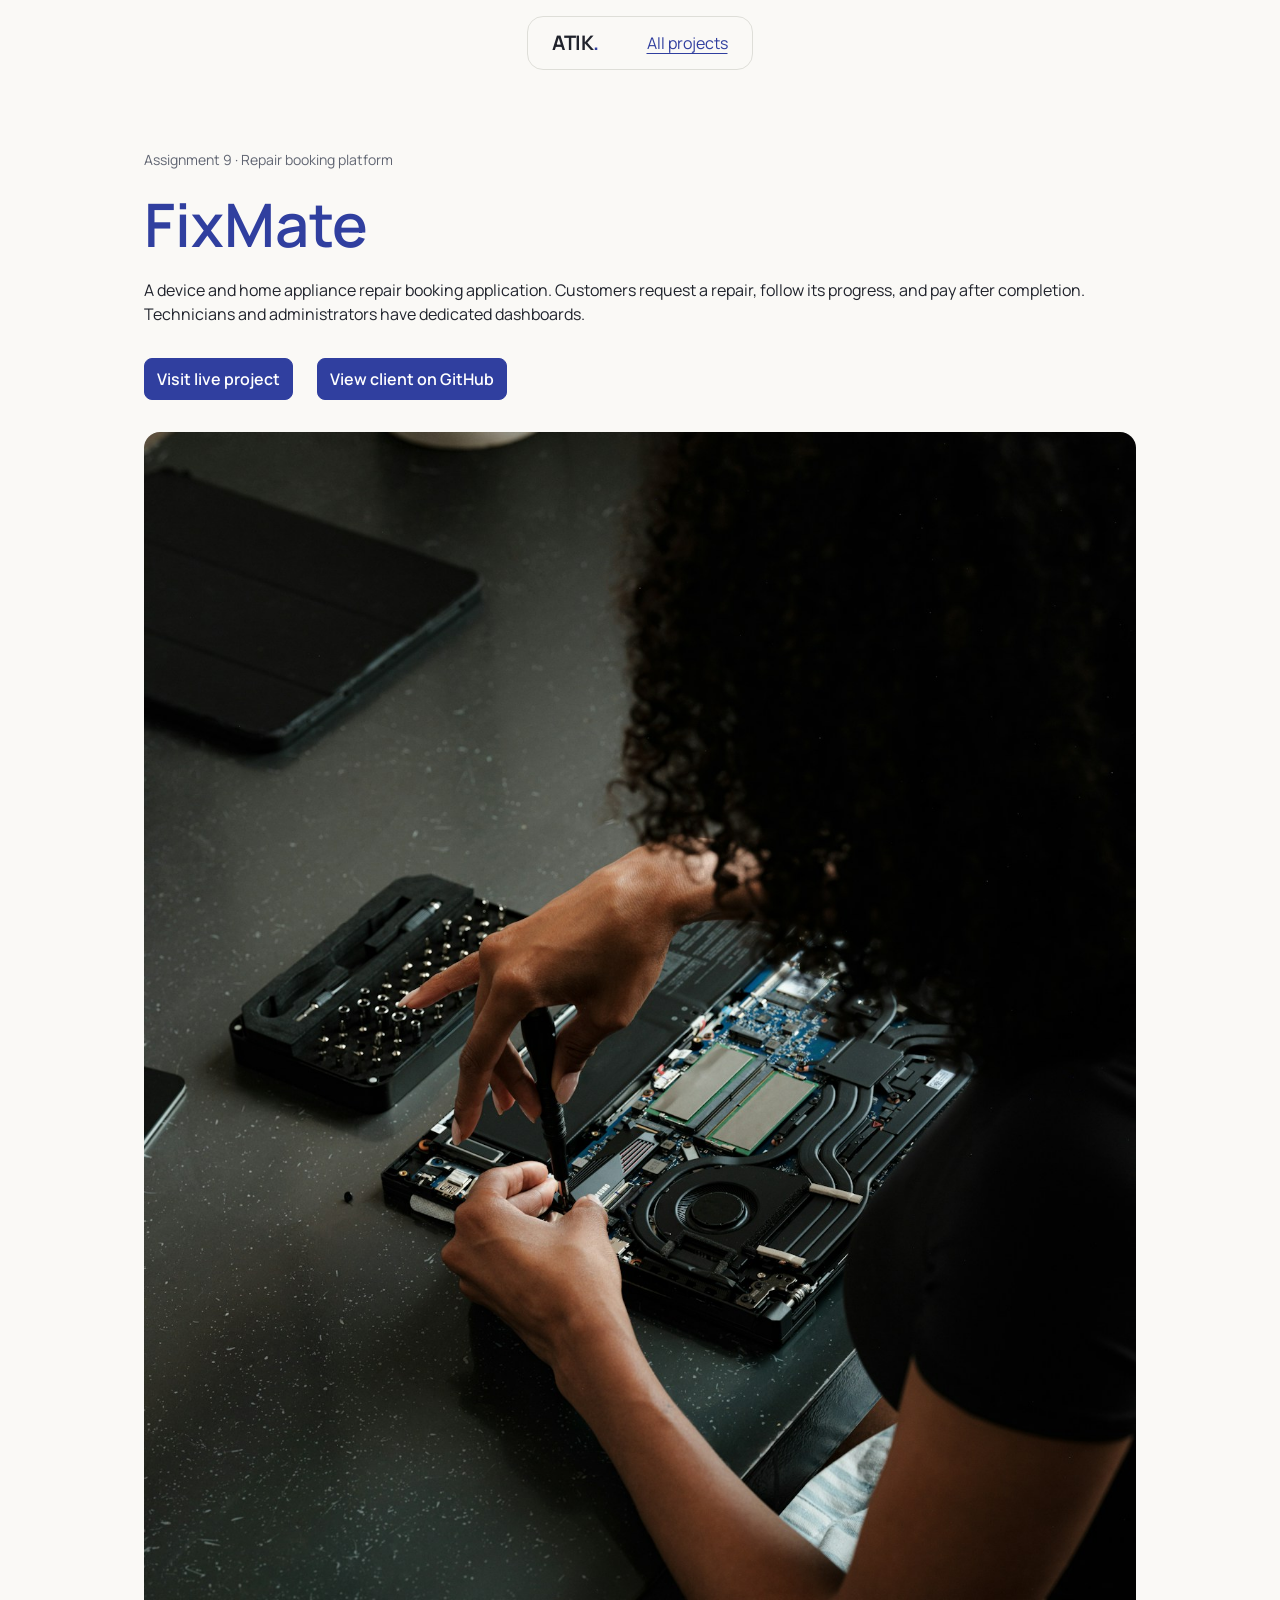
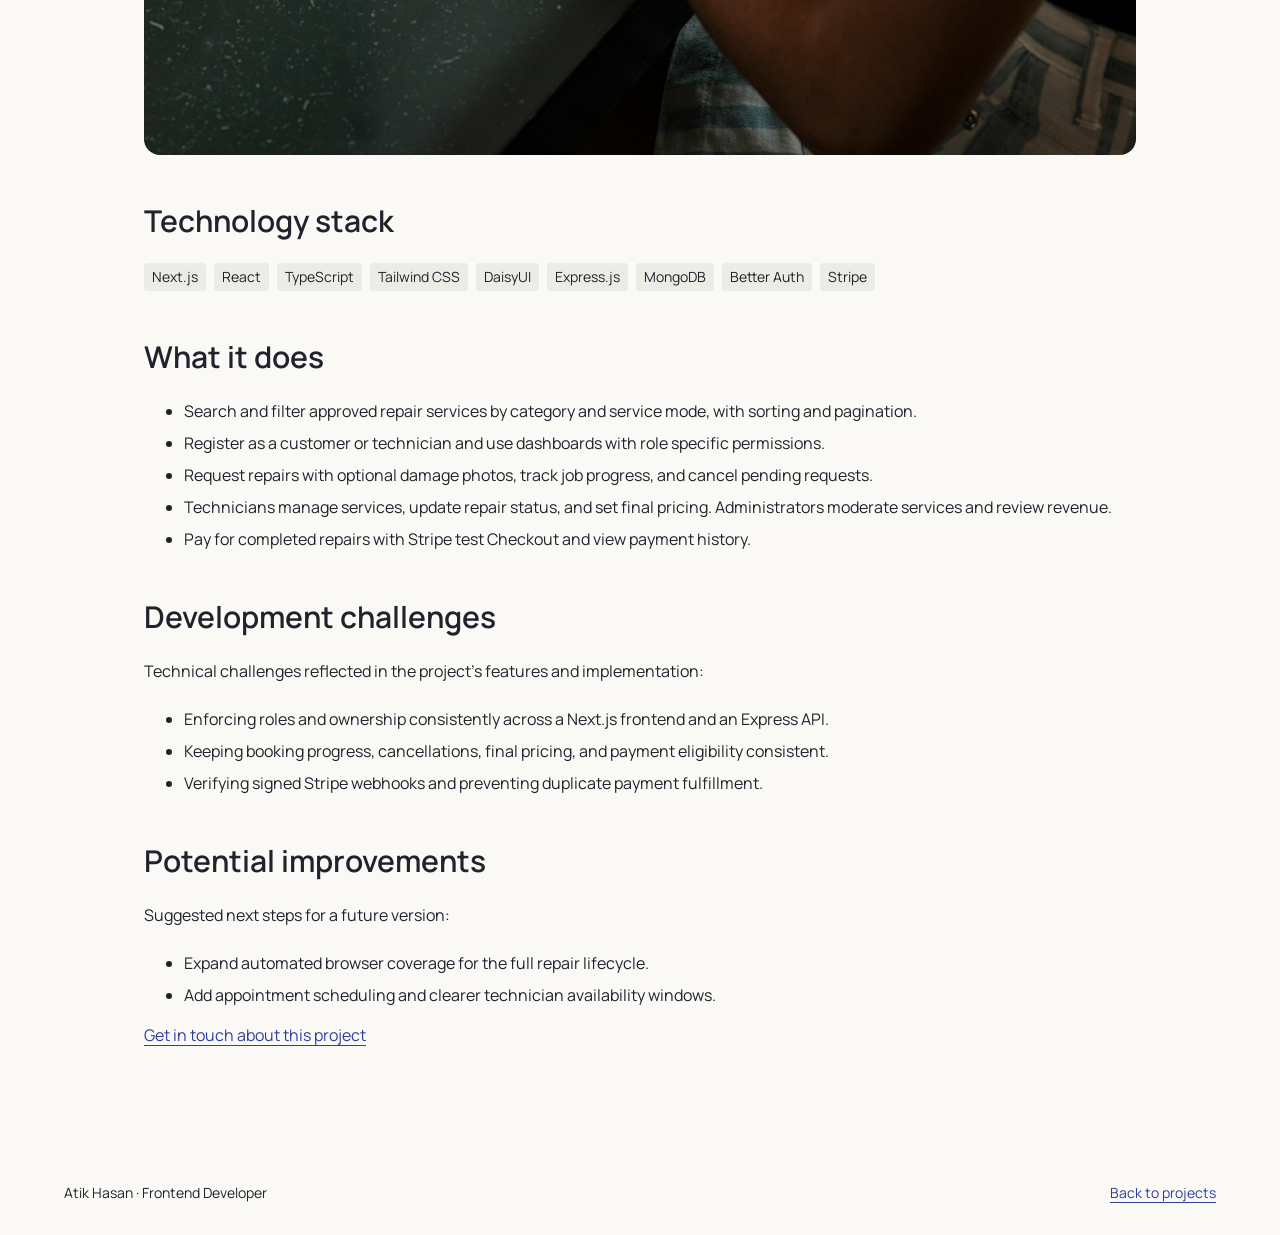
<file: projects/fixmate.html>
<!DOCTYPE html>
<html lang="en"><head><meta charset="utf-8"><meta name="viewport" content="width=device-width,initial-scale=1"><title>FixMate | Atik Hasan</title><meta name="description" content="A device and home appliance repair booking application. Customers request a repair, follow its progress, and pay after completion. Technicians and administrators have dedicated dashboards."><link rel="icon" href="../assets/favicon.svg" type="image/svg+xml"><link rel="stylesheet" href="../css/refresh.css"></head><body><a class="skip-link" href="#main-content">Skip to content</a><div class="main-content"><header class="site-header"><a class="brand" href="../index.html">ATIK<span class="color">.</span></a><a href="../index.html#portfolio">All projects</a></header><main id="main-content" class="detail-page" tabindex="-1"><p class="project-type">Assignment 9 · Repair booking platform</p><h1>FixMate</h1><p>A device and home appliance repair booking application. Customers request a repair, follow its progress, and pay after completion. Technicians and administrators have dedicated dashboards.</p><div class="detail-actions"><a class="btn-custom btn-color" href="https://fixmate-atikhasan.vercel.app">Visit live project</a><a class="btn-custom btn-color" href="https://github.com/AtikHasanDev/Assignment-9">View client on GitHub</a></div><img class="project-preview" src="../img/portfolio/fixmate.jpg" alt="Device repair workbench featured in FixMate" width="1280" height="720"><h2>Technology stack</h2><ul class="skill-tags"><li>Next.js</li><li>React</li><li>TypeScript</li><li>Tailwind CSS</li><li>DaisyUI</li><li>Express.js</li><li>MongoDB</li><li>Better Auth</li><li>Stripe</li></ul><h2>What it does</h2><ul><li>Search and filter approved repair services by category and service mode, with sorting and pagination.</li><li>Register as a customer or technician and use dashboards with role specific permissions.</li><li>Request repairs with optional damage photos, track job progress, and cancel pending requests.</li><li>Technicians manage services, update repair status, and set final pricing. Administrators moderate services and review revenue.</li><li>Pay for completed repairs with Stripe test Checkout and view payment history.</li></ul><h2>Development challenges</h2><p>Technical challenges reflected in the project's features and implementation:</p><ul><li>Enforcing roles and ownership consistently across a Next.js frontend and an Express API.</li><li>Keeping booking progress, cancellations, final pricing, and payment eligibility consistent.</li><li>Verifying signed Stripe webhooks and preventing duplicate payment fulfillment.</li></ul><h2>Potential improvements</h2><p>Suggested next steps for a future version:</p><ul><li>Expand automated browser coverage for the full repair lifecycle.</li><li>Add appointment scheduling and clearer technician availability windows.</li></ul><p><a href="../index.html#contact">Get in touch about this project</a></p></main><footer class="site-footer"><p>Atik Hasan · Frontend Developer</p><a href="../index.html#portfolio">Back to projects</a></footer></div></body></html>
</file>
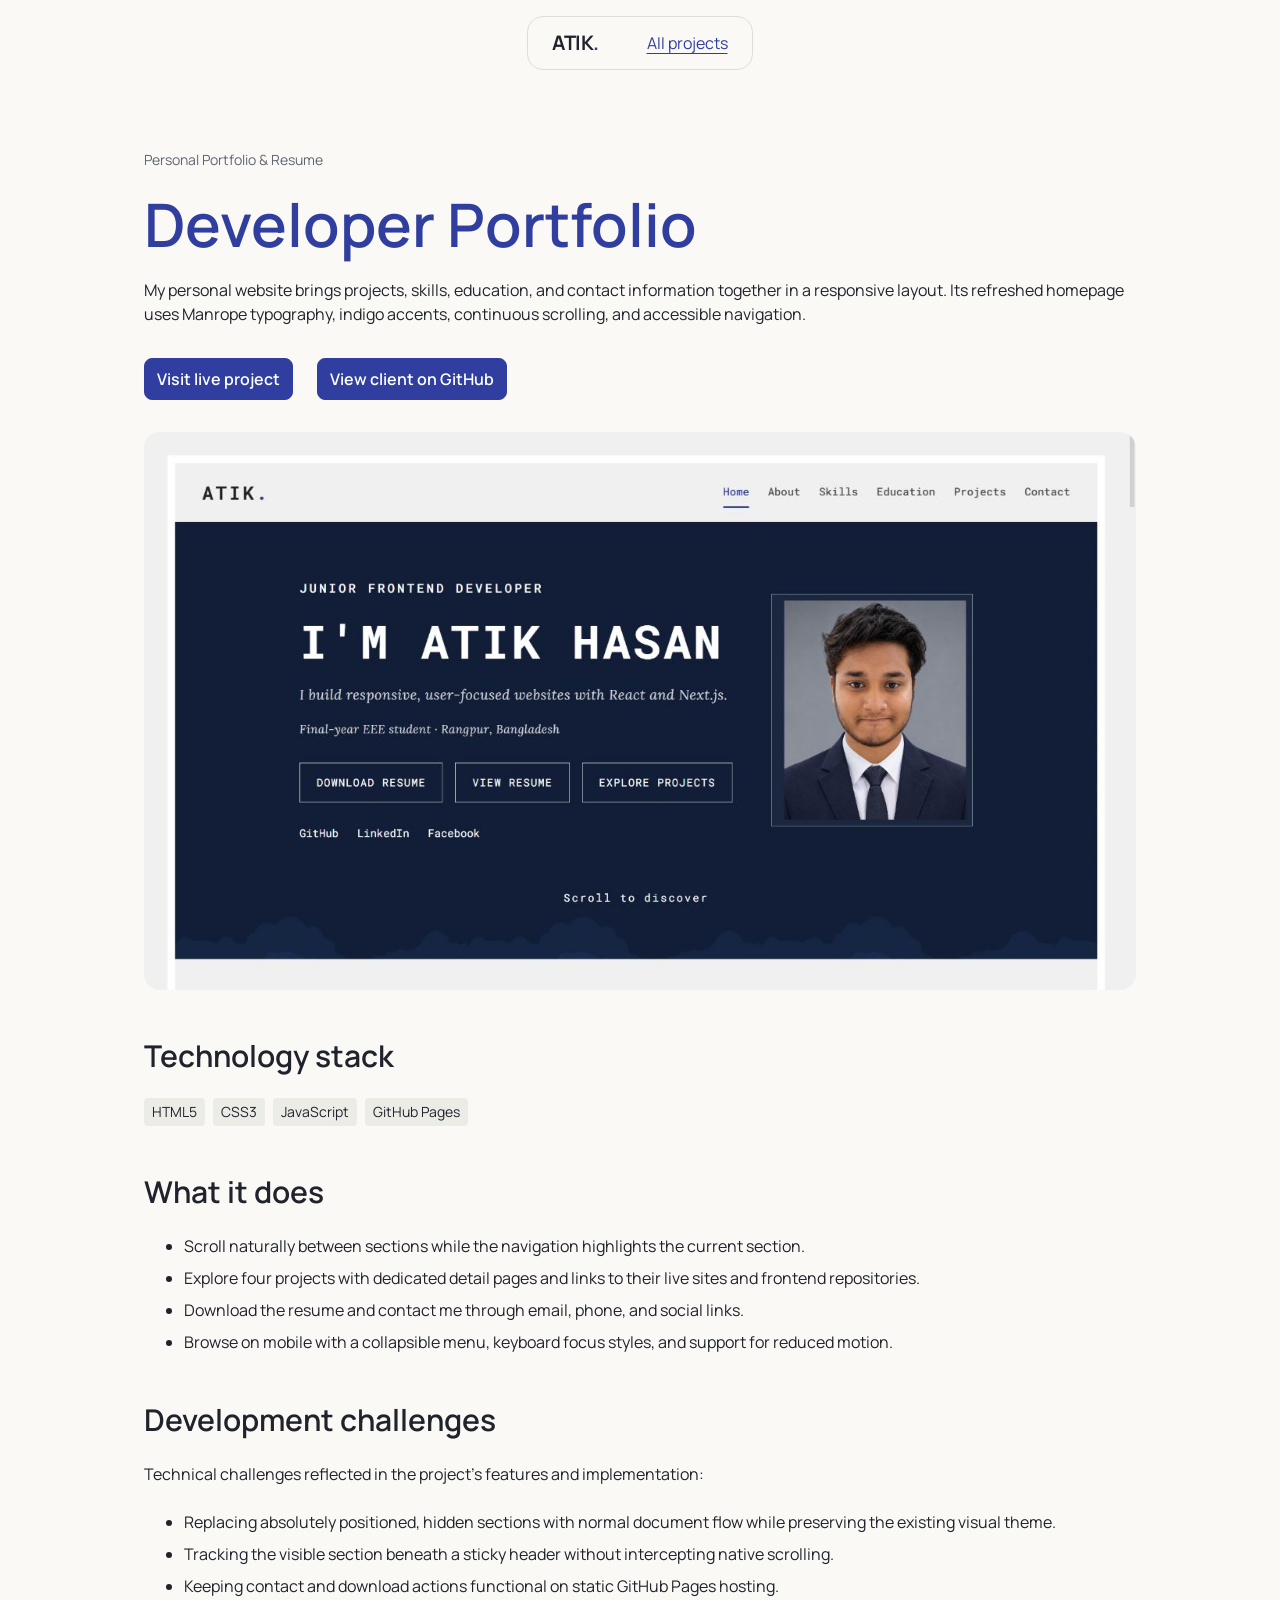
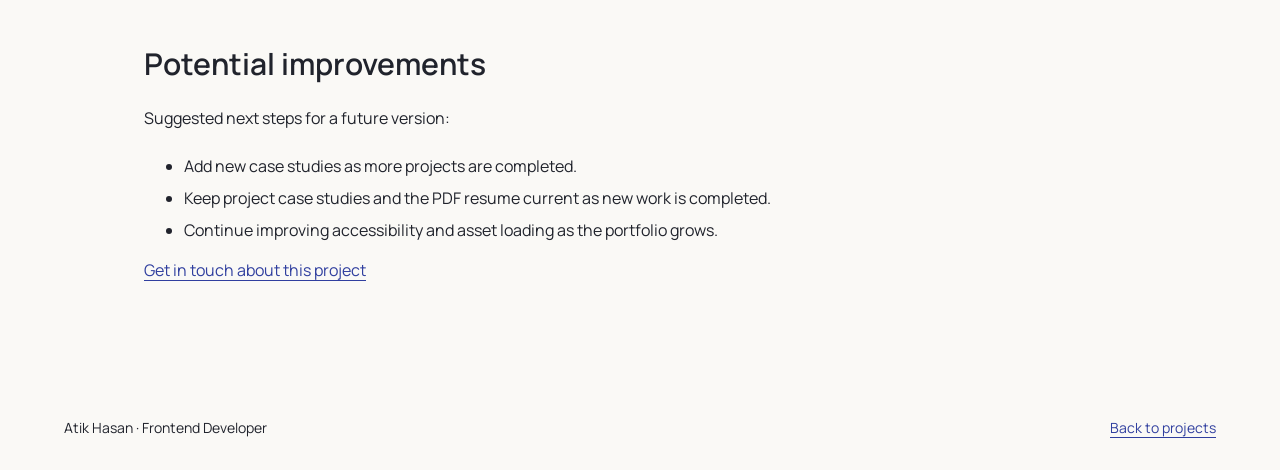
<file: projects/portfolio.html>
<!DOCTYPE html>
<html lang="en"><head><meta charset="utf-8"><meta name="viewport" content="width=device-width,initial-scale=1"><title>Developer Portfolio | Atik Hasan</title><meta name="description" content="My personal website brings projects, skills, education, and contact information together in a responsive layout. Its refreshed homepage uses Manrope typography, indigo accents, continuous scrolling, and accessible navigation."><link rel="icon" href="../assets/favicon.svg" type="image/svg+xml"><link rel="stylesheet" href="../css/refresh.css"></head><body><a class="skip-link" href="#main-content">Skip to content</a><div class="main-content"><header class="site-header"><a class="brand" href="../index.html">ATIK<span class="color">.</span></a><a href="../index.html#portfolio">All projects</a></header><main id="main-content" class="detail-page" tabindex="-1"><p class="project-type">Personal Portfolio &amp; Resume</p><h1>Developer Portfolio</h1><p>My personal website brings projects, skills, education, and contact information together in a responsive layout. Its refreshed homepage uses Manrope typography, indigo accents, continuous scrolling, and accessible navigation.</p><div class="detail-actions"><a class="btn-custom btn-color" href="https://atikhasandev.github.io/">Visit live project</a><a class="btn-custom btn-color" href="https://github.com/AtikHasanDev/AtikHasanDev.github.io">View client on GitHub</a></div><img class="project-preview" src="../img/portfolio/portfolio.jpg" alt="Developer Portfolio homepage preview" width="1280" height="720"><h2>Technology stack</h2><ul class="skill-tags"><li>HTML5</li><li>CSS3</li><li>JavaScript</li><li>GitHub Pages</li></ul><h2>What it does</h2><ul><li>Scroll naturally between sections while the navigation highlights the current section.</li><li>Explore four projects with dedicated detail pages and links to their live sites and frontend repositories.</li><li>Download the resume and contact me through email, phone, and social links.</li><li>Browse on mobile with a collapsible menu, keyboard focus styles, and support for reduced motion.</li></ul><h2>Development challenges</h2><p>Technical challenges reflected in the project's features and implementation:</p><ul><li>Replacing absolutely positioned, hidden sections with normal document flow while preserving the existing visual theme.</li><li>Tracking the visible section beneath a sticky header without intercepting native scrolling.</li><li>Keeping contact and download actions functional on static GitHub Pages hosting.</li></ul><h2>Potential improvements</h2><p>Suggested next steps for a future version:</p><ul><li>Add new case studies as more projects are completed.</li><li>Keep project case studies and the PDF resume current as new work is completed.</li><li>Continue improving accessibility and asset loading as the portfolio grows.</li></ul><p><a href="../index.html#contact">Get in touch about this project</a></p></main><footer class="site-footer"><p>Atik Hasan · Frontend Developer</p><a href="../index.html#portfolio">Back to projects</a></footer></div></body></html>
</file>
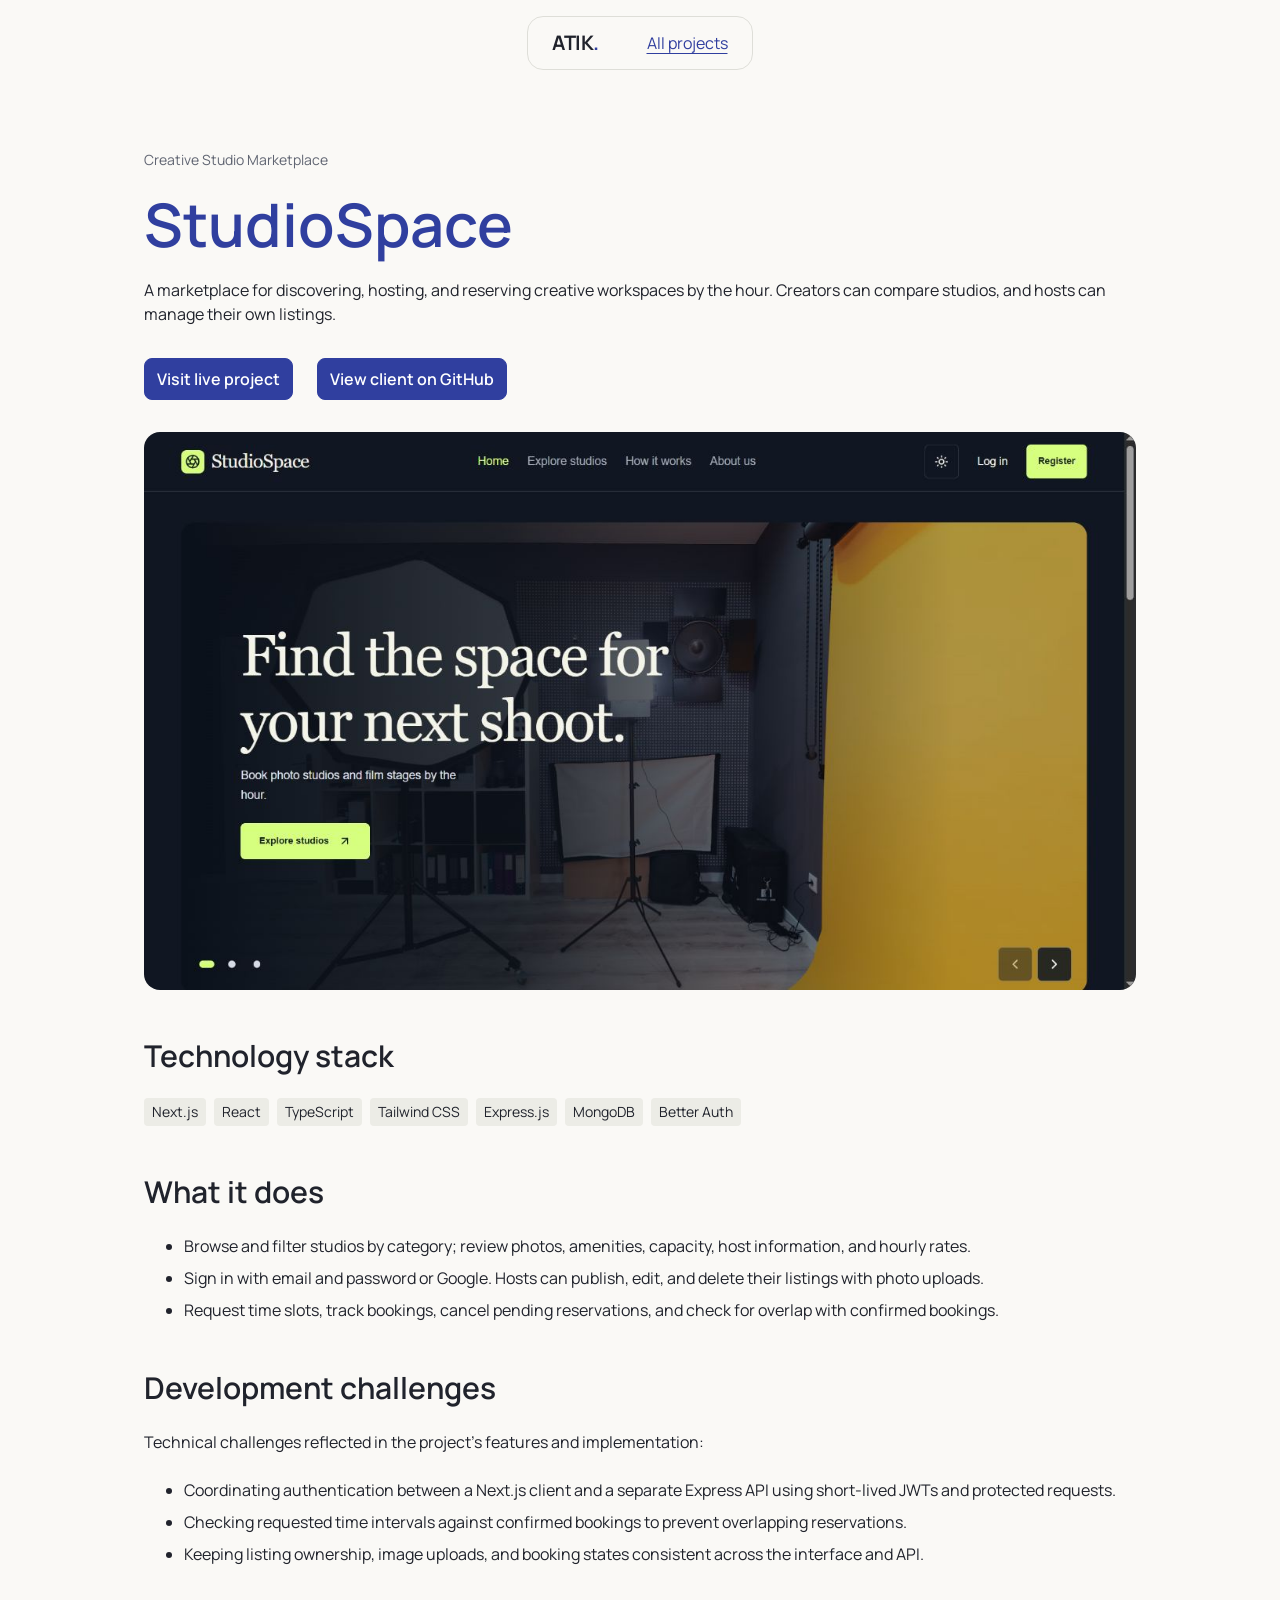
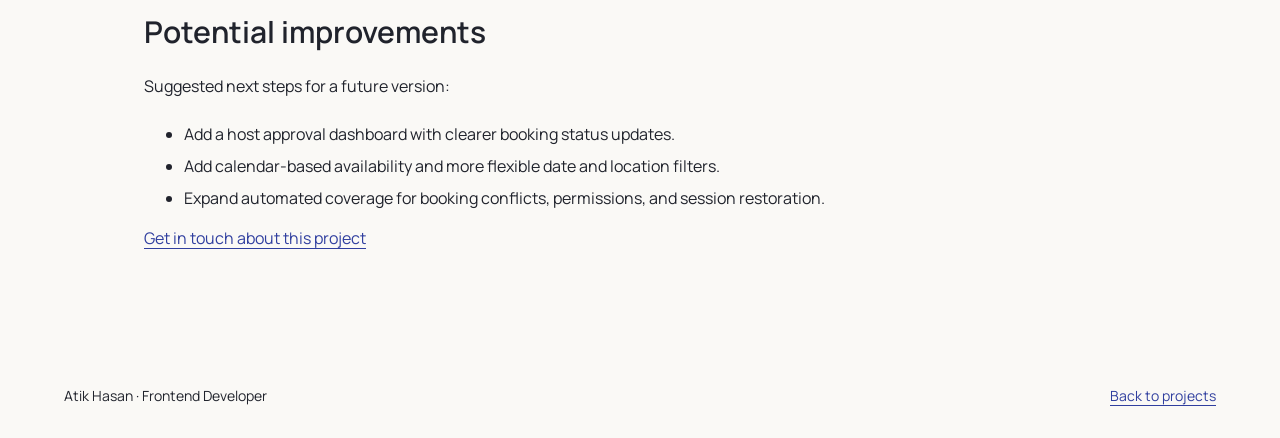
<file: projects/studiospace.html>
<!DOCTYPE html>
<html lang="en"><head><meta charset="utf-8"><meta name="viewport" content="width=device-width,initial-scale=1"><title>StudioSpace | Atik Hasan</title><meta name="description" content="A marketplace for discovering, hosting, and reserving creative workspaces by the hour. Creators can compare studios, and hosts can manage their own listings."><link rel="icon" href="../assets/favicon.svg" type="image/svg+xml"><link rel="stylesheet" href="../css/refresh.css"></head><body><a class="skip-link" href="#main-content">Skip to content</a><div class="main-content"><header class="site-header"><a class="brand" href="../index.html">ATIK<span class="color">.</span></a><a href="../index.html#portfolio">All projects</a></header><main id="main-content" class="detail-page" tabindex="-1"><p class="project-type">Creative Studio Marketplace</p><h1>StudioSpace</h1><p>A marketplace for discovering, hosting, and reserving creative workspaces by the hour. Creators can compare studios, and hosts can manage their own listings.</p><div class="detail-actions"><a class="btn-custom btn-color" href="https://studiospace-atik.vercel.app/">Visit live project</a><a class="btn-custom btn-color" href="https://github.com/AtikHasanDev/Assignment-8">View client on GitHub</a></div><img class="project-preview" src="../img/portfolio/studiospace.jpg" alt="StudioSpace homepage preview" width="1280" height="720"><h2>Technology stack</h2><ul class="skill-tags"><li>Next.js</li><li>React</li><li>TypeScript</li><li>Tailwind CSS</li><li>Express.js</li><li>MongoDB</li><li>Better Auth</li></ul><h2>What it does</h2><ul><li>Browse and filter studios by category; review photos, amenities, capacity, host information, and hourly rates.</li><li>Sign in with email and password or Google. Hosts can publish, edit, and delete their listings with photo uploads.</li><li>Request time slots, track bookings, cancel pending reservations, and check for overlap with confirmed bookings.</li></ul><h2>Development challenges</h2><p>Technical challenges reflected in the project's features and implementation:</p><ul><li>Coordinating authentication between a Next.js client and a separate Express API using short-lived JWTs and protected requests.</li><li>Checking requested time intervals against confirmed bookings to prevent overlapping reservations.</li><li>Keeping listing ownership, image uploads, and booking states consistent across the interface and API.</li></ul><h2>Potential improvements</h2><p>Suggested next steps for a future version:</p><ul><li>Add a host approval dashboard with clearer booking status updates.</li><li>Add calendar-based availability and more flexible date and location filters.</li><li>Expand automated coverage for booking conflicts, permissions, and session restoration.</li></ul><p><a href="../index.html#contact">Get in touch about this project</a></p></main><footer class="site-footer"><p>Atik Hasan · Frontend Developer</p><a href="../index.html#portfolio">Back to projects</a></footer></div></body></html>
</file>
<file: css/refresh.css>
@font-face{font-family:Manrope;src:url('../fonts/manrope-latin-variable.woff2') format('woff2');font-weight:200 800;font-style:normal;font-display:swap}
:root{--ink:#20232c;--muted:#606572;--accent:#303f9f;--paper:#faf9f6;--line:#deded8;--curve:cubic-bezier(.22,1,.36,1)}
*{box-sizing:border-box}html{scroll-behavior:smooth;scroll-padding-top:96px}body{margin:0;background:var(--paper);color:var(--ink);font-family:Manrope,sans-serif;font-size:16px;line-height:24px}h1,h2,h3,p{margin:0 0 24px}h1,h2,h3{text-wrap:balance;font-weight:600}p,li{text-wrap:pretty}h3{font-size:24px;line-height:32px}em{font-style:normal}a{color:var(--accent);text-underline-offset:4px;transition:opacity 300ms var(--curve),transform 500ms var(--curve)}a:hover{opacity:.75}a:active,button:active{transform:scale(.98)}a:focus-visible,button:focus-visible{outline:3px solid var(--accent);outline-offset:4px}img{display:block;max-width:100%;height:auto}button{font:inherit;cursor:pointer}.color{color:var(--accent)}strong.color{font-weight:inherit}
.heading-1{font-size:60px;line-height:60px;font-weight:600;letter-spacing:-.04em}.heading-2{font-size:48px;line-height:48px;font-weight:600;letter-spacing:-.035em}.heading-5{font-size:24px;line-height:32px;font-weight:600}.title-3{font-size:16px;line-height:24px;font-weight:500}.title-4{font-size:14px;line-height:20px;font-weight:500}.body-3{font-size:16px;line-height:24px;font-weight:400}.button-md{font-size:16px;line-height:24px;font-weight:600}.button-sm{font-size:14px;line-height:20px;font-weight:600}.caption-2{font-size:14px;line-height:20px;font-weight:400}.caption-3{font-size:12px;line-height:16px;font-weight:600}
.skip-link{position:fixed;left:16px;top:-96px;z-index:500;background:white;padding:12px}.skip-link:focus{top:16px}.sr-only{position:absolute;width:1px;height:1px;padding:0;margin:-1px;overflow:hidden;clip:rect(0,0,0,0);white-space:nowrap;border:0}
.site-header{position:sticky;top:16px;z-index:100;width:max-content;max-width:calc(100% - 32px);margin:16px auto 0;display:flex;align-items:center;justify-content:space-between;gap:48px;padding:12px 24px;border:1px solid var(--line);border-radius:16px;background:#faf9f6eF;backdrop-filter:blur(20px)}.brand{font-size:20px;line-height:28px;font-weight:700;letter-spacing:-.03em;color:var(--ink);text-decoration:none}#site-nav{display:flex;gap:24px;align-items:center}#site-nav a{font-size:14px;line-height:20px;font-weight:500;color:var(--muted);text-decoration:none;padding:4px 0}#site-nav a[aria-current]{color:var(--accent);text-decoration:underline;text-underline-offset:8px}.nav-toggle{display:none}
.section{padding:96px 32px}.section-block,.hero-layout{max-width:1152px;margin:auto}.section-header{margin-bottom:32px}.section-header h2{margin:0}.section-lead{max-width:680px;color:var(--muted);margin-bottom:40px}.section-main{padding-top:80px;padding-bottom:48px}.hero-layout{display:grid;grid-template-columns:minmax(0,1.6fr) minmax(0,1fr);align-items:center;gap:64px}.intro-text h1{max-width:680px;background:linear-gradient(to right,#000,#666);background-clip:text;-webkit-background-clip:text;color:transparent;margin-bottom:24px}.eyebrow{text-transform:uppercase;letter-spacing:.12em;color:var(--accent);margin-bottom:24px}.hero-description{max-width:680px;color:var(--muted);font-size:18px;line-height:28px}.hero-note{color:var(--muted);margin-bottom:32px}.intro-btns{display:flex;gap:16px;flex-wrap:wrap}.btn-custom{display:inline-flex;align-items:center;justify-content:center;gap:16px;padding:8px 12px;border:1px solid var(--accent);border-radius:8px;background:var(--accent);color:#fff;text-decoration:none;font-size:16px;line-height:24px;font-weight:600;transition:transform 500ms var(--curve),opacity 300ms var(--curve)}.btn-custom:hover{color:white;opacity:.85;transform:translateY(-2px)}.hero-proof{display:flex;align-items:center;flex-wrap:wrap;gap:16px;margin-top:40px;color:var(--muted)}.hero-proof>span:first-child{color:var(--accent)}.hero-visual{position:relative;padding:0 0 32px}.portrait-frame{border-radius:16px;background:#ecebe6;overflow:hidden;aspect-ratio:4/5}.portrait{width:100%;height:100%;object-fit:cover;object-position:center top}.portrait-caption{position:relative;margin:-48px -16px 0 32px;background:white;border:1px solid var(--line);border-radius:12px;padding:24px;display:flex;flex-direction:column;gap:8px}.portrait-caption .caption-2{color:var(--muted)}.scroll-cue{display:flex;justify-content:space-between;max-width:1152px;margin:48px auto 0;color:var(--muted);text-decoration:none}
#portfolio{background:#f0f0eb}.project-grid{display:grid;grid-template-columns:repeat(2,minmax(0,1fr));gap:32px}.project-card{background:var(--paper);border:1px solid var(--line);border-radius:16px;overflow:hidden;display:flex;flex-direction:column;transition:transform 500ms var(--curve)}.project-card:hover{transform:translateY(-4px)}.project-card img{width:100%;aspect-ratio:16/10;object-fit:cover;object-position:top}.project-image-link{display:block}.project-content{padding:32px;display:flex;flex:1;flex-direction:column}.project-content h3{margin-bottom:16px}.project-content p{color:var(--muted);margin-bottom:16px}.project-content .project-type{color:var(--accent);font-size:12px;line-height:16px;font-weight:600;letter-spacing:.06em;text-transform:uppercase}.project-stack{font-size:14px;line-height:20px}.detail-link{display:inline-flex;align-self:flex-start;gap:16px;align-items:center;margin-top:auto;padding:8px 0;font-size:14px;line-height:20px;font-weight:600}.tagline-section{padding-block:96px;background:#fff}.tagline-section .section-block{display:grid;grid-template-columns:1fr 2fr;gap:48px}.tagline{max-width:680px;margin:0}.tagline span{opacity:1;transition:opacity 500ms var(--curve)}.motion-ready .tagline span{opacity:.3}.motion-ready .tagline span.is-visible{opacity:1}
.about-layout{display:grid;grid-template-columns:1fr 2fr;gap:64px}.info-list{list-style:none;padding:0;margin:0}.info-list li{padding:12px 0;display:flex;flex-direction:column;gap:4px}.info-list strong{font-size:12px;line-height:16px;color:var(--muted);font-weight:500}.about-text p{color:var(--muted)}#skills{background:#f0f0eb}.skill-grid{display:grid;grid-template-columns:repeat(3,minmax(0,1fr));gap:24px}.skill-category{border:1px solid var(--line);border-radius:16px;padding:24px;background:var(--paper)}.skill-symbol{display:block;color:var(--accent);font-size:24px;line-height:32px;margin-bottom:24px}.skill-tags{list-style:none;display:flex;gap:8px;flex-wrap:wrap;margin:0;padding:0}.skill-tags li{background:#ecece6;border-radius:4px;padding:4px 8px;font-size:14px;line-height:20px}.skills-extra{display:grid;grid-template-columns:1fr 1fr;gap:48px;margin-top:48px}.skills-extra p{color:var(--muted)}.timeline{list-style:none;margin:0;padding:0;display:grid;grid-template-columns:1fr 1fr;gap:24px}.timeline li{border:1px solid var(--line);border-radius:12px;padding:24px}.timeline h3{font-size:20px;line-height:28px;margin-bottom:8px}.timeline em{display:block;color:var(--muted);font-size:14px;line-height:20px;margin-bottom:16px}.timeline p{margin:0}.research-note{margin-top:48px;max-width:680px}.research-note p{color:var(--muted)}#contact{background:#eeeef7}.contact-intro{max-width:680px;color:var(--muted);font-size:18px;line-height:28px}.contact-grid{display:grid;grid-template-columns:repeat(3,minmax(0,1fr));gap:32px;margin:40px 0;overflow-wrap:anywhere}.contact-grid h3{font-size:14px;line-height:20px;color:var(--muted);margin-bottom:8px}.social-links{display:flex;gap:24px;flex-wrap:wrap;margin-top:32px;font-size:14px;line-height:20px}.resume-link{margin:24px 0 0;font-size:14px;line-height:20px}.site-footer{display:flex;justify-content:space-between;gap:24px;flex-wrap:wrap;max-width:1216px;margin:auto;padding:32px;font-size:14px;line-height:20px}.site-footer p{margin:0}
.detail-page{max-width:1056px;margin:auto;padding:80px 32px}.detail-page h1{font-size:60px;line-height:60px;color:var(--accent)}.detail-page h2{font-size:30px;line-height:36px;margin-top:48px}.detail-page li{margin-bottom:8px}.detail-page .skill-tags li{margin-bottom:0}.detail-page .project-type{color:var(--muted);font-size:14px;line-height:20px}.detail-actions{display:flex;align-items:center;flex-wrap:wrap;gap:24px;margin:32px 0}.detail-actions .detail-link{margin:0}.project-preview{border-radius:16px;width:100%;height:auto}.reveal{opacity:1}.motion-ready .reveal{opacity:0;transform:translateY(32px);transition:opacity 700ms var(--curve),transform 700ms var(--curve)}.motion-ready .reveal.is-visible{opacity:1;transform:translateY(0)}
@media(min-width:1200px){.hero-layout{min-height:560px}}
@media(max-width:900px){.site-header{gap:24px}#site-nav{gap:16px}.hero-layout{gap:32px}.heading-1{font-size:48px;line-height:48px}.skill-grid{grid-template-columns:1fr}.contact-grid{grid-template-columns:1fr 1fr}.portrait-caption{margin-left:16px;margin-right:0}.tagline-section .section-block{grid-template-columns:1fr;gap:16px}}
@media(max-width:700px){html{scroll-padding-top:96px}.site-header{width:calc(100% - 32px);padding:12px 16px}.nav-toggle{display:flex;align-items:center;gap:8px;z-index:102;background:transparent;border:0;color:var(--ink);padding:4px;font-size:14px;line-height:20px}.menu-icon{position:relative;width:20px;height:16px;display:block}.menu-icon:before,.menu-icon:after{content:'';position:absolute;left:0;right:0;height:2px;background:currentColor;transition:transform 500ms var(--curve);top:4px}.menu-icon:after{top:12px}.nav-toggle[aria-expanded=true] .menu-icon:before{transform:translateY(4px) rotate(45deg)}.nav-toggle[aria-expanded=true] .menu-icon:after{transform:translateY(-4px) rotate(-45deg)}#site-nav{position:fixed;inset:-16px -16px auto;height:100dvh;display:flex;flex-direction:column;justify-content:center;align-items:flex-start;gap:24px;padding:80px 32px;background:#faf9f6fa;backdrop-filter:blur(24px);visibility:hidden;opacity:0;pointer-events:none;transition:opacity 300ms var(--curve),visibility 300ms var(--curve)}#site-nav.is-open{visibility:visible;opacity:1;pointer-events:auto}#site-nav a{font-size:30px;line-height:36px;opacity:0;transform:translateY(24px);transition:opacity 500ms var(--curve),transform 500ms var(--curve);transition-delay:0ms}#site-nav.is-open a{opacity:1;transform:translateY(0);transition-delay:calc(var(--index)*60ms)}body.menu-open{overflow:hidden}.section{padding:64px 24px}.section-main{padding-top:48px;padding-bottom:32px}.hero-layout{grid-template-columns:1fr;gap:40px}.heading-1{font-size:36px;line-height:40px}.heading-2{font-size:30px;line-height:36px}.hero-description{font-size:16px;line-height:24px}.hero-note{font-size:12px;line-height:16px;margin-bottom:24px}.hero-proof{margin-top:24px;gap:12px}.hero-visual{max-width:320px;justify-self:center;padding:0}.portrait-frame{aspect-ratio:1/1}.portrait-caption{padding:16px;margin-top:-48px}.portrait-caption .title-3 br{display:none}.scroll-cue{margin-top:32px}.project-grid,.about-layout,.timeline,.skills-extra,.contact-grid{grid-template-columns:1fr}.project-grid{gap:24px}.project-content{padding:24px}.about-layout{gap:32px}.info-list{display:grid;grid-template-columns:1fr 1fr;gap:16px}.skills-extra{gap:24px}.contact-grid{gap:24px}.contact-grid p{margin:0}.detail-page{padding:48px 24px}.detail-page h1{font-size:36px;line-height:40px}.detail-page h2{font-size:24px;line-height:32px}.detail-actions{gap:16px}.site-footer{padding:24px}}
@media(prefers-reduced-motion:reduce){html{scroll-behavior:auto}*,*:before,*:after{animation:none!important;transition:none!important}.motion-ready .reveal,.motion-ready .tagline span{opacity:1;transform:none}.project-card:hover,.btn-custom:hover{transform:none}}

/* Resume access and a more informative featured case study. */
.secondary-action{display:inline-flex;align-items:center;gap:12px;padding:8px 12px;border-radius:8px;color:var(--accent);text-underline-offset:4px}.hero-social{margin-top:24px;gap:24px}.hero-social a{font-size:14px;line-height:20px;font-weight:500}.hero-proof{margin-top:24px}.featured-project{grid-column:1/-1;display:grid;grid-template-columns:minmax(0,1.1fr) minmax(0,1fr)}.featured-project .project-image-link{height:100%;min-height:100%}.featured-project img{height:100%;aspect-ratio:auto;object-fit:cover;object-position:center}.featured-project .project-content{padding:40px}.featured-project h3{font-size:36px;line-height:40px;letter-spacing:-.025em}.project-highlights{padding-left:16px;margin:0 0 24px;color:var(--muted);font-size:14px;line-height:20px}.project-highlights li+li{margin-top:8px}.featured-project .detail-link{background:var(--accent);color:white;padding:8px 12px;border-radius:8px;text-decoration:none}.project-card .detail-link:active{transform:scale(.98)}
@media(max-width:900px){.featured-project .project-content{padding:24px}.featured-project{grid-template-columns:minmax(0,1fr) minmax(0,1fr)}}
@media(max-width:700px){.featured-project{grid-template-columns:1fr}.featured-project .project-image-link{height:auto;min-height:0}.featured-project img{height:auto;aspect-ratio:16/10}.featured-project h3{font-size:30px;line-height:36px}.intro-btns{gap:8px}.hero-social{margin-top:16px}.hero-proof{margin-top:24px}.intro-text .eyebrow{letter-spacing:.06em}.secondary-action{padding:8px}.hero-visual{margin-top:8px}}
@media(min-width:901px){.project-grid{grid-template-columns:repeat(3,minmax(0,1fr))}}
@media(min-width:701px){.featured-project .project-image-link{position:relative;height:auto;min-height:0}.featured-project img{position:absolute;inset:0;width:100%;height:100%}} @media(max-width:420px){.intro-text .heading-1{font-size:30px;line-height:36px}}
</file>
<file: LineaIcons/styles.css>
@charset "UTF-8";

@font-face {
  font-family: "linea";
  src:url("fonts/linea.eot");
  src:url("fonts/linea.eot?#iefix") format("embedded-opentype"),
    url("fonts/linea.woff") format("woff"),
    url("fonts/linea.ttf") format("truetype"),
    url("fonts/linea.svg#linea") format("svg");
  font-weight: normal;
  font-style: normal;

}

[data-icon]:before {
  font-family: "linea" !important;
  content: attr(data-icon);
  font-style: normal !important;
  font-weight: normal !important;
  font-variant: normal !important;
  text-transform: none !important;
  speak: none;
  line-height: 1;
  -webkit-font-smoothing: antialiased;
  -moz-osx-font-smoothing: grayscale;
}

[class^="icon-"]:before,
[class*=" icon-"]:before {
  font-family: "linea" !important;
  font-style: normal !important;
  font-weight: normal !important;
  font-variant: normal !important;
  text-transform: none !important;
  speak: none;
  line-height: 1;
  -webkit-font-smoothing: antialiased;
  -moz-osx-font-smoothing: grayscale;
}

.icon-basic-accelerator:before {
  content: "a";
}
.icon-basic-alarm:before {
  content: "b";
}
.icon-basic-anchor:before {
  content: "c";
}
.icon-basic-anticlockwise:before {
  content: "d";
}
.icon-basic-archive:before {
  content: "e";
}
.icon-basic-archive-full:before {
  content: "f";
}
.icon-basic-ban:before {
  content: "g";
}
.icon-basic-battery-charge:before {
  content: "h";
}
.icon-basic-battery-empty:before {
  content: "i";
}
.icon-basic-battery-full:before {
  content: "j";
}
.icon-basic-battery-half:before {
  content: "k";
}
.icon-basic-bolt:before {
  content: "l";
}
.icon-basic-book:before {
  content: "m";
}
.icon-basic-book-pen:before {
  content: "n";
}
.icon-basic-book-pencil:before {
  content: "o";
}
.icon-basic-bookmark:before {
  content: "p";
}
.icon-basic-calculator:before {
  content: "q";
}
.icon-basic-calendar:before {
  content: "r";
}
.icon-basic-cards-diamonds:before {
  content: "s";
}
.icon-basic-cards-hearts:before {
  content: "t";
}
.icon-basic-case:before {
  content: "u";
}
.icon-basic-chronometer:before {
  content: "v";
}
.icon-basic-clessidre:before {
  content: "w";
}
.icon-basic-clock:before {
  content: "x";
}
.icon-basic-clockwise:before {
  content: "y";
}
.icon-basic-cloud:before {
  content: "z";
}
.icon-basic-clubs:before {
  content: "A";
}
.icon-basic-compass:before {
  content: "B";
}
.icon-basic-cup:before {
  content: "C";
}
.icon-basic-diamonds:before {
  content: "D";
}
.icon-basic-display:before {
  content: "E";
}
.icon-basic-download:before {
  content: "F";
}
.icon-basic-exclamation:before {
  content: "G";
}
.icon-basic-eye:before {
  content: "H";
}
.icon-basic-eye-closed:before {
  content: "I";
}
.icon-basic-female:before {
  content: "J";
}
.icon-basic-flag1:before {
  content: "K";
}
.icon-basic-flag2:before {
  content: "L";
}
.icon-basic-floppydisk:before {
  content: "M";
}
.icon-basic-folder:before {
  content: "N";
}
.icon-basic-folder-multiple:before {
  content: "O";
}
.icon-basic-gear:before {
  content: "P";
}
.icon-basic-geolocalize-01:before {
  content: "Q";
}
.icon-basic-geolocalize-05:before {
  content: "R";
}
.icon-basic-globe:before {
  content: "S";
}
.icon-basic-gunsight:before {
  content: "T";
}
.icon-basic-hammer:before {
  content: "U";
}
.icon-basic-headset:before {
  content: "V";
}
.icon-basic-heart:before {
  content: "W";
}
.icon-basic-heart-broken:before {
  content: "X";
}
.icon-basic-helm:before {
  content: "Y";
}
.icon-basic-home:before {
  content: "Z";
}
.icon-basic-info:before {
  content: "0";
}
.icon-basic-ipod:before {
  content: "1";
}
.icon-basic-joypad:before {
  content: "2";
}
.icon-basic-key:before {
  content: "3";
}
.icon-basic-keyboard:before {
  content: "4";
}
.icon-basic-laptop:before {
  content: "5";
}
.icon-basic-life-buoy:before {
  content: "6";
}
.icon-basic-lightbulb:before {
  content: "7";
}
.icon-basic-link:before {
  content: "8";
}
.icon-basic-lock:before {
  content: "9";
}
.icon-basic-lock-open:before {
  content: "!";
}
.icon-basic-magic-mouse:before {
  content: "\"";
}
.icon-basic-magnifier:before {
  content: "#";
}
.icon-basic-magnifier-minus:before {
  content: "$";
}
.icon-basic-magnifier-plus:before {
  content: "%";
}
.icon-basic-mail:before {
  content: "&";
}
.icon-basic-mail-multiple:before {
  content: "'";
}
.icon-basic-mail-open:before {
  content: "(";
}
.icon-basic-mail-open-text:before {
  content: ")";
}
.icon-basic-male:before {
  content: "*";
}
.icon-basic-map:before {
  content: "+";
}
.icon-basic-message:before {
  content: ",";
}
.icon-basic-message-multiple:before {
  content: "-";
}
.icon-basic-message-txt:before {
  content: ".";
}
.icon-basic-mixer2:before {
  content: "/";
}
.icon-basic-mouse:before {
  content: ":";
}
.icon-basic-notebook:before {
  content: ";";
}
.icon-basic-notebook-pen:before {
  content: "<";
}
.icon-basic-notebook-pencil:before {
  content: "=";
}
.icon-basic-paperplane:before {
  content: ">";
}
.icon-basic-pencil-ruler:before {
  content: "?";
}
.icon-basic-pencil-ruler-pen:before {
  content: "@";
}
.icon-basic-photo:before {
  content: "[";
}
.icon-basic-picture:before {
  content: "]";
}
.icon-basic-picture-multiple:before {
  content: "^";
}
.icon-basic-pin1:before {
  content: "_";
}
.icon-basic-pin2:before {
  content: "`";
}
.icon-basic-postcard:before {
  content: "{";
}
.icon-basic-postcard-multiple:before {
  content: "|";
}
.icon-basic-printer:before {
  content: "}";
}
.icon-basic-question:before {
  content: "~";
}
.icon-basic-rss:before {
  content: "\\";
}
.icon-basic-server:before {
  content: "\e000";
}
.icon-basic-server2:before {
  content: "\e001";
}
.icon-basic-server-cloud:before {
  content: "\e002";
}
.icon-basic-server-download:before {
  content: "\e003";
}
.icon-basic-server-upload:before {
  content: "\e004";
}
.icon-basic-settings:before {
  content: "\e005";
}
.icon-basic-share:before {
  content: "\e006";
}
.icon-basic-sheet:before {
  content: "\e007";
}
.icon-basic-sheet-multiple:before {
  content: "\e008";
}
.icon-basic-sheet-pen:before {
  content: "\e009";
}
.icon-basic-sheet-pencil:before {
  content: "\e00a";
}
.icon-basic-sheet-txt:before {
  content: "\e00b";
}
.icon-basic-signs:before {
  content: "\e00c";
}
.icon-basic-smartphone:before {
  content: "\e00d";
}
.icon-basic-spades:before {
  content: "\e00e";
}
.icon-basic-spread:before {
  content: "\e00f";
}
.icon-basic-spread-bookmark:before {
  content: "\e010";
}
.icon-basic-spread-text:before {
  content: "\e011";
}
.icon-basic-spread-text-bookmark:before {
  content: "\e012";
}
.icon-basic-star:before {
  content: "\e013";
}
.icon-basic-tablet:before {
  content: "\e014";
}
.icon-basic-target:before {
  content: "\e015";
}
.icon-basic-todo:before {
  content: "\e016";
}
.icon-basic-todo-pen:before {
  content: "\e017";
}
.icon-basic-todo-pencil:before {
  content: "\e018";
}
.icon-basic-todo-txt:before {
  content: "\e019";
}
.icon-basic-todolist-pen:before {
  content: "\e01a";
}
.icon-basic-todolist-pencil:before {
  content: "\e01b";
}
.icon-basic-trashcan:before {
  content: "\e01c";
}
.icon-basic-trashcan-full:before {
  content: "\e01d";
}
.icon-basic-trashcan-refresh:before {
  content: "\e01e";
}
.icon-basic-trashcan-remove:before {
  content: "\e01f";
}
.icon-basic-upload:before {
  content: "\e020";
}
.icon-basic-usb:before {
  content: "\e021";
}
.icon-basic-video:before {
  content: "\e022";
}
.icon-basic-watch:before {
  content: "\e023";
}
.icon-basic-webpage:before {
  content: "\e024";
}
.icon-basic-webpage-img-txt:before {
  content: "\e025";
}
.icon-basic-webpage-multiple:before {
  content: "\e026";
}
.icon-basic-webpage-txt:before {
  content: "\e027";
}
.icon-basic-world:before {
  content: "\e028";
}
.icon-ecommerce-bag:before {
  content: "\e029";
}
.icon-ecommerce-bag-check:before {
  content: "\e02a";
}
.icon-ecommerce-bag-cloud:before {
  content: "\e02b";
}
.icon-ecommerce-bag-download:before {
  content: "\e02c";
}
.icon-ecommerce-bag-minus:before {
  content: "\e02d";
}
.icon-ecommerce-bag-plus:before {
  content: "\e02e";
}
.icon-ecommerce-bag-refresh:before {
  content: "\e02f";
}
.icon-ecommerce-bag-remove:before {
  content: "\e030";
}
.icon-ecommerce-bag-search:before {
  content: "\e031";
}
.icon-ecommerce-bag-upload:before {
  content: "\e032";
}
.icon-ecommerce-banknote:before {
  content: "\e033";
}
.icon-ecommerce-banknotes:before {
  content: "\e034";
}
.icon-ecommerce-basket:before {
  content: "\e035";
}
.icon-ecommerce-basket-check:before {
  content: "\e036";
}
.icon-ecommerce-basket-cloud:before {
  content: "\e037";
}
.icon-ecommerce-basket-download:before {
  content: "\e038";
}
.icon-ecommerce-basket-minus:before {
  content: "\e039";
}
.icon-ecommerce-basket-plus:before {
  content: "\e03a";
}
.icon-ecommerce-basket-refresh:before {
  content: "\e03b";
}
.icon-ecommerce-basket-remove:before {
  content: "\e03c";
}
.icon-ecommerce-basket-search:before {
  content: "\e03d";
}
.icon-ecommerce-basket-upload:before {
  content: "\e03e";
}
.icon-ecommerce-bath:before {
  content: "\e03f";
}
.icon-ecommerce-cart:before {
  content: "\e040";
}
.icon-ecommerce-cart-check:before {
  content: "\e041";
}
.icon-ecommerce-cart-cloud:before {
  content: "\e042";
}
.icon-ecommerce-cart-content:before {
  content: "\e043";
}
.icon-ecommerce-cart-download:before {
  content: "\e044";
}
.icon-ecommerce-cart-minus:before {
  content: "\e045";
}
.icon-ecommerce-cart-plus:before {
  content: "\e046";
}
.icon-ecommerce-cart-refresh:before {
  content: "\e047";
}
.icon-ecommerce-cart-remove:before {
  content: "\e048";
}
.icon-ecommerce-cart-search:before {
  content: "\e049";
}
.icon-ecommerce-cart-upload:before {
  content: "\e04a";
}
.icon-ecommerce-cent:before {
  content: "\e04b";
}
.icon-ecommerce-colon:before {
  content: "\e04c";
}
.icon-ecommerce-creditcard:before {
  content: "\e04d";
}
.icon-ecommerce-diamond:before {
  content: "\e04e";
}
.icon-ecommerce-dollar:before {
  content: "\e04f";
}
.icon-ecommerce-euro:before {
  content: "\e050";
}
.icon-ecommerce-franc:before {
  content: "\e051";
}
.icon-ecommerce-gift:before {
  content: "\e052";
}
.icon-ecommerce-graph1:before {
  content: "\e053";
}
.icon-ecommerce-graph2:before {
  content: "\e054";
}
.icon-ecommerce-graph3:before {
  content: "\e055";
}
.icon-ecommerce-graph-decrease:before {
  content: "\e056";
}
.icon-ecommerce-graph-increase:before {
  content: "\e057";
}
.icon-ecommerce-guarani:before {
  content: "\e058";
}
.icon-ecommerce-kips:before {
  content: "\e059";
}
.icon-ecommerce-lira:before {
  content: "\e05a";
}
.icon-ecommerce-megaphone:before {
  content: "\e05b";
}
.icon-ecommerce-money:before {
  content: "\e05c";
}
.icon-ecommerce-naira:before {
  content: "\e05d";
}
.icon-ecommerce-pesos:before {
  content: "\e05e";
}
.icon-ecommerce-pound:before {
  content: "\e05f";
}
.icon-ecommerce-receipt:before {
  content: "\e060";
}
.icon-ecommerce-receipt-bath:before {
  content: "\e061";
}
.icon-ecommerce-receipt-cent:before {
  content: "\e062";
}
.icon-ecommerce-receipt-dollar:before {
  content: "\e063";
}
.icon-ecommerce-receipt-euro:before {
  content: "\e064";
}
.icon-ecommerce-receipt-franc:before {
  content: "\e065";
}
.icon-ecommerce-receipt-guarani:before {
  content: "\e066";
}
.icon-ecommerce-receipt-kips:before {
  content: "\e067";
}
.icon-ecommerce-receipt-lira:before {
  content: "\e068";
}
.icon-ecommerce-receipt-naira:before {
  content: "\e069";
}
.icon-ecommerce-receipt-pesos:before {
  content: "\e06a";
}
.icon-ecommerce-receipt-pound:before {
  content: "\e06b";
}
.icon-ecommerce-receipt-rublo:before {
  content: "\e06c";
}
.icon-ecommerce-receipt-rupee:before {
  content: "\e06d";
}
.icon-ecommerce-receipt-tugrik:before {
  content: "\e06e";
}
.icon-ecommerce-receipt-won:before {
  content: "\e06f";
}
.icon-ecommerce-receipt-yen:before {
  content: "\e070";
}
.icon-ecommerce-receipt-yen2:before {
  content: "\e071";
}
.icon-ecommerce-recept-colon:before {
  content: "\e072";
}
.icon-ecommerce-rublo:before {
  content: "\e073";
}
.icon-ecommerce-rupee:before {
  content: "\e074";
}
.icon-ecommerce-safe:before {
  content: "\e075";
}
.icon-ecommerce-sale:before {
  content: "\e076";
}
.icon-ecommerce-sales:before {
  content: "\e077";
}
.icon-ecommerce-ticket:before {
  content: "\e078";
}
.icon-ecommerce-tugriks:before {
  content: "\e079";
}
.icon-ecommerce-wallet:before {
  content: "\e07a";
}
.icon-ecommerce-won:before {
  content: "\e07b";
}
.icon-ecommerce-yen:before {
  content: "\e07c";
}
.icon-ecommerce-yen2:before {
  content: "\e07d";
}
.icon-music-beginning-button:before {
  content: "\e029";
}
.icon-music-bell:before {
  content: "\e02a";
}
.icon-music-cd:before {
  content: "\e02b";
}
.icon-music-diapason:before {
  content: "\e02c";
}
.icon-music-eject-button:before {
  content: "\e02d";
}
.icon-music-end-button:before {
  content: "\e02e";
}
.icon-music-fastforward-button:before {
  content: "\e02f";
}
.icon-music-headphones:before {
  content: "\e030";
}
.icon-music-ipod:before {
  content: "\e031";
}
.icon-music-loudspeaker:before {
  content: "\e032";
}
.icon-music-microphone:before {
  content: "\e033";
}
.icon-music-microphone-old:before {
  content: "\e034";
}
.icon-music-mixer:before {
  content: "\e035";
}
.icon-music-mute:before {
  content: "\e036";
}
.icon-music-note-multiple:before {
  content: "\e037";
}
.icon-music-note-single:before {
  content: "\e038";
}
.icon-music-pause-button:before {
  content: "\e039";
}
.icon-music-play-button:before {
  content: "\e03a";
}
.icon-music-playlist:before {
  content: "\e03b";
}
.icon-music-radio-ghettoblaster:before {
  content: "\e03c";
}
.icon-music-radio-portable:before {
  content: "\e03d";
}
.icon-music-record:before {
  content: "\e03e";
}
.icon-music-recordplayer:before {
  content: "\e03f";
}
.icon-music-repeat-button:before {
  content: "\e040";
}
.icon-music-rewind-button:before {
  content: "\e041";
}
.icon-music-shuffle-button:before {
  content: "\e042";
}
.icon-music-stop-button:before {
  content: "\e043";
}
.icon-music-tape:before {
  content: "\e044";
}
.icon-music-volume-down:before {
  content: "\e045";
}
.icon-music-volume-up:before {
  content: "\e046";
}
.icon-ecommerce-bag:before {
  content: "\e047";
}
.icon-ecommerce-bag-check:before {
  content: "\e048";
}
.icon-ecommerce-bag-cloud:before {
  content: "\e049";
}
.icon-ecommerce-bag-download:before {
  content: "\e04a";
}
.icon-ecommerce-bag-minus:before {
  content: "\e04b";
}
.icon-ecommerce-bag-plus:before {
  content: "\e04c";
}
.icon-ecommerce-bag-refresh:before {
  content: "\e04d";
}
.icon-ecommerce-bag-remove:before {
  content: "\e04e";
}
.icon-ecommerce-bag-search:before {
  content: "\e04f";
}
.icon-ecommerce-bag-upload:before {
  content: "\e050";
}
.icon-ecommerce-banknote:before {
  content: "\e051";
}
.icon-ecommerce-banknotes:before {
  content: "\e052";
}
.icon-ecommerce-basket:before {
  content: "\e053";
}
.icon-ecommerce-basket-check:before {
  content: "\e054";
}
.icon-ecommerce-basket-cloud:before {
  content: "\e055";
}
.icon-ecommerce-basket-download:before {
  content: "\e056";
}
.icon-ecommerce-basket-minus:before {
  content: "\e057";
}
.icon-ecommerce-basket-plus:before {
  content: "\e058";
}
.icon-ecommerce-basket-refresh:before {
  content: "\e059";
}
.icon-ecommerce-basket-remove:before {
  content: "\e05a";
}
.icon-ecommerce-basket-search:before {
  content: "\e05b";
}
.icon-ecommerce-basket-upload:before {
  content: "\e05c";
}
.icon-ecommerce-bath:before {
  content: "\e05d";
}
.icon-ecommerce-cart:before {
  content: "\e05e";
}
.icon-ecommerce-cart-check:before {
  content: "\e05f";
}
.icon-ecommerce-cart-cloud:before {
  content: "\e060";
}
.icon-ecommerce-cart-content:before {
  content: "\e061";
}
.icon-ecommerce-cart-download:before {
  content: "\e062";
}
.icon-ecommerce-cart-minus:before {
  content: "\e063";
}
.icon-ecommerce-cart-plus:before {
  content: "\e064";
}
.icon-ecommerce-cart-refresh:before {
  content: "\e065";
}
.icon-ecommerce-cart-remove:before {
  content: "\e066";
}
.icon-ecommerce-cart-search:before {
  content: "\e067";
}
.icon-ecommerce-cart-upload:before {
  content: "\e068";
}
.icon-ecommerce-cent:before {
  content: "\e069";
}
.icon-ecommerce-colon:before {
  content: "\e06a";
}
.icon-ecommerce-creditcard:before {
  content: "\e06b";
}
.icon-ecommerce-diamond:before {
  content: "\e06c";
}
.icon-ecommerce-dollar:before {
  content: "\e06d";
}
.icon-ecommerce-euro:before {
  content: "\e06e";
}
.icon-ecommerce-franc:before {
  content: "\e06f";
}
.icon-ecommerce-gift:before {
  content: "\e070";
}
.icon-ecommerce-graph1:before {
  content: "\e071";
}
.icon-ecommerce-graph2:before {
  content: "\e072";
}
.icon-ecommerce-graph3:before {
  content: "\e073";
}
.icon-ecommerce-graph-decrease:before {
  content: "\e074";
}
.icon-ecommerce-graph-increase:before {
  content: "\e075";
}
.icon-ecommerce-guarani:before {
  content: "\e076";
}
.icon-ecommerce-kips:before {
  content: "\e077";
}
.icon-ecommerce-lira:before {
  content: "\e078";
}
.icon-ecommerce-megaphone:before {
  content: "\e079";
}
.icon-ecommerce-money:before {
  content: "\e07a";
}
.icon-ecommerce-naira:before {
  content: "\e07b";
}
.icon-ecommerce-pesos:before {
  content: "\e07c";
}
.icon-ecommerce-pound:before {
  content: "\e07d";
}
.icon-ecommerce-receipt:before {
  content: "\e07e";
}
.icon-ecommerce-receipt-bath:before {
  content: "\e07f";
}
.icon-ecommerce-receipt-cent:before {
  content: "\e080";
}
.icon-ecommerce-receipt-dollar:before {
  content: "\e081";
}
.icon-ecommerce-receipt-euro:before {
  content: "\e082";
}
.icon-ecommerce-receipt-franc:before {
  content: "\e083";
}
.icon-ecommerce-receipt-guarani:before {
  content: "\e084";
}
.icon-ecommerce-receipt-kips:before {
  content: "\e085";
}
.icon-ecommerce-receipt-lira:before {
  content: "\e086";
}
.icon-ecommerce-receipt-naira:before {
  content: "\e087";
}
.icon-ecommerce-receipt-pesos:before {
  content: "\e088";
}
.icon-ecommerce-receipt-pound:before {
  content: "\e089";
}
.icon-ecommerce-receipt-rublo:before {
  content: "\e08a";
}
.icon-ecommerce-receipt-rupee:before {
  content: "\e08b";
}
.icon-ecommerce-receipt-tugrik:before {
  content: "\e08c";
}
.icon-ecommerce-receipt-won:before {
  content: "\e08d";
}
.icon-ecommerce-receipt-yen:before {
  content: "\e08e";
}
.icon-ecommerce-receipt-yen2:before {
  content: "\e08f";
}
.icon-ecommerce-recept-colon:before {
  content: "\e090";
}
.icon-ecommerce-rublo:before {
  content: "\e091";
}
.icon-ecommerce-rupee:before {
  content: "\e092";
}
.icon-ecommerce-safe:before {
  content: "\e093";
}
.icon-ecommerce-sale:before {
  content: "\e094";
}
.icon-ecommerce-sales:before {
  content: "\e095";
}
.icon-ecommerce-ticket:before {
  content: "\e096";
}
.icon-ecommerce-tugriks:before {
  content: "\e097";
}
.icon-ecommerce-wallet:before {
  content: "\e098";
}
.icon-ecommerce-won:before {
  content: "\e099";
}
.icon-ecommerce-yen:before {
  content: "\e09a";
}
.icon-ecommerce-yen2:before {
  content: "\e09b";
}
</file>
